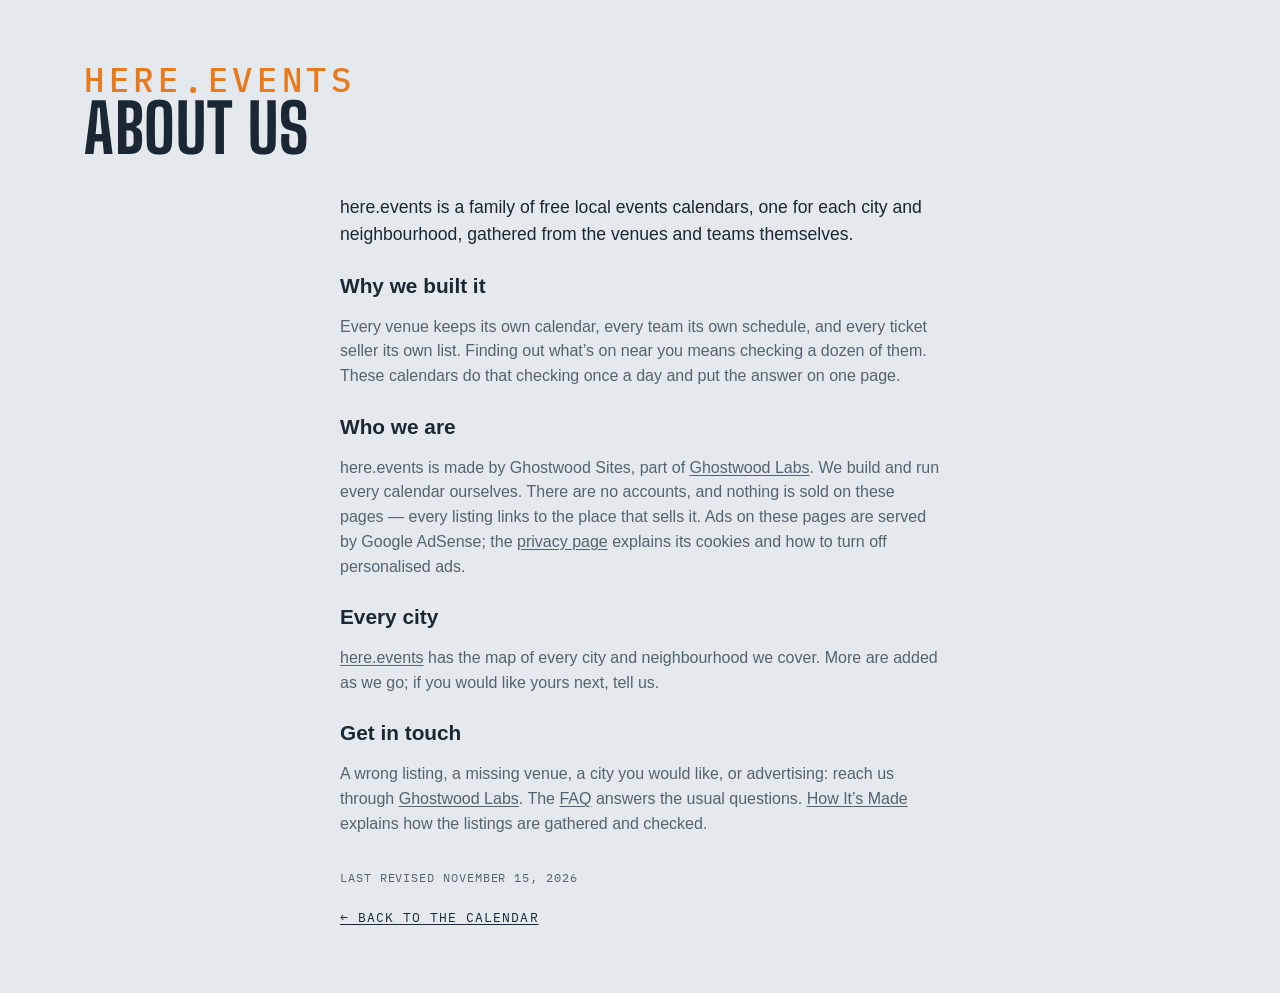
<file: site/about.html>
<!DOCTYPE html>
<html lang="en">
<head>
<meta charset="utf-8">
<meta name="viewport" content="width=device-width, initial-scale=1, viewport-fit=cover">
<meta name="theme-color" media="(prefers-color-scheme: light)" content="#edf1f4">
<meta name="theme-color" media="(prefers-color-scheme: dark)" content="#141a20">
<script>
  try {
    var t = localStorage.getItem('lqa-theme');
    var PHONE = '(max-width: 640px), (pointer: coarse) and (max-height: 500px)';
    if ((t === 'light' || t === 'dark') && !matchMedia(PHONE).matches) document.documentElement.dataset.theme = t;
  } catch (e) { /* no storage — system it is */ }
</script>
<title>About Us — here.events</title>
<meta name="description" content="About here.events: free local events calendars for each city and neighbourhood, gathered from the venues and teams themselves.">
<link rel="canonical" href="https://seattle.here.events/about.html">
<link rel="icon" href="favicon.svg" type="image/svg+xml">
<link rel="preconnect" href="https://fonts.googleapis.com">
<link rel="preconnect" href="https://fonts.gstatic.com" crossorigin>
<link href="https://fonts.googleapis.com/css2?family=Big+Shoulders:opsz,wght@10..72,500;10..72,700&family=IBM+Plex+Mono:wght@400;500&display=swap" rel="stylesheet">
<link rel="stylesheet" href="styles.css?v=__V__">
<script src="city.js?v=__V__"></script>
</head>
<body>

<!-- the Ghostwood Labs mark, drawn once; the masthead and the footer <use> it -->
<svg width="0" height="0" style="position:absolute" aria-hidden="true">
  <symbol id="gw-mark" viewBox="0 0 576 576">
    <g fill="none" stroke="currentColor" stroke-width="24" stroke-linecap="round" stroke-linejoin="round">
      <path d="M300.19 51.03A26 26 0 0 1 275.81 51.03L235.63 29.71A26 26 0 0 0 210.57 30.08L103.63 91.02A26 26 0 0 0 90.5 113.61L90.5 161.4A26 26 0 0 1 77.38 183.98L39.62 205.52A26 26 0 0 0 26.5 228.1L26.5 347.9A26 26 0 0 0 39.62 370.48L77.38 392.02A26 26 0 0 1 90.5 414.6L90.5 462.39A26 26 0 0 0 103.63 484.98L210.57 545.92A26 26 0 0 0 235.63 546.29L275.81 524.97A26 26 0 0 1 300.19 524.97L340.37 546.29A26 26 0 0 0 365.43 545.92L472.37 484.98A26 26 0 0 0 485.5 462.39L485.5 414.6A26 26 0 0 1 498.62 392.02L536.38 370.48A26 26 0 0 0 549.5 347.9L549.5 228.1A26 26 0 0 0 536.38 205.52L498.62 183.98A26 26 0 0 1 485.5 161.4L485.5 113.61A26 26 0 0 0 472.37 91.02L365.43 30.08A26 26 0 0 0 340.37 29.71L300.19 51.03Z"/>
      <path d="M288 57.5L288 177.5"/>
      <path d="M288 518.5L288 403.5"/>
      <path d="M90.5 176.5L144.63 204.58A26 26 0 0 0 169.19 204.26L209.58 181.92A26 26 0 0 0 223 159.17L223 101.5L158.5 137.5"/>
      <path d="M485.5 176.5L431.37 204.58A26 26 0 0 1 406.81 204.26L366.42 181.92A26 26 0 0 1 353 159.17L353 101.5L417.5 137.5"/>
      <path d="M157 211L157 287.5"/>
      <path d="M419 211L419 287.5"/>
      <path d="M90.5 399.5L144.63 371.42A26 26 0 0 1 169.19 371.74L209.58 394.08A26 26 0 0 1 223 416.83L223 474.5L158.5 438.5"/>
      <path d="M485.5 399.5L431.37 371.42A26 26 0 0 0 406.81 371.74L366.42 394.08A26 26 0 0 0 353 416.83L353 474.5L417.5 438.5"/>
      <path d="M26.5 288L92 325.5L92 250.5"/>
      <path d="M549.5 288L484 325.5L484 250.5"/>
    </g>
  </symbol>
</svg>

<!-- About us (Steve, 2026-10-29: "Create an about us section just to the left of FAQ, make it work
     the same"): one shared page for every city, word for word, like the FAQ. Styled by .ad-page. -->
<header class="masthead">
  <div class="masthead-text">
    <p class="eyebrow">here.events</p>
    <h1>About Us</h1>
  </div>
</header>
<main class="ad-page about-page">
  <p class="ad-lead">here.events is a family of free local events calendars, one for each city and neighbourhood, gathered from the venues and teams themselves.</p>

  <h2>Why we built it</h2>
  <p>Every venue keeps its own calendar, every team its own schedule, and every ticket seller its own list. Finding out what’s on near you means checking a dozen of them. These calendars do that checking once a day and put the answer on one page.</p>

  <h2>Who we are</h2>
  <p>here.events is made by Ghostwood Sites, part of <a href="https://ghostwoodlabs.com/" rel="noopener">Ghostwood Labs</a>. We build and run every calendar ourselves. There are no accounts, and nothing is sold on these pages — every listing links to the place that sells it. Ads on these pages are served by Google AdSense; the <a href="https://here.events/privacy/">privacy page</a> explains its cookies and how to turn off personalised ads.</p>

  <h2>Every city</h2>
  <p><a href="https://here.events/">here.events</a> has the map of every city and neighbourhood we cover. More are added as we go; if you would like yours next, tell us.</p>

  <h2>Get in touch</h2>
  <p>A wrong listing, a missing venue, a city you would like, or advertising: reach us through <a href="https://ghostwoodlabs.com/" rel="noopener">Ghostwood Labs</a>. The <a href="faq.html">FAQ</a> answers the usual questions. <a href="how.html">How It’s Made</a> explains how the listings are gathered and checked.</p>

  <p class="ad-revised">Last revised <time datetime="2026-11-15">November 15, 2026</time></p>
  <a class="ad-back" href="./">← Back to the calendar</a>
</main>
</body>
</html>
</file>
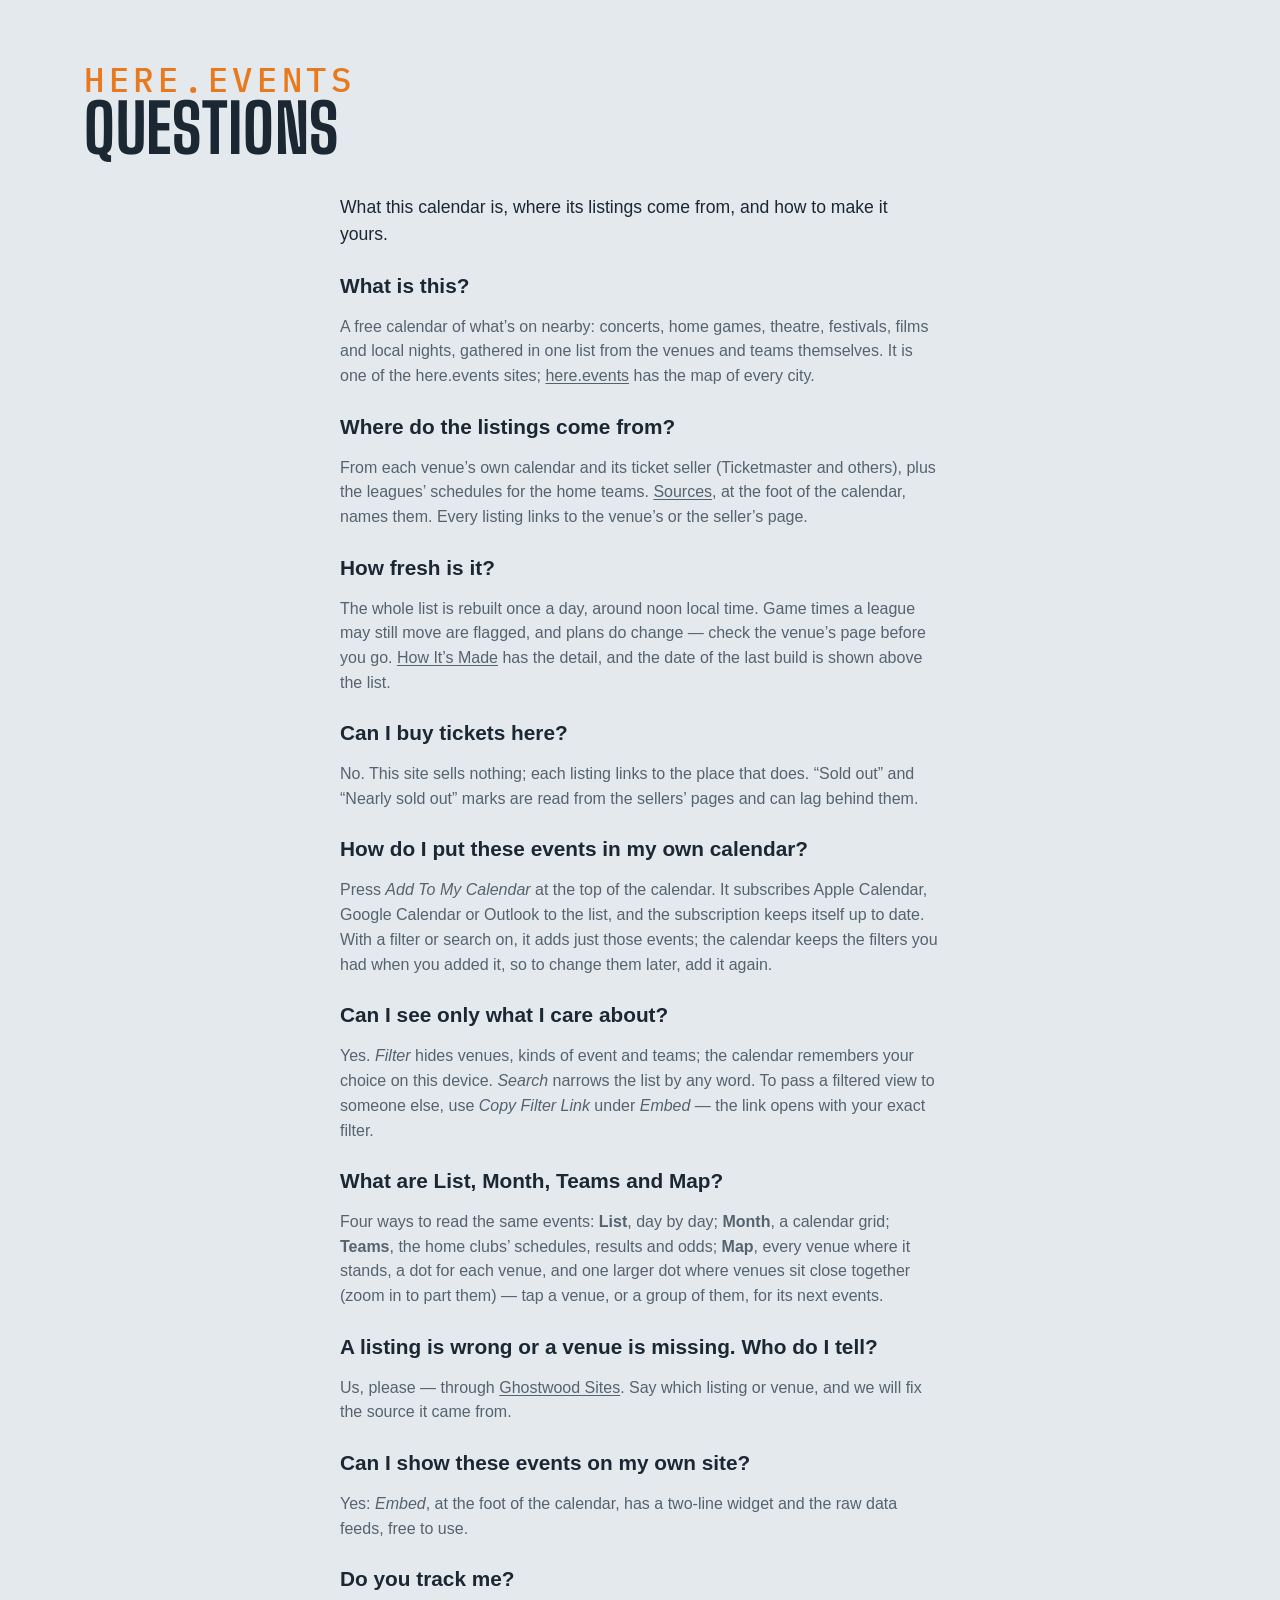
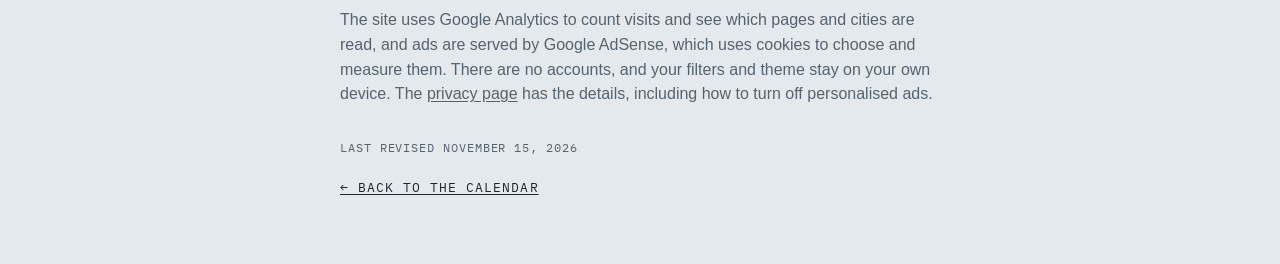
<file: site/faq.html>
<!DOCTYPE html>
<html lang="en">
<head>
<meta charset="utf-8">
<meta name="viewport" content="width=device-width, initial-scale=1, viewport-fit=cover">
<meta name="theme-color" media="(prefers-color-scheme: light)" content="#edf1f4">
<meta name="theme-color" media="(prefers-color-scheme: dark)" content="#141a20">
<script>
  try {
    var t = localStorage.getItem('lqa-theme');
    var PHONE = '(max-width: 640px), (pointer: coarse) and (max-height: 500px)';
    if ((t === 'light' || t === 'dark') && !matchMedia(PHONE).matches) document.documentElement.dataset.theme = t;
  } catch (e) { /* no storage — system it is */ }
</script>
<title>Questions — here.events</title>
<meta name="description" content="Questions about this events calendar: where the listings come from, how fresh they are, and how to put them in your own calendar.">
<link rel="canonical" href="https://seattle.here.events/faq.html">
<link rel="icon" href="favicon.svg" type="image/svg+xml">
<link rel="preconnect" href="https://fonts.googleapis.com">
<link rel="preconnect" href="https://fonts.gstatic.com" crossorigin>
<link href="https://fonts.googleapis.com/css2?family=Big+Shoulders:opsz,wght@10..72,500;10..72,700&family=IBM+Plex+Mono:wght@400;500&display=swap" rel="stylesheet">
<link rel="stylesheet" href="styles.css?v=__V__">
<script src="city.js?v=__V__"></script>
</head>
<body>

<!-- the Ghostwood Labs mark, drawn once; the masthead and the footer <use> it -->
<svg width="0" height="0" style="position:absolute" aria-hidden="true">
  <symbol id="gw-mark" viewBox="0 0 576 576">
    <g fill="none" stroke="currentColor" stroke-width="24" stroke-linecap="round" stroke-linejoin="round">
      <path d="M300.19 51.03A26 26 0 0 1 275.81 51.03L235.63 29.71A26 26 0 0 0 210.57 30.08L103.63 91.02A26 26 0 0 0 90.5 113.61L90.5 161.4A26 26 0 0 1 77.38 183.98L39.62 205.52A26 26 0 0 0 26.5 228.1L26.5 347.9A26 26 0 0 0 39.62 370.48L77.38 392.02A26 26 0 0 1 90.5 414.6L90.5 462.39A26 26 0 0 0 103.63 484.98L210.57 545.92A26 26 0 0 0 235.63 546.29L275.81 524.97A26 26 0 0 1 300.19 524.97L340.37 546.29A26 26 0 0 0 365.43 545.92L472.37 484.98A26 26 0 0 0 485.5 462.39L485.5 414.6A26 26 0 0 1 498.62 392.02L536.38 370.48A26 26 0 0 0 549.5 347.9L549.5 228.1A26 26 0 0 0 536.38 205.52L498.62 183.98A26 26 0 0 1 485.5 161.4L485.5 113.61A26 26 0 0 0 472.37 91.02L365.43 30.08A26 26 0 0 0 340.37 29.71L300.19 51.03Z"/>
      <path d="M288 57.5L288 177.5"/>
      <path d="M288 518.5L288 403.5"/>
      <path d="M90.5 176.5L144.63 204.58A26 26 0 0 0 169.19 204.26L209.58 181.92A26 26 0 0 0 223 159.17L223 101.5L158.5 137.5"/>
      <path d="M485.5 176.5L431.37 204.58A26 26 0 0 1 406.81 204.26L366.42 181.92A26 26 0 0 1 353 159.17L353 101.5L417.5 137.5"/>
      <path d="M157 211L157 287.5"/>
      <path d="M419 211L419 287.5"/>
      <path d="M90.5 399.5L144.63 371.42A26 26 0 0 1 169.19 371.74L209.58 394.08A26 26 0 0 1 223 416.83L223 474.5L158.5 438.5"/>
      <path d="M485.5 399.5L431.37 371.42A26 26 0 0 0 406.81 371.74L366.42 394.08A26 26 0 0 0 353 416.83L353 474.5L417.5 438.5"/>
      <path d="M26.5 288L92 325.5L92 250.5"/>
      <path d="M549.5 288L484 325.5L484 250.5"/>
    </g>
  </symbol>
</svg>

<!-- The FAQ (Steve, 2026-10-28, queued "creating a FAQ page"): one shared page for
     every city, word for word, "here.events" over the heading on every site (Steve,
     2026-10-29: "FAQ doesn't need the city/neighboorhood"). Styled by .ad-page in styles.css, like Advertise. -->
<header class="masthead">
  <div class="masthead-text">
    <p class="eyebrow">here.events</p>
    <h1>Questions</h1>
  </div>
</header>
<main class="ad-page faq-page">
  <p class="ad-lead">What this calendar is, where its listings come from, and how to make it yours.</p>

  <h2>What is this?</h2>
  <p>A free calendar of what’s on nearby: concerts, home games, theatre, festivals, films and local nights, gathered in one list from the venues and teams themselves. It is one of the here.events sites; <a href="https://here.events/">here.events</a> has the map of every city.</p>

  <h2>Where do the listings come from?</h2>
  <p>From each venue’s own calendar and its ticket seller (Ticketmaster and others), plus the leagues’ schedules for the home teams. <a href="sources.html">Sources</a>, at the foot of the calendar, names them. Every listing links to the venue’s or the seller’s page.</p>

  <h2>How fresh is it?</h2>
  <p>The whole list is rebuilt once a day, around noon local time. Game times a league may still move are flagged, and plans do change — check the venue’s page before you go. <a href="how.html">How It’s Made</a> has the detail, and the date of the last build is shown above the list.</p>

  <h2>Can I buy tickets here?</h2>
  <p>No. This site sells nothing; each listing links to the place that does. “Sold out” and “Nearly sold out” marks are read from the sellers’ pages and can lag behind them.</p>

  <h2>How do I put these events in my own calendar?</h2>
  <p>Press <em>Add To My Calendar</em> at the top of the calendar. It subscribes Apple Calendar, Google Calendar or Outlook to the list, and the subscription keeps itself up to date. With a filter or search on, it adds just those events; the calendar keeps the filters you had when you added it, so to change them later, add it again.</p>

  <h2>Can I see only what I care about?</h2>
  <p>Yes. <em>Filter</em> hides venues, kinds of event and teams; the calendar remembers your choice on this device. <em>Search</em> narrows the list by any word. To pass a filtered view to someone else, use <em>Copy Filter Link</em> under <em>Embed</em> — the link opens with your exact filter.</p>

  <h2>What are List, Month, Teams and Map?</h2>
  <p>Four ways to read the same events: <strong>List</strong>, day by day; <strong>Month</strong>, a calendar grid; <strong>Teams</strong>, the home clubs’ schedules, results and odds; <strong>Map</strong>, every venue where it stands, a dot for each venue, and one larger dot where venues sit close together (zoom in to part them) — tap a venue, or a group of them, for its next events.</p>

  <h2>A listing is wrong or a venue is missing. Who do I tell?</h2>
  <p>Us, please — through <a href="https://ghostwoodlabs.com/" rel="noopener">Ghostwood Sites</a>. Say which listing or venue, and we will fix the source it came from.</p>

  <h2>Can I show these events on my own site?</h2>
  <p>Yes: <em>Embed</em>, at the foot of the calendar, has a two-line widget and the raw data feeds, free to use.</p>

  <h2>Do you track me?</h2>
  <p>The site uses Google Analytics to count visits and see which pages and cities are read, and ads are served by Google AdSense, which uses cookies to choose and measure them. There are no accounts, and your filters and theme stay on your own device. The <a href="https://here.events/privacy/">privacy page</a> has the details, including how to turn off personalised ads.</p>

  <p class="ad-revised">Last revised <time datetime="2026-11-15">November 15, 2026</time></p>
  <a class="ad-back" href="./">← Back to the calendar</a>
</main>
</body>
</html>
</file>
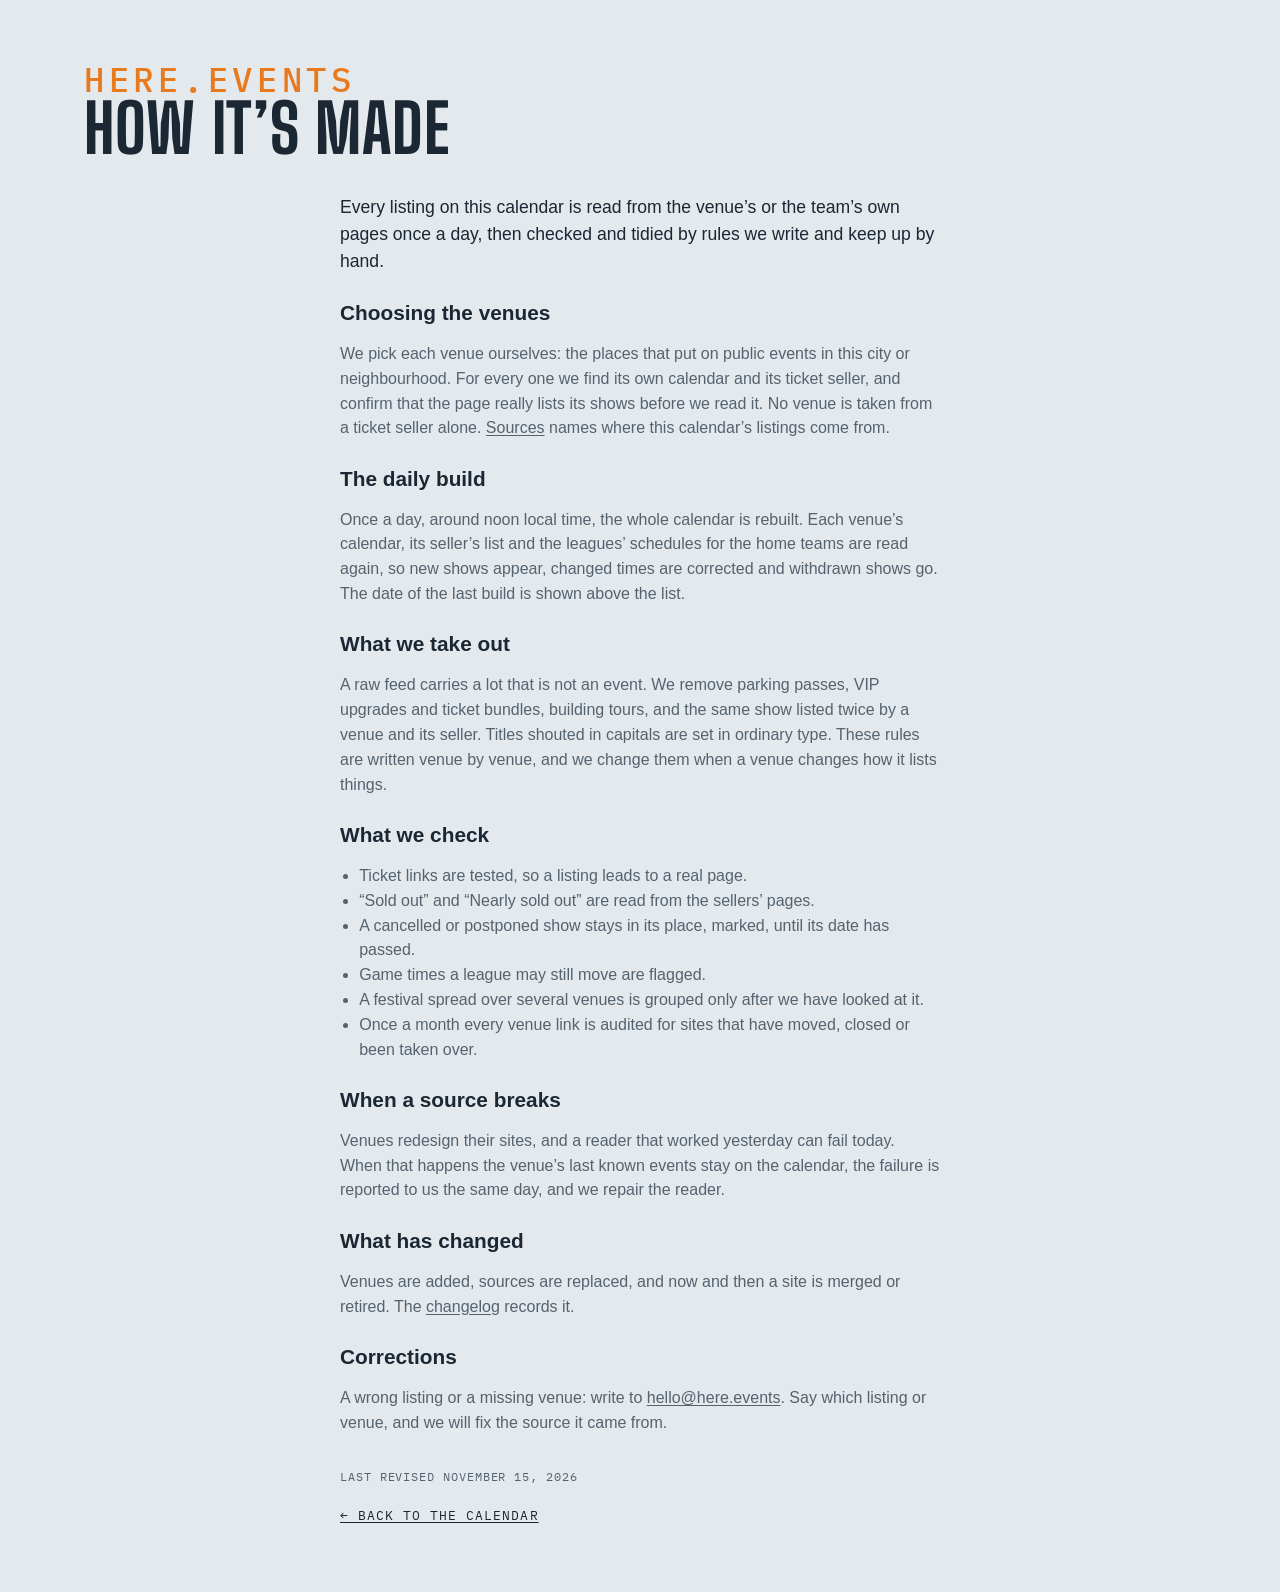
<file: site/how.html>
<!DOCTYPE html>
<html lang="en">
<head>
<meta charset="utf-8">
<meta name="viewport" content="width=device-width, initial-scale=1, viewport-fit=cover">
<meta name="theme-color" media="(prefers-color-scheme: light)" content="#edf1f4">
<meta name="theme-color" media="(prefers-color-scheme: dark)" content="#141a20">
<script>
  try {
    var t = localStorage.getItem('lqa-theme');
    var PHONE = '(max-width: 640px), (pointer: coarse) and (max-height: 500px)';
    if ((t === 'light' || t === 'dark') && !matchMedia(PHONE).matches) document.documentElement.dataset.theme = t;
  } catch (e) {}
</script>
<title>How This Calendar Is Made — here.events</title>
<meta name="description" content="How the here.events calendars are made: which venues are chosen, what is read each day, what is taken out by hand, and what is checked before a listing is published.">
<link rel="canonical" href="https://seattle.here.events/how.html">
<link rel="icon" href="favicon.svg" type="image/svg+xml">
<link rel="preconnect" href="https://fonts.googleapis.com">
<link rel="preconnect" href="https://fonts.gstatic.com" crossorigin>
<link href="https://fonts.googleapis.com/css2?family=Big+Shoulders:opsz,wght@10..72,500;10..72,700&family=IBM+Plex+Mono:wght@400;500&display=swap" rel="stylesheet">
<link rel="stylesheet" href="styles.css?v=__V__">
<script src="city.js?v=__V__"></script>
</head>
<body>

<svg width="0" height="0" style="position:absolute" aria-hidden="true">
  <symbol id="gw-mark" viewBox="0 0 576 576">
    <g fill="none" stroke="currentColor" stroke-width="24" stroke-linecap="round" stroke-linejoin="round">
      <path d="M300.19 51.03A26 26 0 0 1 275.81 51.03L235.63 29.71A26 26 0 0 0 210.57 30.08L103.63 91.02A26 26 0 0 0 90.5 113.61L90.5 161.4A26 26 0 0 1 77.38 183.98L39.62 205.52A26 26 0 0 0 26.5 228.1L26.5 347.9A26 26 0 0 0 39.62 370.48L77.38 392.02A26 26 0 0 1 90.5 414.6L90.5 462.39A26 26 0 0 0 103.63 484.98L210.57 545.92A26 26 0 0 0 235.63 546.29L275.81 524.97A26 26 0 0 1 300.19 524.97L340.37 546.29A26 26 0 0 0 365.43 545.92L472.37 484.98A26 26 0 0 0 485.5 462.39L485.5 414.6A26 26 0 0 1 498.62 392.02L536.38 370.48A26 26 0 0 0 549.5 347.9L549.5 228.1A26 26 0 0 0 536.38 205.52L498.62 183.98A26 26 0 0 1 485.5 161.4L485.5 113.61A26 26 0 0 0 472.37 91.02L365.43 30.08A26 26 0 0 0 340.37 29.71L300.19 51.03Z"/>
      <path d="M288 57.5L288 177.5"/>
      <path d="M288 518.5L288 403.5"/>
      <path d="M90.5 176.5L144.63 204.58A26 26 0 0 0 169.19 204.26L209.58 181.92A26 26 0 0 0 223 159.17L223 101.5L158.5 137.5"/>
      <path d="M485.5 176.5L431.37 204.58A26 26 0 0 1 406.81 204.26L366.42 181.92A26 26 0 0 1 353 159.17L353 101.5L417.5 137.5"/>
      <path d="M157 211L157 287.5"/>
      <path d="M419 211L419 287.5"/>
      <path d="M90.5 399.5L144.63 371.42A26 26 0 0 1 169.19 371.74L209.58 394.08A26 26 0 0 1 223 416.83L223 474.5L158.5 438.5"/>
      <path d="M485.5 399.5L431.37 371.42A26 26 0 0 0 406.81 371.74L366.42 394.08A26 26 0 0 0 353 416.83L353 474.5L417.5 438.5"/>
      <path d="M26.5 288L92 325.5L92 250.5"/>
      <path d="M549.5 288L484 325.5L484 250.5"/>
    </g>
  </symbol>
</svg>

<header class="masthead">
  <div class="masthead-text">
    <p class="eyebrow">here.events</p>
    <h1>How It’s Made</h1>
  </div>
</header>
<main class="ad-page how-page">
  <p class="ad-lead">Every listing on this calendar is read from the venue’s or the team’s own pages once a day, then checked and tidied by rules we write and keep up by hand.</p>

  <h2>Choosing the venues</h2>
  <p>We pick each venue ourselves: the places that put on public events in this city or neighbourhood. For every one we find its own calendar and its ticket seller, and confirm that the page really lists its shows before we read it. No venue is taken from a ticket seller alone. <a href="sources.html">Sources</a> names where this calendar’s listings come from.</p>

  <h2>The daily build</h2>
  <p>Once a day, around noon local time, the whole calendar is rebuilt. Each venue’s calendar, its seller’s list and the leagues’ schedules for the home teams are read again, so new shows appear, changed times are corrected and withdrawn shows go. The date of the last build is shown above the list.</p>

  <h2>What we take out</h2>
  <p>A raw feed carries a lot that is not an event. We remove parking passes, VIP upgrades and ticket bundles, building tours, and the same show listed twice by a venue and its seller. Titles shouted in capitals are set in ordinary type. These rules are written venue by venue, and we change them when a venue changes how it lists things.</p>

  <h2>What we check</h2>
  <ul>
    <li>Ticket links are tested, so a listing leads to a real page.</li>
    <li>“Sold out” and “Nearly sold out” are read from the sellers’ pages.</li>
    <li>A cancelled or postponed show stays in its place, marked, until its date has passed.</li>
    <li>Game times a league may still move are flagged.</li>
    <li>A festival spread over several venues is grouped only after we have looked at it.</li>
    <li>Once a month every venue link is audited for sites that have moved, closed or been taken over.</li>
  </ul>

  <h2>When a source breaks</h2>
  <p>Venues redesign their sites, and a reader that worked yesterday can fail today. When that happens the venue’s last known events stay on the calendar, the failure is reported to us the same day, and we repair the reader.</p>

  <h2>What has changed</h2>
  <p>Venues are added, sources are replaced, and now and then a site is merged or retired. The <a href="https://here.events/changelog/">changelog</a> records it.</p>

  <h2>Corrections</h2>
  <p>A wrong listing or a missing venue: write to <a href="mailto:hello@here.events">hello@here.events</a>. Say which listing or venue, and we will fix the source it came from.</p>

  <p class="ad-revised">Last revised <time datetime="2026-11-15">November 15, 2026</time></p>
  <a class="ad-back" href="./">← Back to the calendar</a>
</main>
</body>
</html>
</file>
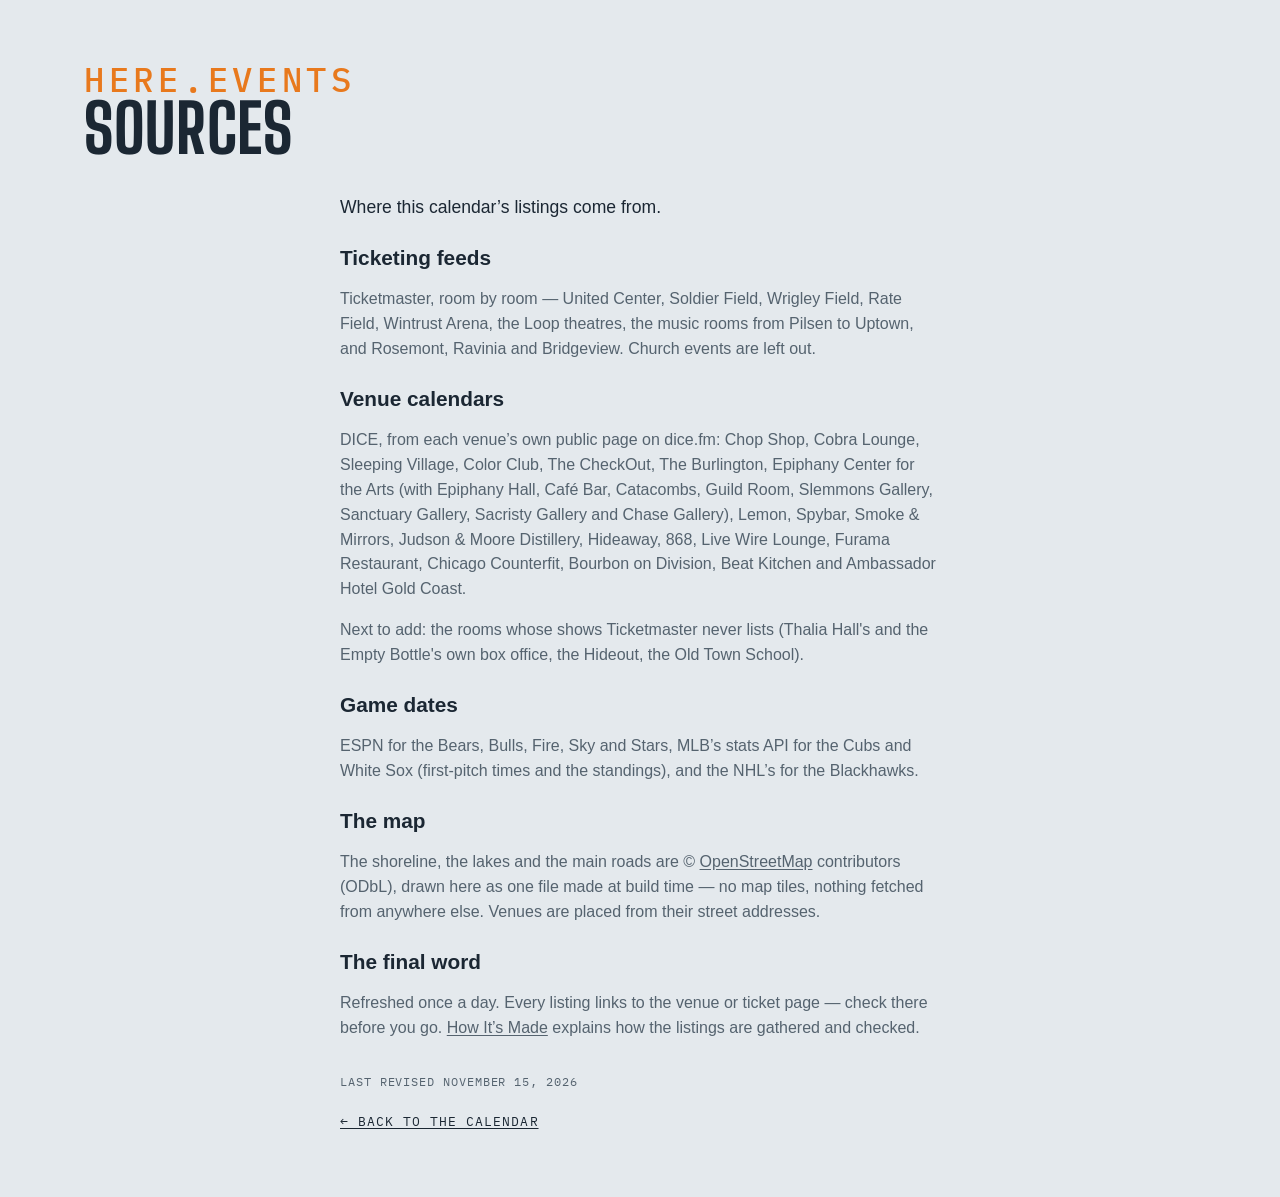
<file: site/sources.html>
<!DOCTYPE html>
<html lang="en">
<head>
<meta charset="utf-8">
<meta name="viewport" content="width=device-width, initial-scale=1, viewport-fit=cover">
<meta name="theme-color" media="(prefers-color-scheme: light)" content="#edf1f4">
<meta name="theme-color" media="(prefers-color-scheme: dark)" content="#141a20">
<script>
  try {
    var t = localStorage.getItem('lqa-theme');
    var PHONE = '(max-width: 640px), (pointer: coarse) and (max-height: 500px)';
    if ((t === 'light' || t === 'dark') && !matchMedia(PHONE).matches) document.documentElement.dataset.theme = t;
  } catch (e) { /* no storage — system it is */ }
</script>
<title>Sources — here.events</title>
<meta name="description" content="Where this events calendar’s listings come from: the ticket sellers, the venues’ own calendars and the leagues’ schedules.">
<link rel="icon" href="favicon.svg" type="image/svg+xml">
<link rel="preconnect" href="https://fonts.googleapis.com">
<link rel="preconnect" href="https://fonts.gstatic.com" crossorigin>
<link href="https://fonts.googleapis.com/css2?family=Big+Shoulders:opsz,wght@10..72,500;10..72,700&family=IBM+Plex+Mono:wght@400;500&display=swap" rel="stylesheet">
<link rel="stylesheet" href="styles.css?v=__V__">
<script src="city.js?v=__V__"></script>
</head>
<body>

<!-- the Ghostwood Labs mark, drawn once; the masthead and the footer <use> it -->
<svg width="0" height="0" style="position:absolute" aria-hidden="true">
  <symbol id="gw-mark" viewBox="0 0 576 576">
    <g fill="none" stroke="currentColor" stroke-width="24" stroke-linecap="round" stroke-linejoin="round">
      <path d="M300.19 51.03A26 26 0 0 1 275.81 51.03L235.63 29.71A26 26 0 0 0 210.57 30.08L103.63 91.02A26 26 0 0 0 90.5 113.61L90.5 161.4A26 26 0 0 1 77.38 183.98L39.62 205.52A26 26 0 0 0 26.5 228.1L26.5 347.9A26 26 0 0 0 39.62 370.48L77.38 392.02A26 26 0 0 1 90.5 414.6L90.5 462.39A26 26 0 0 0 103.63 484.98L210.57 545.92A26 26 0 0 0 235.63 546.29L275.81 524.97A26 26 0 0 1 300.19 524.97L340.37 546.29A26 26 0 0 0 365.43 545.92L472.37 484.98A26 26 0 0 0 485.5 462.39L485.5 414.6A26 26 0 0 1 498.62 392.02L536.38 370.48A26 26 0 0 0 549.5 347.9L549.5 228.1A26 26 0 0 0 536.38 205.52L498.62 183.98A26 26 0 0 1 485.5 161.4L485.5 113.61A26 26 0 0 0 472.37 91.02L365.43 30.08A26 26 0 0 0 340.37 29.71L300.19 51.03Z"/>
      <path d="M288 57.5L288 177.5"/>
      <path d="M288 518.5L288 403.5"/>
      <path d="M90.5 176.5L144.63 204.58A26 26 0 0 0 169.19 204.26L209.58 181.92A26 26 0 0 0 223 159.17L223 101.5L158.5 137.5"/>
      <path d="M485.5 176.5L431.37 204.58A26 26 0 0 1 406.81 204.26L366.42 181.92A26 26 0 0 1 353 159.17L353 101.5L417.5 137.5"/>
      <path d="M157 211L157 287.5"/>
      <path d="M419 211L419 287.5"/>
      <path d="M90.5 399.5L144.63 371.42A26 26 0 0 1 169.19 371.74L209.58 394.08A26 26 0 0 1 223 416.83L223 474.5L158.5 438.5"/>
      <path d="M485.5 399.5L431.37 371.42A26 26 0 0 0 406.81 371.74L366.42 394.08A26 26 0 0 0 353 416.83L353 474.5L417.5 438.5"/>
      <path d="M26.5 288L92 325.5L92 250.5"/>
      <path d="M549.5 288L484 325.5L484 250.5"/>
    </g>
  </symbol>
</svg>

<!-- The sources (Steve, 2026-10-29: "make it work like FAQ"): moved here from the footer's
     floating panel. "here.events" over the heading like the FAQ, but the text below is this
     city's own — each city keeps its own sources.html. Styled by .ad-page in styles.css. -->
<header class="masthead">
  <div class="masthead-text">
    <p class="eyebrow">here.events</p>
    <h1>Sources</h1>
  </div>
</header>
<main class="ad-page sources-page">
  <p class="ad-lead">Where this calendar’s listings come from.</p>

  <h2>Ticketing feeds</h2>
  <p>Ticketmaster, room by room — United Center, Soldier Field, Wrigley Field, Rate Field, Wintrust Arena, the Loop theatres, the music rooms from Pilsen to Uptown, and Rosemont, Ravinia and Bridgeview. Church events are left out.</p>

  <h2>Venue calendars</h2>
  <p>DICE, from each venue’s own public page on dice.fm: Chop Shop, Cobra Lounge, Sleeping Village, Color Club, The CheckOut, The Burlington, Epiphany Center for the Arts (with Epiphany Hall, Café Bar, Catacombs, Guild Room, Slemmons Gallery, Sanctuary Gallery, Sacristy Gallery and Chase Gallery), Lemon, Spybar, Smoke &amp; Mirrors, Judson &amp; Moore Distillery, Hideaway, 868, Live Wire Lounge, Furama Restaurant, Chicago Counterfit, Bourbon on Division, Beat Kitchen and Ambassador Hotel Gold Coast.</p>
  <p>Next to add: the rooms whose shows Ticketmaster never lists (Thalia Hall's and the Empty Bottle's own box office, the Hideout, the Old Town School).</p>

  <h2>Game dates</h2>
  <p>ESPN for the Bears, Bulls, Fire, Sky and Stars, MLB’s stats API for the Cubs and White Sox (first-pitch times and the standings), and the NHL’s for the Blackhawks.</p>

  <h2>The map</h2>
  <p>The shoreline, the lakes and the main roads are © <a href="https://www.openstreetmap.org/copyright" target="_blank" rel="noopener">OpenStreetMap</a> contributors (ODbL), drawn here as one file made at build time — no map tiles, nothing fetched from anywhere else. Venues are placed from their street addresses.</p>

  <h2>The final word</h2>
  <p>Refreshed once a day. Every listing links to the venue or ticket page — check there before you go. <a href="how.html">How It’s Made</a> explains how the listings are gathered and checked.</p>

  <p class="ad-revised">Last revised <time datetime="2026-11-15">November 15, 2026</time></p>
  <a class="ad-back" href="./">← Back to the calendar</a>
</main>
</body>
</html>
</file>
<file: site/styles.css>
/* Lower Queen Anne Events — overcast-sky palette, marquee display type. */

:root {
  --sky: #e4e9ed;        /* overcast paper (a step down from #edf1f4, Steve 2026-10-12: "a little less glaring") */
  --mist: #f7f9fb;       /* card surface (was pure white) */
  --ink: #1b2733;        /* Puget ink */
  --ink-soft: #55636f;
  --ink-bright: #1b2733; /* the logo: pure white in the dark palette, ink here */
  --line: #c3ccd4;
  --gold: #e8791d;       /* Space Needle "Galaxy Gold" */
  --gold-soft: #fbe9d8;
  /* Color coding is muted (a step back from the pure primaries) and each
     group keeps to its own family so a dot or stripe reads as what it is:
     venues are cool (blue → violet → teal), event types are warm (yellow →
     orange → red → pink). */
  /* venue hues (chips, grid ticks, agenda tags): a sweep from teal through
     blue and violet to magenta, neighbors alternating light and dark */
  /* all three families sit a step back from the pure primaries: the same
     hues, less glare, so the stripes and ticks read after the titles */
  --v-uc: #9e2e2e; --v-soldier: #2e4f9e; --v-wrigley: #6f9e2e; --v-rate: #9e2e90; --v-wintrust: #2e9e8b; --v-cu1: #9e6b2e; /* the rooms, one hue each (city.js cssVar), spread round the wheel */
  --v-pavilion: #4a2e9e; --v-navypier: #339e2e; --v-chitheatre: #9e2e53; --v-cadillac: #2e749e; --v-cibc: #959e2e; --v-nederlander: #872e9e;
  --v-shakes: #2e9e66; --v-cso: #9e452e; --v-saltshed: #2e379e; --v-aragon: #589e2e; --v-riviera: #9e2e79; --v-metro: #2e9a9e;
  --v-hob: #9e822e; --v-thalia: #612e9e; --v-vic: #2e9e40; --v-radius: #9e2e3c; --v-concord: #2e5d9e; --v-parkwest: #7e9e2e;
  --v-lincoln: #9e2e9e; --v-bottom: #2e9e7d; --v-ramova: #9e5c2e; --v-reggies: #3c2e9e; --v-chopshop: #419e2e; --v-allstate: #9e2e62;
  --v-rosemont: #2e829e; --v-ravinia: #9e992e; --v-seatgeek: #782e9e;
  --v-cobralounge: #2e9e53; --v-sleepingvillag: #26827c; --v-colorclub: #ba369b; --v-checkout: #9e392e; --v-burlington: #824226; --v-epiphanycenter: #36ba85; /* the DICE venues (2026-11-03) */
  --v-lemon: #629e2e; --v-spybar: #3f8226; --v-smokemirrors: #ba3655; --v-judsonmooredis: #9e752e; --v-hideaway: #827326; --v-868: #36ba3f;
  --v-livewirelounge: #2e8f9e; --v-furamarestaura: #5a2682; --v-chicagocounter: #ba3681; --v-bourbonondivis: #932e9e; --v-beatkitchen: #708226; --v-ambassadorhote: #3650ba;
  --venue-text: 72%;     /* how much of the venue hue the card's venue label keeps (light mode) */
  --tint: 26%;           /* the venue wash behind a series card (light mode; 13% in the dark palette) */
  --row-a: #f3f6f8; --row-b: #d6dde3; /* the list's rows alternate light and dark grey; only a series keeps its venue's hue (Steve, 2026-10-20) */
  /* event-type hues (calendar ticks, agenda right edge): concerts salmon and
     arts crimson keep clear of the brand orange; movies slate = "quiet" */
  --t-concert: #d9664f;
  --t-sports: #d4b106;
  --t-arts: #b8303f;
  --t-movie: #7a8a99;
  --t-community: #d63f9c;
  --t-expo: #2a9d8f;      /* conventions & expos: turquoise, the one hue the types didn't use */
  --t-bar: #c28a12;       /* bar nights: amber, an ale between the sports yellow and concert salmon */
  --alert: #e02b26;       /* cancelled / postponed notes: plain bright red */
  --barh-base: 3.4rem;   /* the pinned filter bar's height (chips 2.25rem + padding) */
  --titleh: 1.7rem;      /* the bar's title line (1.2rem + .5rem gap), added while scrolled */
  --barh: var(--barh-base); /* what the sticky things below the bar offset by */
  --rule: color-mix(in srgb, var(--line), var(--ink-soft)); /* list dividers: a step brighter than --line */
  /* the scorebug (the live game block, .tf-bug): a light panel in this theme, the broadcast's charcoal in the dark one (Steve, 2026-10-12: the charcoal panel on the light card looked bad) */
  --bug-bg: #f9fafb; --bug-frame: #c9d2da; --bug-ink: #1b2733; --bug-soft: #55636f; --bug-dim: #7c8894; --bug-rowline: #d5dce3; --bug-off: #b3bcc5; --bug-muted: #6b7784; --bug-score-bg: #ffffff; --bug-shadow: rgba(15, 25, 35, .10); --bug-redzone: #c8261f;
  --bug-bw: 1px; --frame: var(--line); --frame-w: 1px; /* the game block's frame and the bug's rules: hairlines in the card's line colour here, the 2px broadcast frame in the dark theme (Steve, 2026-10-12: "soften … the borders in general") */
  --cell-mix: 22%; --cell-ink: var(--ink); --cell-bar: 4px; --cell-shadow: none; /* the bug's team cells: a wash of the club colour with a bar of it at the left and ink type, instead of the solid cell ("soften the colors here") */
  --tick-mix: var(--ink); --tick-pct: 65%; /* the refresh countdown ring: the club's colour mixed toward ink here, toward white on the dark ground (the mix itself is written in the .tf-refresh rule: a token holding var(--team-2) would resolve here on :root, where no club colour exists, and come out empty) */
  --dot: color-mix(in srgb, var(--ink-soft) 40%, transparent); /* the dotted underline under the watch strip's links */
  --display: "Big Shoulders", "Arial Narrow", sans-serif;
  --body: -apple-system, BlinkMacSystemFont, "Segoe UI", "Helvetica Neue", sans-serif;
  --mono: "IBM Plex Mono", ui-monospace, Menlo, monospace;
}
/* Dark palette. Applies when the system prefers dark and the visitor hasn't
   picked Light, or whenever they've picked Dark (the toggle sets
   data-theme on <html>; "system" leaves it unset). The two blocks must
   stay identical — CSS has no way to give one ruleset two unrelated
   conditions. */
@media (prefers-color-scheme: dark) {
  :root:not([data-theme="light"]) {
    color-scheme: dark;
    --sky: #141a20; --mist: #1d252e; --ink: #e8edf1; --ink-soft: #9aa7b2; --ink-bright: #ffffff;
    --line: #333f4a; --gold: #f08a33; --gold-soft: #3a2a1a;
    --v-uc: #ea8686; --v-soldier: #86a3ea; --v-wrigley: #c0ea86; --v-rate: #ea86dd; --v-wintrust: #86ead9; --v-cu1: #eabc86;
    --v-pavilion: #9f86ea; --v-navypier: #8aea86; --v-chitheatre: #ea86a7; --v-cadillac: #86c4ea; --v-cibc: #e1ea86; --v-nederlander: #d586ea;
    --v-shakes: #86eab7; --v-cso: #ea9a86; --v-saltshed: #868eea; --v-aragon: #abea86; --v-riviera: #ea86c8; --v-metro: #86e6ea;
    --v-hob: #ead086; --v-thalia: #b386ea; --v-vic: #86ea96; --v-radius: #ea8692; --v-concord: #86b0ea; --v-parkwest: #cdea86;
    --v-lincoln: #e986ea; --v-bottom: #86eacc; --v-ramova: #eaaf86; --v-reggies: #9286ea; --v-chopshop: #97ea86; --v-allstate: #ea86b4;
    --v-rosemont: #86d1ea; --v-ravinia: #eae586; --v-seatgeek: #c886ea;
    --v-cobralounge: #86eaa7; --v-sleepingvillag: #a8f0eb; --v-colorclub: #e363c5; --v-checkout: #ea9086; --v-burlington: #f0bea8; --v-epiphanycenter: #63e3b0; /* the DICE venues (2026-11-03) */
    --v-lemon: #b4ea86; --v-spybar: #bbf0a8; --v-smokemirrors: #e36381; --v-judsonmooredis: #eac586; --v-hideaway: #f0e4a8; --v-868: #63e36c;
    --v-livewirelounge: #86dcea; --v-furamarestaura: #d1a8f0; --v-chicagocounter: #e363ac; --v-bourbonondivis: #e086ea; --v-beatkitchen: #e1f0a8; --v-ambassadorhote: #637de3;
    --venue-text: 100%; --tint: 13%;
    --row-a: #1e252c; --row-b: #2c343c;
    --t-concert: #f0806a; --t-sports: #f2d21b; --t-arts: #d63a4f;
    --t-movie: #8b9db0; --t-community: #e660a8; --t-expo: #4fd1c5; --t-bar: #e3ad3c; --alert: #ff4b3e;
    --bug-bg: #2b2d30; --bug-frame: #c9cdd2; --bug-ink: #f4f4f4; --bug-soft: #d5d8dc; --bug-dim: #b9bec4; --bug-rowline: #5c6167; --bug-off: #6a6d72; --bug-muted: #4a4f56; --bug-score-bg: #fafafa; --bug-shadow: rgba(0, 0, 0, .35); --bug-redzone: #ff7b7b;
  --bug-bw: 2px; --frame: var(--ink-soft); --frame-w: 2px; --cell-mix: 100%; --cell-ink: #fff; --cell-bar: 0px; --cell-shadow: 0 1px 2px rgba(0, 0, 0, .5);
    --bug-bw: 2px; --frame: var(--ink-soft); --frame-w: 2px; --cell-mix: 100%; --cell-ink: #fff; --cell-bar: 0px; --cell-shadow: 0 1px 2px rgba(0, 0, 0, .5);
    --tick-mix: white; --tick-pct: 45%;
    --dot: color-mix(in srgb, var(--ink-soft) 60%, transparent);
  }
}
:root[data-theme="dark"] {
  color-scheme: dark;
  --sky: #141a20; --mist: #1d252e; --ink: #e8edf1; --ink-soft: #9aa7b2; --ink-bright: #ffffff;
  --line: #333f4a; --gold: #f08a33; --gold-soft: #3a2a1a;
  --v-uc: #ea8686; --v-soldier: #86a3ea; --v-wrigley: #c0ea86; --v-rate: #ea86dd; --v-wintrust: #86ead9; --v-cu1: #eabc86;
  --v-pavilion: #9f86ea; --v-navypier: #8aea86; --v-chitheatre: #ea86a7; --v-cadillac: #86c4ea; --v-cibc: #e1ea86; --v-nederlander: #d586ea;
  --v-shakes: #86eab7; --v-cso: #ea9a86; --v-saltshed: #868eea; --v-aragon: #abea86; --v-riviera: #ea86c8; --v-metro: #86e6ea;
  --v-hob: #ead086; --v-thalia: #b386ea; --v-vic: #86ea96; --v-radius: #ea8692; --v-concord: #86b0ea; --v-parkwest: #cdea86;
  --v-lincoln: #e986ea; --v-bottom: #86eacc; --v-ramova: #eaaf86; --v-reggies: #9286ea; --v-chopshop: #97ea86; --v-allstate: #ea86b4;
  --v-rosemont: #86d1ea; --v-ravinia: #eae586; --v-seatgeek: #c886ea;
  --v-cobralounge: #86eaa7; --v-sleepingvillag: #a8f0eb; --v-colorclub: #e363c5; --v-checkout: #ea9086; --v-burlington: #f0bea8; --v-epiphanycenter: #63e3b0; /* the DICE venues (2026-11-03) */
  --v-lemon: #b4ea86; --v-spybar: #bbf0a8; --v-smokemirrors: #e36381; --v-judsonmooredis: #eac586; --v-hideaway: #f0e4a8; --v-868: #63e36c;
  --v-livewirelounge: #86dcea; --v-furamarestaura: #d1a8f0; --v-chicagocounter: #e363ac; --v-bourbonondivis: #e086ea; --v-beatkitchen: #e1f0a8; --v-ambassadorhote: #637de3;
  --venue-text: 100%; --tint: 13%;
  --row-a: #1e252c; --row-b: #2c343c;
  --t-concert: #f0806a; --t-sports: #f2d21b; --t-arts: #d63a4f;
  --t-movie: #8b9db0; --t-community: #e660a8; --t-expo: #4fd1c5; --t-bar: #e3ad3c; --alert: #ff4b3e;
  --bug-bg: #2b2d30; --bug-frame: #c9cdd2; --bug-ink: #f4f4f4; --bug-soft: #d5d8dc; --bug-dim: #b9bec4; --bug-rowline: #5c6167; --bug-off: #6a6d72; --bug-muted: #4a4f56; --bug-score-bg: #fafafa; --bug-shadow: rgba(0, 0, 0, .35); --bug-redzone: #ff7b7b;
  --tick-mix: white; --tick-pct: 45%;
  --dot: color-mix(in srgb, var(--ink-soft) 60%, transparent);
}
:root[data-theme="light"] { color-scheme: light; }

* { box-sizing: border-box; }
html { scroll-behavior: smooth; overflow-x: clip; } /* clip: the footer bleeds to the viewport edges */
@media (prefers-reduced-motion: reduce) { html { scroll-behavior: auto; } }
/* the page is 62rem wide, and steps wider on big screens so event names
   get a single line: the calendar column is fixed, so all of the extra
   width goes to the cards (the footer line follows) */
:root { --pagew: 62rem; }
@media (min-width: 1180px) { :root { --pagew: 72rem; } }
@media (min-width: 1360px) { :root { --pagew: 80rem; } }
body {
  /* no bottom padding: the sticky footer is the page's last thing, and any
     padding here would show as a blank band under it once the list is short.
     A column flex at least a viewport tall, so a short page (the Teams view
     with one team) still puts the footer at the bottom edge */
  display: flex; flex-direction: column; min-height: 100vh; min-height: 100dvh;
  margin: 0 auto; padding: 0 1.25rem; max-width: var(--pagew);
  background: var(--sky); color: var(--ink);
  font: 16px/1.55 var(--body);
}
/* flex items refuse to shrink below their content's minimum width, so one
   unwrappable line (a TV listing, the compact bar's title) would push a whole
   section past a phone's edge; let them shrink like blocks */
body > * { min-width: 0; }
a { color: inherit; text-underline-offset: 2px; }
:focus-visible { outline: 2px solid var(--ink-soft); outline-offset: 2px; }

/* ---- masthead ---- */
.masthead {
  display: flex; flex-wrap: wrap; gap: 1.5rem; align-items: flex-end;
  justify-content: space-between; padding: 2.5rem 0 1rem;
}
.eyebrow {
  font-family: var(--mono); font-size: .8rem; letter-spacing: .12em;
  text-transform: uppercase; color: var(--gold); margin: 0 0 .3rem;
}
h1 {
  font-family: var(--display); font-weight: 700; font-size: clamp(2.6rem, 7vw, 4.2rem);
  line-height: .92; text-transform: uppercase; letter-spacing: .01em; margin: 0;
}
.masthead-text { min-width: 0; max-width: 100%; } /* a flex item would grow to its widest line and push past a phone's edge */
/* "More Cities" (See All until 2026-10-13, Other Places until 2026-10-18): the pill before the theme pill, to the same map (Steve, 2026-10-12); in the pinned bar the chip's text folds away and the map glyph stays */
/* Add To My Calendar: the first of the masthead's tools (Steve, 2026-10-26, "should move here" — beside More Cities; in the bar from 2026-09-16 until then), sized like the More Cities pill beside it */
.masthead-tools #subscribeBtn { order: 3; display: inline-flex; align-items: center; gap: .45rem; min-height: calc(1.7rem + 8px); padding: 0 .95em; }
.masthead-tools #subscribeBtn svg { width: 1rem; height: 1rem; flex: none; }
.masthead-tools #subscribeBtn:hover { border-color: var(--ink-soft); }
.bar-title .masthead-tools #subscribeBtn { min-height: 1.7rem; padding: 0 .5em; } /* icon-only in the title line, like the pill (the label rule is .bar-title .masthead-tools .chip span) */
.masthead-tools .see-all { order: 4; display: inline-flex; align-items: center; gap: .45rem; min-height: calc(1.7rem + 8px); padding: 0 .95em; text-decoration: none; }
.masthead-tools .see-all svg { width: 1rem; height: 1rem; fill: none; stroke: currentColor; stroke-width: 1.6; stroke-linejoin: round; stroke-linecap: round; }
.masthead-tools .see-all:hover { border-color: var(--ink-soft); }
.bar-title .masthead-tools .see-all { min-height: 1.7rem; padding: 0 .5em; }
/* the mark and the name as one thing: the mark stretches to the text's
   height (eyebrow + title) and keeps square, in the footer mark's white */
.masthead { --mast-title: clamp(2.6rem, 7vw, 4.2rem); } /* the title's size; the eyebrow and the mark are cut from it */
.masthead h1 { font-size: var(--mast-title); }
/* the picture (Steve, 2026-09-21: line art, the Needle's crown the focus):
   the top of the Space Needle from the Highsmith aerial, traced to single
   smooth lines at build (a gradient-magnitude pass over the photo, see the
   memory note), a 4.5:1 window from the spire tip to the Queen Anne treeline
   with the Needle centred and the Cascades ridge behind
   (design/lqa-masthead-lines-gen.py). The
   drawing is a luminance mask (masthead-lines.png, white = line) over a box
   of ink, so the lines are the palette's own ink in either theme. A band
   behind the masthead, the Needle toward the right, dissolving into the page
   on every side — no hard edge where the art stops (Steve, 2026-09-21) */
.masthead { min-height: 11rem; overflow: hidden; isolation: isolate; } /* a slim band (Steve, 2026-09-20: minimal) */
.masthead-photo { /* the drawing fills the gap between the name and the theme pill (Steve, 2026-10-05: "in all the modes try to make it fill this space"): a flex item between them, as tall as the band (the negative margins reach over the band's padding) */
  order: 1; flex: 1 1 0; align-self: stretch; min-width: 0; z-index: -1;
  margin: -2.5rem 0 -1rem; pointer-events: none;
  background: #fff; opacity: .9; /* white lines on the dark palette, black on the light one (Steve: "white and black with antialiasing") */
  -webkit-mask-image: url(masthead-lines.png), linear-gradient(to right, transparent 0%, #000 10%, #000 92%, transparent 100%), linear-gradient(to bottom, #000 0%, #000 58%, transparent 100%);
  mask-image: url(masthead-lines.png), linear-gradient(to right, transparent 0%, #000 10%, #000 92%, transparent 100%), linear-gradient(to bottom, #000 0%, #000 58%, transparent 100%);
  -webkit-mask-size: auto 100%, 100% 100%, 100% 100%; mask-size: auto 100%, 100% 100%, 100% 100%; /* the drawing at the band's height, however wide the gap: the Needle stays whole, the ridge beside it shows as far as the gap allows */
  -webkit-mask-position: 50% 0%, 0 0, 0 0; mask-position: 50% 0%, 0 0, 0 0; /* the Needle is at the drawing's centre, so its spire is the centre of the gap at every width (Steve, 2026-10-05: "make the center the top of the needle") */
  -webkit-mask-repeat: no-repeat; mask-repeat: no-repeat;
  mask-mode: luminance, alpha, alpha;
  -webkit-mask-composite: source-in; mask-composite: intersect;
}
.masthead-tools { order: 2; }
:root[data-theme="light"] .masthead-photo { background: #000; opacity: .7; }
@media (prefers-color-scheme: light) { :root:not([data-theme="dark"]) .masthead-photo { background: #000; opacity: .7; } }
.masthead-text { position: relative; }
.masthead .eyebrow { font-size: calc(var(--mast-title) * .5); font-weight: 500; letter-spacing: .14em; margin-bottom: .1rem; line-height: 1; } /* "Seattle": half the title's size (Steve, 2026-09-16: twice the quarter it was), a shade bolder */
/* the masthead's tools (Steve, 2026-09-14): Add To My Calendar (back here
   2026-10-26), the More Cities pill and the theme pill at the masthead's
   right end — the bar below keeps its room for the switch, filters, search,
   the clubs and the season calendar chip */
.masthead { position: relative; }
.masthead-tools { display: flex; align-items: center; gap: .6rem; flex: none; margin-left: auto; }
.sub { color: var(--ink-soft); max-width: 34rem; margin: .8rem 0 0; }

.updated { /* the "Updated …" stamp: an eyebrow line under the title, spaced like the one above it */
  margin: .3rem 0 0; min-height: 1em;
}
/* Solid-ink pill with the page background as its text — a dark pill in
   light mode, a light one in dark — softened on hover (the event sheet's
   Tickets button). */
.btn-cal {
  display: inline-flex; align-items: center; gap: .55em; margin: auto 0;
  font: 600 1rem/1 var(--body); color: var(--sky); background: var(--ink);
  border: 0; border-radius: 999px; padding: .85em 1.4em .85em 1.15em; cursor: pointer;
  transition: background .15s, color .15s;
}
.btn-cal svg { width: 1.15em; height: 1.15em; flex: none; }
.btn-cal:hover { background: var(--ink-soft); color: var(--sky); }
/* the subscribe pop: app.js placeSubscribePop fixes it under the masthead's
   Add To My Calendar button (right edges aligned); these are the fallback
   position and the look */
.pop {
  position: absolute; right: 0; top: calc(100% + 1.1rem); z-index: 10;
  width: min(18rem, 100%); background: var(--mist); border: 1px solid var(--line);
  border-radius: 8px; padding: 1rem 1.1rem; box-shadow: 0 8px 28px rgba(15, 25, 35, .18);
  font-size: .92rem;
}
.pop p { margin: 0 0 .6rem; }
.pop > :last-child { margin-bottom: 0; }
/* everything in the pop sits on one centre line: the checkbox row, the
   three named calendar tiles, the QR / Copy Link chips, then the note */
.pop-tiles { display: grid; grid-template-columns: repeat(3, 4.6rem); justify-content: center; gap: .6rem; margin: 0 0 .7rem; }
.pop-tools { display: flex; justify-content: center; gap: .5rem; margin: 0 0 .9rem; }
.pop-tools .chip { display: inline-flex; align-items: center; gap: .4rem; text-decoration: none; padding: .45em .85em; }
.pop-tools .chip svg { width: 1rem; height: 1rem; flex: none; color: var(--gold); }
.pop-tools .chip:hover { border-color: var(--ink-soft); }
/* Copy Link: a check replaces the icon for a moment after copying */
.pop-tools .chip.is-done svg { display: none; }
.pop-tools .chip.is-done::before { content: "✓"; font-weight: 700; line-height: 1; }
.qr-panel { text-align: center; margin-bottom: .6rem; }
#qrImg {
  display: inline-block; width: 170px; height: 170px;
  background: #fff; padding: 6px; border-radius: 8px;
}
#qrImg svg { display: block; width: 100%; height: 100%; }
/* a tile: the service's icon over its name */
.tile {
  display: grid; justify-items: center; gap: .4rem;
  padding: .6rem .3rem .5rem; border: 1px solid var(--line); border-radius: 10px;
  background: var(--sky); text-decoration: none; color: var(--ink-soft);
}
.tile-logo { width: 2.4rem; height: 2.4rem; border-radius: 8px; object-fit: contain; }
.tile span { font-family: var(--mono); font-size: .62rem; text-transform: uppercase; letter-spacing: .08em; line-height: 1; }
.tile:hover { border-color: var(--ink-soft); color: var(--ink); }
/* ---- filter bar: one row of matching chips ---- */
/* Funnel (filters), Reset, Copy link, Add To Calendar, then the theme toggle
   at the right end. position: relative makes the bar the box the subscribe
   pop hangs from. */
.filterbar {
  display: flex; flex-wrap: nowrap; gap: .6rem; align-items: center;
  margin: .75rem 0 0; position: relative;
}
.filterbar > * { flex-shrink: 0; }
.filterbar .chip {
  display: inline-flex; align-items: center; gap: .45rem; min-height: 2.25rem;
  position: relative; /* for the visually-hidden labels in .is-tight */
}
.filterbar .chip svg { width: 1rem; height: 1rem; flex: none; }
.filterbar .chip:not(:disabled):hover { border-color: var(--ink-soft); }
/* the funnel's chevron is the panel's open/closed indicator. Its outline is
   deliberately the same whether or not a filter is active — Reset lighting
   up is the "something's filtered" signal. */
/* The bar can't wrap. When its content wouldn't fit — app.js measures and
   sets .is-tight — the view switch's words go (see .view-toggle); the labeled
   Add To My Calendar chip that used to shed its label here left the bar for
   the masthead 2026-10-26. */
/* the Teams chip is a switch: solid while its view is on show */
/* the view switch: list | month | home teams, a three-stop pill like the theme's (same rules, .view-toggle) */
.view-toggle[data-active="month"] .theme-knob { left: calc(3px + var(--tt)); }
.view-toggle[data-active="teams"] .theme-knob { left: calc(3px + 2 * var(--tt)); }
.view-toggle button[aria-checked="true"] { color: var(--sky); }
/* while the Teams view is up the agenda's own controls step aside — the
   filters, search, the Today floater, Add To Calendar and the phone's calendar chip */
html.teams-open .search-wrap,
html.teams-open .cal-toggle { display: none; } /* Add To Calendar stays: in Teams mode it offers the club's season feed */
html.teams-open #calToday { display: none; }
.cal-side:not(.is-float) .cal { margin-bottom: 1.6rem; } /* room for the TODAY tab below the docked card */
/* the search box: a chip that takes typing, a magnifier at its right end and
   no placeholder; it gives up width first when the row gets tight */
.filterbar .search-wrap { position: relative; display: flex; flex: 1 1 10rem; min-width: 10rem; max-width: none; } /* the whole of the row's slack (Steve, 2026-10-24, "span the full width"; capped at 28rem from 2026-09-15 until then) */ /* takes whatever room the row has left, never less than a word's worth: the chips drop their labels first (is-tight) */
#searchBox {
  width: 100%; font: 500 .85rem/1 var(--body); color: var(--ink); background: var(--mist);
  border: 1px solid var(--line); border-radius: 999px; padding: .5em 2.4em .5em .95em; min-height: 2.25rem;
  -webkit-appearance: none; appearance: none;
}
#searchBox::-webkit-search-cancel-button { margin-right: .2em; }
/* hover and focus both just brighten the edge — no orange ring on a text box */
#searchBox:hover { border-color: var(--ink-soft); }
#searchBox:focus, #searchBox:focus-visible { outline: none; border-color: var(--ink); }
.search-wrap svg {
  position: absolute; right: .85rem; top: 50%; width: 1rem; height: 1rem;
  transform: translateY(-50%); color: var(--ink-soft); pointer-events: none;
}
/* Right end of the bar, left to right: the calendar chip (narrow layouts
   only), then the season calendar chip (DOM order keeps the chips together;
   flex order places them); the search box grows to fill the gap before them.
   Add To My Calendar was the bar's last chip from 2026-09-16 to 2026-10-26. */
#calToggle { order: 2; }
#viewToggle { order: -1; } /* the view switch leads the bar in either mode (Steve, 2026-09-14) */
/* light / dark: a two-stop pill at the bar's right end, the ink knob
   sliding under the stop in effect (the system's side until a click) */
.theme-toggle {
  position: relative; display: inline-flex; order: 5;
  padding: 3px; border: 1px solid var(--line); border-radius: 999px; background: var(--mist);
}
.theme-toggle { --tt: 2rem; cursor: pointer; } /* stop width — wider on phones for the tap target; the rim and the knob are click targets too (a press anywhere steps the pill) */
.theme-toggle button {
  position: relative; z-index: 1; width: var(--tt); height: 1.7rem; cursor: pointer;
  background: none; border: 0; padding: 0; color: var(--ink-soft); border-radius: 999px;
  display: grid; place-items: center;
}
.theme-toggle button svg { width: 1rem; height: 1rem; }
.theme-toggle button[aria-checked="true"] { color: var(--sky); } /* still a click target: any stop flips */
.theme-toggle button:not([aria-checked="true"]):hover { color: var(--ink); }
.theme-knob {
  position: absolute; top: 3px; left: 3px; width: var(--tt); height: calc(100% - 6px);
  border-radius: 999px; background: var(--ink); transition: left .18s; /* ink knob, page-colored icon — like a checked box */
}
.theme-toggle[data-active="dark"] .theme-knob { left: calc(3px + var(--tt)); }
.theme-toggle[data-active="system"] .theme-knob { left: calc(3px + 2 * var(--tt)); }
@media (prefers-reduced-motion: reduce) { .theme-knob { transition: none; } }
/* the view stops carry their words — List · Month · Teams — while the bar has room (Steve, 2026-10-24,
   "span the full width … display text for the icons if there is space"; Kona first, every city the same day):
   is-tight (app.js fitFilterBar / fitTeamStrip) drops them back to icons, and the ink knob is measured under
   the lit stop by app.js placeKnob (--knob-x/--knob-w), whatever its width. After the .theme-toggle rules so
   width: auto wins. */
.view-toggle button { width: auto; min-width: var(--tt); padding: 0 .7rem 0 .55rem; gap: .4rem; display: inline-flex; align-items: center; justify-content: center; }
.view-toggle .vt-label { font: 500 .8rem/1 var(--body); letter-spacing: .01em; white-space: nowrap; }
.filterbar.is-tight .view-toggle button { padding: 0; width: var(--tt); }
.filterbar.is-tight .vt-label { display: none; }
.view-toggle[data-active] .theme-knob { left: var(--knob-x, 3px); width: var(--knob-w, var(--tt)); transition: left .18s, width .18s; }
@media (prefers-reduced-motion: reduce) { .view-toggle[data-active] .theme-knob { transition: none; } }
/* the Filter button rides at the end of the view pill, past a hairline, in every mode (Steve, 2026-10-24,
   "for all sites, and modes combine these"): icon + word like the stops, the word going with is-tight; while
   the panel is open it wears the ink like a knob of its own. It is not a stop: the knob never moves to it. */
.view-toggle .vt-filter { width: auto; min-width: var(--tt); padding: 0 .7rem 0 .55rem; } /* a stop like the others — no divider (Steve, 2026-10-24: "vert lines should be consistent") */
.filterbar.is-tight .view-toggle .vt-filter { width: auto; padding: 0 .35rem 0 .4rem; }
.view-toggle .vt-filter[aria-expanded="true"], .view-toggle .vt-filter[aria-expanded="true"]:hover { background: var(--ink); color: var(--sky); border-radius: 999px; }
/* the bar stays pinned at the top while the list scrolls (--barh is its
   height — the month dividers and the calendar strip stick just below it);
   the panel floats open under it, over the content, which stays put */
.filter-area {
  position: sticky; top: 0; z-index: 30; background: var(--sky);
  padding: .55rem 0 .6rem; margin-top: .2rem;
}
.filter-area .filterbar { margin: 0; }
/* the pinned bar's title: one slim line above the chips in the masthead's
   face, shown once the masthead itself has scrolled off; --titleh is what
   it adds to the bar, and html.is-scrolled adds that to --barh */
.bar-title { /* one size for all three parts */
  display: flex; align-items: baseline; gap: .9rem; white-space: nowrap;
  font-family: var(--display); font-weight: 700; font-size: 1.1rem; line-height: 1.2rem;
  text-transform: uppercase; letter-spacing: .02em; margin: 0 0 .5rem;
}
.bar-title[hidden] { display: none; } /* an author display beats the UA [hidden] rule */
.eyebrow[hidden], .bar-eyebrow[hidden] { display: none; } /* an empty eyebrow (a city with no neighbourhood) takes no room */
.bar-name { min-width: 0; overflow: hidden; text-overflow: ellipsis; } /* the title gives way first */
.bar-eyebrow { /* "Seattle" and "Updated …" in the masthead's eyebrow face */
  flex: none; font-family: var(--mono); font-weight: 400; letter-spacing: .08em; color: var(--gold);
}
#barUpdated { display: none; } /* the stamp is the footer's alone (Steve, 2026-09-16) */
html.is-scrolled { --titleh: 2.2rem; --barh: calc(var(--barh-base) + var(--titleh)); } /* the title line carries the masthead's tools while scrolled (app.js markStuck moves them): 1.7rem chips + the .5rem gap */
/* the tools in the title line: icon-only chips a size down, the theme pill scaled to match, at the line's right end (the pop still hangs from the bar below) */
.bar-title .masthead-tools { align-self: center; margin-left: auto; gap: .4rem; }
.bar-title .masthead-tools .chip { min-height: 1.7rem; padding: .2em .5em; }
.bar-title .masthead-tools .chip span { position: absolute; width: 1px; height: 1px; overflow: hidden; clip: rect(0 0 0 0); white-space: nowrap; }
.bar-title .masthead-tools .chip svg { width: 1rem; height: 1rem; }
.bar-title .theme-toggle { zoom: .8; }
.filter-panel {
  position: absolute; left: 0; right: 0; top: calc(100% + .5rem); z-index: 20;
  background: var(--mist); border: 1px solid var(--line);
  border-radius: 10px; padding: 1rem 1.1rem;
  box-shadow: 0 12px 36px rgba(0, 0, 0, .3);
  max-height: calc(100vh - 8rem); max-height: calc(100dvh - 8rem); overflow-y: auto;
}
/* Kayak-style panel: columns of checkbox rows, Select all | Clear all links
   per group, an "only" link on hover, and an event count on the right. */
/* the groups sit in columns with a rule between them (a rule above, on
   phones, where they stack) */
.fp-cols { display: grid; grid-template-columns: repeat(auto-fit, minmax(18rem, 1fr)); gap: 1.25rem 0; } /* wide enough that no name wraps; tablets get two columns */
.fp-group { padding: 0 1.25rem; min-width: 0; } /* columns share the width evenly; a long name clips with an ellipsis rather than pushing the next column out of the panel (2026-10-18, the neighbourhood rows) */
.fp-group:first-child { padding-left: 0; }
.fp-group:last-child { padding-right: 0; }
.fp-group + .fp-group { border-left: 1px solid var(--line); }
@media (max-width: 640px) {
  .fp-group { padding: 0; }
  .fp-group + .fp-group { border-left: 0; border-top: 1px solid var(--line); padding-top: 1.1rem; }
}
/* top row: preset chips (the lit one matches the current state) with the
   Sold Out and Holidays switches pushed to the right. They are switches, not
   allow boxes like the rows below (one narrows the list, one adds days), so
   they wear a pill-and-knob face instead of the tick box */
.fp-switch { position: relative; display: flex; align-items: center; gap: .5rem; cursor: pointer; }
.fp-switch input { position: absolute; opacity: 0; width: 1px; height: 1px; }
.sw {
  flex: none; width: 2rem; height: 1.15rem; position: relative;
  border: 1.5px solid var(--ink-soft); border-radius: 1rem; background: var(--mist);
  transition: background .15s, border-color .15s;
}
.sw::after {
  content: ""; position: absolute; top: .1rem; left: .1rem; width: .75rem; height: .75rem;
  border-radius: 50%; background: var(--ink-soft); transition: transform .15s, background .15s;
}
.fp-switch input:checked + .sw { background: var(--ink); border-color: var(--ink); }
.fp-switch input:checked + .sw::after { transform: translateX(.85rem); background: var(--mist); }
.fp-switch:hover .sw { border-color: var(--ink); }
.fp-switch input:focus-visible + .sw { outline: 2px solid var(--ink-soft); outline-offset: 2px; }
.fp-top { display: flex; align-items: center; gap: 1rem; padding: 0 1.25rem; margin: 0 0 1.1rem; }
/* one row that scrolls sideways at every width, never wraps (Steve,
   2026-09-22); a right-edge fade (.is-more-right, app.js presetEdge) says
   more chips sit beyond the edge and lifts once scrolled to the end */
.fp-presets { display: flex; flex-wrap: nowrap; align-items: center; gap: .4rem; flex: 1; min-width: 0; overflow-x: auto; scrollbar-width: none; padding: 2px 0; scroll-padding: 0 1rem; }
.fp-presets::-webkit-scrollbar { display: none; }
.fp-preset.is-busy { opacity: .6; cursor: progress; }
.fp-presets.is-more-right { -webkit-mask-image: linear-gradient(to right, #000 calc(100% - 2.6rem), transparent); mask-image: linear-gradient(to right, #000 calc(100% - 2.6rem), transparent); }
.fp-preset { flex: none; }
.fp-soldout { margin-left: auto; white-space: nowrap; flex: none; }
.fp-holidays { white-space: nowrap; flex: none; }
.fp-preset { font-size: .8rem; padding: .4em .85em; min-height: 2rem; }
.fp-preset:hover { border-color: var(--ink-soft); }
.fp-preset.is-on { background: var(--ink); color: var(--sky); border-color: var(--ink); }
/* the panel's foot: Apply, pinned to the bottom edge while the panel scrolls (2026-11-05) */
.fp-foot { position: sticky; bottom: -1rem; z-index: 1; display: flex; justify-content: flex-end; margin: 1.1rem -1.1rem -1rem; padding: .7rem 1.1rem; background: var(--mist); border-top: 1px solid var(--line); }
.fp-foot .fp-apply { font-size: .9rem; font-weight: 600; padding: .45em 1.6em; min-height: 2.25rem; background: var(--ink); color: var(--sky); border-color: var(--ink); }
.fp-foot .fp-apply:hover { background: color-mix(in srgb, var(--ink) 85%, var(--sky)); }
.fp-group h3 {
  white-space: nowrap; /* never wraps (Steve, 2026-09-22) */
  font-family: var(--mono); font-size: .68rem; text-transform: uppercase;
  letter-spacing: .1em; color: var(--ink); margin: 0 0 .35rem; font-weight: 700; /* bold, ink (Steve, 2026-09-22) */
  display: flex; align-items: baseline; gap: .6rem;
}
/* All · None at the heading's right end: plain words in the heading's own face, not chips */
.fp-allnone { margin-left: auto; display: inline-flex; align-items: baseline; gap: .35rem; font-weight: 500; color: var(--ink-soft); } /* the links stay quiet next to the bold title */
.fp-allnone i { font-style: normal; opacity: .6; }
.fp-set { font: inherit; letter-spacing: inherit; text-transform: inherit; color: var(--ink-soft); background: none; border: 0; padding: 0; cursor: pointer; text-decoration: underline; text-decoration-color: color-mix(in srgb, var(--ink-soft) 50%, transparent); text-underline-offset: 2px; }
.fp-set:hover { color: var(--ink); text-decoration-color: currentColor; }
.fp-list { display: flex; flex-direction: column; }
.fp-list + h3 { margin-top: 1rem; } /* a second group stacked in the same column */
.fp-list[hidden] + h3 { margin-top: 0; } /* a group folded away leaves the next heading level with the other columns' */
.fp-row { display: flex; align-items: center; gap: .5rem; padding: .3rem .35rem; border-radius: 6px; }
.fp-row:hover { background: var(--sky); }
.fp-check { position: relative; display: flex; align-items: center; gap: .6rem; cursor: pointer; min-width: 0; }
/* the Show | Hide pair at the row's end (Steve, 2026-09-22, third pass):
   two small words joined into one pill. Neither lit = no preference; the
   lit one is ink. Hide lit strikes the row's name */
.fp-seg { flex: none; display: inline-flex; margin-left: auto; border: 1.5px solid var(--line); border-radius: 999px; background: var(--mist); overflow: hidden; }
.fp-seg-b {
  font: inherit; font-size: .68rem; line-height: 1; letter-spacing: .02em; color: var(--ink-soft);
  background: none; border: 0; padding: .28rem .55rem; margin: 0; cursor: pointer;
}
.fp-seg-b + .fp-seg-b { border-left: 1.5px solid var(--line); }
.fp-seg-b:hover { color: var(--ink); background: color-mix(in srgb, var(--ink) 8%, transparent); }
.fp-seg-b[aria-pressed="true"] { color: var(--mist); background: var(--ink); }
.fp-seg-b:focus-visible { outline: 2px solid var(--ink-soft); outline-offset: 2px; }
.fp-check:hover .fp-name { color: var(--ink); }
.fp-name { font-size: .88rem; display: flex; align-items: center; gap: .45rem; white-space: nowrap; min-width: 0; }
.fp-name > * { overflow: hidden; text-overflow: ellipsis; } /* never wraps; a too-narrow column clips with an ellipsis */
.fp-name a { text-decoration-color: var(--line); }
.fp-name a:hover { text-decoration-color: var(--ink-soft); }
.fp-row:has(.fp-seg[data-mode="ex"]) .fp-name { opacity: .55; } /* a hidden row reads dimmed — the colour change alone, no strike-through (Steve, 2026-10-05) */
/* a city-wide site folds its column by neighbourhood (seattle-events, 2026-10-18): the neighbourhood's row carries a chevron that
   opens the rooms under it, indented behind a hairline; its Show | Hide pair works every room at once */
.fp-hood .fp-name { font-weight: 600; }
.fp-fold { flex: none; width: 1.15rem; height: 1.15rem; display: inline-flex; align-items: center; justify-content: center; border: 0; border-radius: 4px; background: none; padding: 0; margin: 0 -.1rem 0 -.2rem; color: var(--ink-soft); cursor: pointer; }
.fp-fold:hover { color: var(--ink); background: color-mix(in srgb, var(--ink) 8%, transparent); }
.fp-fold svg { width: .72rem; height: .72rem; transition: transform .15s; }
.fp-fold[aria-expanded="true"] svg { transform: rotate(90deg); }
.fp-sub { display: flex; flex-direction: column; margin: 0 0 .25rem 1rem; padding-left: .3rem; border-left: 1px solid var(--line); }
.fp-sub[hidden] { display: none; }
.fp-tail .fp-name { color: var(--ink-soft); font-style: italic; } /* the "More rooms" row at a group's foot: the rooms the usual view hides, folded (2026-10-18) */
.fp-tail:has(.fp-seg[data-mode="ex"]) .fp-name { opacity: 1; } /* it is usually all-Hide; dimming it too would make it vanish */
/* three groups — the two venue lists (Lower Queen Anne the wider), Teams
   (Steve, 2026-09-20; Capacity rows dropped 2026-09-22) */
@media (min-width: 641px) and (max-width: 899px) { .fp-tree .fp-cols { grid-template-columns: 1.1fr 1fr; } .fp-tree .fp-group:nth-child(3) { grid-column: 1; border-left: 0; padding-left: 0; padding-right: 1.25rem; border-top: 1px solid var(--line); padding-top: 1rem; margin-top: -.25rem; } } /* tablets: two columns, Teams under Lower Queen Anne (three squeezed the headings into wraps) */
@media (min-width: 900px) { .fp-tree .fp-cols { grid-template-columns: 1.15fr 1fr 1fr; } .fp-tree { right: auto; width: min(100%, 58rem); } } /* three columns of about twelve rows each (Festivals under Home Teams, 2026-10-05); the panel no wider than they need — it used to run the toolbar's width and stretch the rows across it (Steve: "feel free to shrink the width of the filter pop up") */
.fp-note { font-family: var(--mono); font-size: .66rem; color: var(--ink-soft); letter-spacing: .04em; margin-left: .35rem; } /* a band's seat range after its name */
.chip {
  font: 500 .85rem/1 var(--body); cursor: pointer; border-radius: 999px;
  padding: .5em .95em; background: var(--mist); color: var(--ink);
  border: 1px solid var(--line);
}

/* ---- agenda layout: list + docked mini calendar ---- */
.agenda { margin-top: 1.6rem; }
/* the view note: one plain line above the list while the view is not the
   usual one, the way back at its right (app.js renderViewNote) */
.view-note { display: flex; align-items: center; gap: .8rem; flex-wrap: wrap; margin: 0 0 1.1rem; padding: .55rem .9rem; border: 1px solid var(--line); border-radius: 10px; background: var(--mist); font-size: .88rem; }
.fp-group h3[hidden], .fp-list[hidden] { display: none; } /* a group with no rows in this city folds away with its heading (the flex displays above would otherwise beat [hidden]; Steve, 2026-10-11) */
.view-note[hidden] { display: none; }
.view-note .chip { margin-left: auto; font-size: .78rem; padding: .3em .75em; min-height: 1.9rem; }
/* the toast: a word above the footer after hiding something from the sheet, with Undo */
.toast { position: fixed; left: 50%; bottom: calc(3.6rem + env(safe-area-inset-bottom)); transform: translateX(-50%); z-index: 40; display: flex; align-items: center; gap: 1rem; padding: .6rem .6rem .6rem 1rem; border-radius: 999px; background: var(--ink); color: var(--sky); font-size: .88rem; box-shadow: 0 12px 36px rgba(0, 0, 0, .35); max-width: calc(100vw - 2rem); }
.toast[hidden] { display: none; }
.toast button { font: 700 .82rem/1 var(--body); color: var(--gold); background: none; border: 1px solid color-mix(in srgb, var(--sky) 35%, transparent); border-radius: 999px; padding: .45em .9em; cursor: pointer; }
.toast button:hover { border-color: var(--sky); }
.agenda, .teams { margin-bottom: 1.5rem; } /* the gap above the footer (its own top margin is auto) */
.agenda-layout {
  display: grid; grid-template-columns: minmax(0, 1fr) 18rem;
  gap: 0 2.5rem; align-items: start;
}
.agenda-layout > ol { grid-column: 1; }
.cal-side { position: sticky; top: calc(var(--barh) + .5rem); grid-column: 2; grid-row: 1; } /* same offset under the bar as the pops */
/* the Add To Calendar pop hangs over the docked calendar (same width, same right edge)
   and is shorter, so the calendar steps out while the pop is open */
.cal-side:not(.is-float) .cal { transition: opacity .15s; }
html.pop-open .cal-side:not(.is-float) .cal { opacity: 0; pointer-events: none; }
/* Below the page's full width (62rem + padding) the calendar never docks —
   beside the list it would squeeze the cards to a sliver — so from here
   down it floats over the list instead. */
@media (max-width: 1023px) {
  .agenda-layout { display: flex; flex-direction: column; }
  /* the grid's align-items: start carries over; the strip must span the
     column or it shrinks to its content (it has none, so its right edge —
     where the handle hangs — would be the left edge of the page) */
  .cal-side { align-self: stretch; width: 100%; }
  /* a zero-height sticky strip, first in the column, carrying the handle
     (hanging off its right end) and the floating calendar; both ride along
     as the list scrolls */
  .cal-side { order: -1; height: 0; top: calc(var(--barh) + .5rem); z-index: 15; }
  .cal-side.is-float .cal {
    position: absolute; z-index: 14; right: 0; top: 0; /* right under the pinned bar */
    width: min(22rem, 100%);
    max-height: calc(100vh - 5rem); max-height: calc(100dvh - 5rem); overflow-y: auto;
  }
  .cal-side.is-float .cal-month { box-shadow: 0 12px 36px rgba(0, 0, 0, .3); }
}

/* ---- the Month view: the month's events, as the filters leave them, on one calendar ---- */
html.month-open .agenda-layout, html.month-open .cal-toggle { display: none; } /* the list and its mini calendar step aside; the board is the month */
/* ---- the month view: one continuous grid of weeks, square days (Steve, 2026-09-15) ----
   The grid runs from this month on with no end (app.js appends months as
   the sentinel nears the window), sized to the window: seven squares across,
   the page scrolling down them under the pinned filter bar; the ‹ MONTH ›
   header and the weekday row stick under the bar and name the month at the
   top (the sticky footer stays pinned at the bottom as everywhere). A day
   carries its events' names only, as many as fit, the rest folded into
   "+N more" (fitBoardCells); a tap on the day opens the card listing them all. */
.month-board[hidden] { display: none; }
.month-board { margin: 0 auto; max-width: 100%; position: relative; } /* app.js sizeBoard sets its width: seven squares that show the whole month in the window at the top of the page, centred when that is narrower than the page */
.mb-sticky { position: sticky; top: var(--barh); z-index: 6; background: var(--sky); padding-top: 1.9rem; } /* the room is the TODAY tab's, which rises from the header (Steve: an up tab) */
.mb-head { position: relative; } /* the tab and, on a centred board, the vertical month name hang off it */
/* TODAY over the month view's header: the same tab, upside down — rising from the header's top edge */
.cal-head button.cal-today-tab { width: auto; height: auto; min-width: 0; min-height: 0; display: inline-flex; border-radius: 6px 6px 0 0; } /* not the header's arrow-button size, nor the phones' 2.75rem touch minimum */
.cal-head button.cal-today-tab svg { width: .85rem; height: .85rem; }
.cal-head button.cal-today-tab[hidden] { display: none; } /* the override above would otherwise beat [hidden] */
.mb-head .cal-today-tab { top: auto; bottom: 100%; border-top: 2px solid var(--ink-soft); border-bottom: 0; border-radius: 6px 6px 0 0; padding: .24rem .7rem .3rem; box-shadow: 0 -3px 8px rgba(0, 0, 0, .25); }
/* the board centred narrower than the page (sizeBoard's is-narrow): the months' names stand beside their blocks, so the header keeps only ‹ › */
/* …and on a centred board the header goes altogether (Steve, 2026-09-16: "useless" — the names beside the blocks say the month and open the picker; scrolling moves the months); what stays is the sticky anchor, a hair tall, and TODAY as a chip under the filter bar while another month is at the top */
.month-board.is-narrow .mb-head { display: none; }
.month-board.is-narrow .mb-sticky { padding-top: 0; height: .4rem; }
.month-board.is-narrow .mb-sticky > .cal-today-tab { top: .4rem; bottom: auto; border: 2px solid var(--ink-soft); border-radius: 6px; box-shadow: 0 3px 8px rgba(0, 0, 0, .25); } /* painted: the days scroll under it, not through the gap to the bar; the TODAY tab hangs from its foot */
.mb-sticky .mb-head { border-bottom: 2px solid var(--ink-soft); border-radius: 10px; padding-bottom: .3rem; } /* the header on its own: the weekday row went with each month */
.mb-wdays { display: grid; grid-template-columns: repeat(7, minmax(0, 1fr)); background: var(--mist); border: 2px solid var(--ink-soft); border-bottom: 0; border-radius: 10px 10px 0 0; font-family: var(--mono); font-size: .62rem; letter-spacing: .1em; text-transform: uppercase; color: var(--ink-soft); }
.mb-wdays span { padding: .1rem .35rem .3rem; text-align: center; } /* centred over the column (Steve, 2026-09-16) */
/* every month its own block (Steve, 2026-09-15): a framed grid padded to whole weeks with blank slots, a gap between months, its name standing beside it on a centred board */
.mb-month { position: relative; margin-top: .8rem; }
.mb-days { border: 2px solid var(--ink-soft); border-radius: 0 0 10px 10px; overflow: hidden; grid-auto-rows: auto; }
/* the month's name: standing beside its block on a centred board; on a full-width board the pinned ‹ MONTH › bar names the month, so no heading over the block as well (it read twice — Steve's review, 2026-09-16) */
.mb-mname { display: none; font: 700 .95rem/1 var(--display); text-transform: uppercase; letter-spacing: .12em; color: var(--ink); background: none; border: 0; padding: .15rem .1rem .35rem; margin: 0; cursor: pointer; text-align: left; border-radius: 6px; }
.mb-mname:hover { color: var(--ink-soft); }
.month-board.is-narrow .mb-mname { display: block; position: absolute; right: calc(100% + .9rem); top: 50%; translate: 0 -50%; /* centred on its block (Steve, 2026-09-15) */ writing-mode: vertical-rl; transform: rotate(180deg); transform-origin: center; font: 700 var(--mname, 3rem)/1 var(--display); text-transform: uppercase; letter-spacing: .08em; color: var(--ink); background: none; border: 0; padding: 0; margin: 0; cursor: pointer; white-space: nowrap; border-radius: 6px; }
.month-board.is-narrow .mb-mname:hover { color: var(--ink-soft); }
.month-board.is-narrow .mb-mname:focus-visible { outline: 2px solid var(--ink); outline-offset: 4px; }
.month-board.is-short .mb-days > .cal-day { aspect-ratio: auto; height: var(--cellh); } /* a full-width board that would run past the window: the days give up a little height (never under 60% of their width) so the month fits (app.js sizeBoard) */
.mb-days > .cal-day { aspect-ratio: 1; height: auto; display: flex; flex-direction: column; align-items: stretch; gap: .15rem; padding: .3rem .3rem .35rem; cursor: pointer; }
.mb-days > .cal-day:hover { background: color-mix(in srgb, var(--ink) 6%, var(--mist)); }
.mb-days > .cal-day.is-today:hover { background: color-mix(in srgb, var(--ink) 26%, var(--mist)); }
.mb-days > .cal-day.is-blank { aspect-ratio: 1; margin: 0; width: auto; cursor: default; background: color-mix(in srgb, var(--line) 35%, var(--mist)); } /* a padding slot is a cell like the rest, a shade darker */
.mb-days > .cal-day.is-blank:hover { background: color-mix(in srgb, var(--line) 35%, var(--mist)); }
.mb-days .num { font-size: clamp(.72rem, 1.3vw, 1rem); line-height: 1; margin-bottom: .1rem; }
.mb-days .hol { font-size: .58rem; line-height: 1.2; color: var(--gold); letter-spacing: .06em; text-transform: uppercase; }
.mb-days .ticks { display: none; } /* phones only (below) */
/* an event on a day: its name only (Steve, 2026-09-15 — no times), one line in its venue's colour */
/* no venue colours on the names (Steve, 2026-09-15, late): plain ink, a neutral wash on hover and in the day's card */
.mb-ev { display: block; flex: none; width: 100%; text-align: left; font-family: var(--body); font-size: .7rem; line-height: 1.25; color: var(--ink); background: none; border: 0; border-radius: 4px; padding: .12rem .2rem; cursor: pointer; overflow: hidden; text-overflow: ellipsis; white-space: nowrap; font-weight: 600; }
.mb-ev:hover { background: color-mix(in srgb, var(--ink) 10%, transparent); }
.mb-ev[hidden] { display: none; }
.mb-ev.is-off { text-decoration: line-through; opacity: .7; }
.mb-more { flex: none; align-self: flex-start; font: inherit; font-family: var(--mono); font-size: .62rem; color: var(--ink-soft); background: none; border: 0; padding: .1rem .2rem; cursor: pointer; }
.mb-more[hidden] { display: none; }
.mb-more:hover { color: var(--ink); }
.mb-days .cal-day.is-past .mb-ev { opacity: .55; }
.mb-sentinel { height: 1px; }
/* the day's card: opens over the tapped day (the day, grown) and lists everything on it */
.mb-pop { position: fixed; z-index: 31; background: var(--mist); border: 2px solid var(--ink-soft); border-radius: 10px; box-shadow: 0 14px 40px rgba(0, 0, 0, .35); padding: .6rem .7rem .7rem; max-height: min(70vh, 32rem); overflow-y: auto; transform-origin: top left; animation: mb-pop-in .16s ease-out; }
@keyframes mb-pop-in { from { opacity: 0; transform: scale(.94); } to { opacity: 1; transform: none; } }
@media (prefers-reduced-motion: reduce) { .mb-pop { animation: none; } }
@media (max-width: 640px) { .mb-pop { left: 0; right: 0; bottom: 0; top: auto; width: auto; max-height: 70vh; border-radius: 12px 12px 0 0; border-bottom: 0; padding-bottom: calc(.7rem + env(safe-area-inset-bottom, 0px)); transform-origin: bottom center; } } /* a sheet from the foot, like the event's (app.js openDayPop leaves the position to this) */
.mb-pop h3 { font-family: var(--display); font-weight: 700; font-size: 1rem; text-transform: uppercase; letter-spacing: .06em; margin: 0 0 .5rem; display: flex; align-items: baseline; gap: .6rem; }
.mb-pop h3 .mb-pop-n { font-family: var(--mono); font-weight: 400; font-size: .68rem; letter-spacing: .1em; color: var(--ink-soft); }
.mb-pop .mb-ev { font-size: .85rem; padding: .4rem .6rem; margin-bottom: .35rem; white-space: normal; background: color-mix(in srgb, var(--ink) 6%, transparent); }
.mb-pop .mb-ev:hover { background: color-mix(in srgb, var(--ink) 14%, transparent); }
.mb-pop .mb-ev .mb-sub { display: block; font-family: var(--mono); font-weight: 400; font-size: .68rem; letter-spacing: .04em; color: var(--ink-soft); margin-top: .1rem; }
.mb-pop .mb-none { font-family: var(--mono); font-size: .8rem; color: var(--ink-soft); margin: 0; }
@media (max-width: 640px) { /* phones: the days are too small for names — they carry the venue ticks; the tap opens the same card */
  .mb-days > .cal-day { padding: .2rem .25rem; gap: .1rem; }
  .mb-days .hol, .mb-days .mb-ev, .mb-days .mb-more { display: none; }
  .mb-days .ticks { display: flex; }
}

/* ---- mini month calendar: a nav bar, then one framed card per month ---- */
.cal { display: grid; gap: 0; position: relative; } /* the header bar and the card are one piece; the TODAY tab hangs from its foot */
/* TODAY: a tab out of the calendar's foot, the odds tab's cut (Steve, 2026-09-15) — shown only while the list has left today (app.js syncTodayFloat) */
.cal-today-tab {
  position: absolute; top: 100%; left: 50%; transform: translateX(-50%); z-index: 4; display: inline-flex; align-items: center; gap: .35rem;
  font: 700 .62rem/1 var(--mono); letter-spacing: .14em; text-transform: uppercase; color: #f4f4f4; background: #2b2d30;
  border: 2px solid var(--ink-soft); border-top: 0; border-radius: 0 0 6px 6px; padding: .28rem .7rem .24rem; cursor: pointer; zoom: 1.15; /* the frame's own colour (Steve, 2026-09-15: the borders should match) */
  box-shadow: 0 3px 8px rgba(0, 0, 0, .25);
}
.cal-today-tab svg { width: .85rem; height: .85rem; }
.cal-today-tab:hover { background: #3a3d41; }
.cal-today-tab[hidden] { display: none; }
.cal[hidden] { display: none; } /* an author display beats the UA [hidden] rule */
.cal-months { display: grid; gap: 1.1rem; grid-auto-rows: max-content; } /* rows stay card-sized even while the reel pins the box's height */
/* when the month changes the cards move like a reel (app.js swapCal):
   forward, the top card scrolls up and out while the new one rises in from
   below; backward is the mirror. The box is clipped for the run. */
.cal-month { background: var(--mist); border: 2px solid var(--ink-soft); border-radius: 10px; overflow: hidden; }
/* ‹ MONTH › as the card's header: ‹ flush left, › flush right, the name
   dead center, joined to the card below (Today is a floater at the lower right) */
.cal-head {
  display: grid; grid-template-columns: 1fr auto 1fr; align-items: center;
  padding: .3rem .3rem .1rem; background: var(--mist);
  border: 2px solid var(--ink-soft); border-bottom: 0; border-radius: 10px 10px 0 0; /* the month card's frame */
}
.cal-head #calNext, .cal-head #mbNext { justify-self: end; } /* ‹ flush left, › flush right on both calendars */
.cal-head button.cal-cur { /* the month's name: a button that opens the month / year picker (outranks the bar's control rule below) */
  font-family: var(--display); font-weight: 700; font-size: 1rem;
  text-transform: uppercase; letter-spacing: .12em; text-align: center;
  display: inline-block; background: none; border: 0; color: var(--ink); cursor: pointer; padding: .1rem .5rem; border-radius: 6px; width: auto; min-width: 0; height: auto; min-height: 0;
}
.cal-head button.cal-cur:hover { background: color-mix(in srgb, var(--ink) 10%, var(--mist)); }
/* the month / year picker under a calendar's header (app.js openMonthPick) */
.cal-pick { position: fixed; z-index: 30; width: 15rem; padding: .6rem; background: var(--mist); border: 1px solid var(--line); border-radius: 10px; box-shadow: 0 12px 36px rgba(0, 0, 0, .3); }
.cp-head { display: grid; grid-template-columns: 2rem 1fr 2rem; align-items: center; margin-bottom: .45rem; }
.cp-head button { background: none; border: 0; color: var(--ink); font-size: 1.3rem; line-height: 1; cursor: pointer; border-radius: 6px; height: 1.75rem; }
.cp-head button:disabled { opacity: .3; cursor: default; }
.cp-head button:not(:disabled):hover { background: color-mix(in srgb, var(--ink) 10%, var(--mist)); }
.cp-year { font-family: var(--display); font-weight: 700; font-size: 1.05rem; letter-spacing: .1em; text-align: center; }
.cp-grid { display: grid; grid-template-columns: repeat(3, 1fr); gap: .3rem; }
.cp-grid button { font-family: var(--mono); font-size: .78rem; text-transform: uppercase; letter-spacing: .06em; padding: .45rem 0; background: none; border: 1px solid var(--line); border-radius: 6px; color: var(--ink); cursor: pointer; }
.cp-grid button:disabled { opacity: .3; cursor: default; }
.cp-grid button:not(:disabled):hover { border-color: var(--ink-soft); }
.cp-grid button.is-on { background: var(--ink); color: var(--sky); border-color: var(--ink); }
.cal-head button { /* flat controls inside the bar */
  display: inline-grid; place-items: center; width: 2rem; height: 1.75rem; cursor: pointer;
  background: none; color: var(--ink); border: 0; border-radius: 6px;
  transition: background .15s, transform .1s;
}
.cal-head button svg { width: 1rem; height: 1rem; }
.cal-head button:disabled { opacity: .3; cursor: default; }
.cal-head button:not(:disabled):hover { background: color-mix(in srgb, var(--ink) 10%, var(--mist)); }
.cal-head button:not(:disabled):active { transform: translateY(1px); }
.cal-month { border-radius: 0 0 10px 10px; }
.cal-mname { display: none; } /* the header carries the name */
/* floating over the list on a small screen the pair's outline is a touch
   brighter than the docked hairline, being over content */
.cal-side.is-float .cal-head, .cal-side.is-float .cal-month { border-color: color-mix(in srgb, var(--ink) 40%, var(--ink-soft)); }
/* each card: its name across the top in the display face, over a hairline
   where the weekday row used to be, then only its own days (the grid is
   padded to whole weeks with blank cells, never with the neighbor months'
   dates; the columns run Sunday to Saturday)  */
.cal-mname { padding: .45rem .6rem .3rem; border-bottom: 1px solid var(--line); font-size: .95rem; letter-spacing: .12em; }
.cal-days { display: grid; grid-template-columns: repeat(7, minmax(0, 1fr)); gap: 1px; background: var(--line); } /* minmax(0, …): a day's row of ticks can't widen its column, so the seven fit a 320px phone (the ticks wrap under) */
.cal-days > * {
  aspect-ratio: 1; padding: .2rem .25rem; /* square cells */
  font-family: var(--mono); font-size: .68rem; text-align: left; vertical-align: top;
}
/* The hairlines are the 1px gaps of the grid showing the container's line
   color through — so every horizontal and vertical line is one continuous
   stroke on the same pixel row/column. Each real day is an opaque cell, so
   it comes out boxed on all four sides. The padding slots before the 1st
   and after the last day are opaque too and stretch one pixel into the gap
   beside them (leading ones to the left, trailing ones to the right and
   down) so no lines are drawn between padding slots — only where they meet
   a day, plus the rule under the month's name, which runs the full width. */
/* a day: the number top-left (a button centres its content otherwise, so a
   day with two rows of ticks lifted its number), the ticks under it as a
   centred block of at most four a row (Steve, 2026-09-15) */
.cal-day { background: var(--mist); border: 0; color: var(--ink); display: flex; flex-direction: column; align-items: stretch; justify-content: flex-start; width: 100%; min-width: 0; overflow: hidden; }
.cal-day.is-blank { width: auto; aspect-ratio: auto; margin: 0 0 0 -1px; } /* stretches with its margins; the row's height comes from its days */
.cal-day:not(.is-blank) ~ .cal-day.is-blank { margin: 0 -1px -1px 0; }
button.cal-day { cursor: pointer; }
/* inset ring rather than a border so the cell doesn't shift; the fill is a
   touch of ink over the card (lighter in dark mode, darker in light), so
   it reads in both themes */
button.cal-day:hover { background: color-mix(in srgb, var(--ink) 10%, var(--mist)); box-shadow: inset 0 0 0 1px var(--ink-soft); }
.cal-day .num { display: block; font-size: .88rem; line-height: 1; text-align: left; }
/* today: the hover treatment, a touch brighter, held */
.cal-day.is-today { background: color-mix(in srgb, var(--ink) 20%, var(--mist)); box-shadow: inset 0 0 0 1px var(--ink); }
.cal-day.is-today .num { font-weight: 700; }
/* three round dots at most, centred, then a "+" for the rest — the row sits at the cell's foot, the + the dots' own height and on their line (Steve, 2026-09-15 / 16) */
.ticks { display: flex; justify-content: center; align-items: center; gap: 2px; margin: auto auto 0; padding-top: .3rem; height: .32rem; box-sizing: content-box; }
.ticks i { width: .32rem; height: .32rem; border-radius: 50%; background: var(--dot, var(--ink-soft)); flex: none; }
.ticks .tick-more { display: block; width: .32rem; height: .32rem; margin-left: 1px; flex: none; color: var(--ink-soft); background: linear-gradient(currentColor, currentColor) center / 100% 1.5px no-repeat, linear-gradient(currentColor, currentColor) center / 1.5px 100% no-repeat; font-size: 0; }
/* past days go grey: the number in the soft ink, the venue ticks washed
   out — still tinted enough to tell venues apart, just clearly behind us */
.cal-day.is-past { color: var(--ink-soft); }
.cal-day.is-past .ticks i { filter: saturate(.4); opacity: .6; }

/* ---- agenda ---- */
.agenda ol { list-style: none; margin: 0; padding: 0; }
.agenda .empty { color: var(--ink-soft); }
/* dividers: a name centered between two rules, in the masthead's stamp type
   (see .updated) a size down. The month one is stuck to the top of the
   viewport while its month scrolls by (the next month's slides over it);
   holiday ones just scroll past. */
/* the name sits on a rule that fades out toward both edges (the rule is the
   row's background; the name's own background knocks it out behind the text) */
.month-row, .holiday-row {
  position: relative; display: flex; justify-content: center; align-items: center; gap: .6rem; flex-wrap: wrap;
  padding: .6rem 0 .45rem;
  font-family: var(--display); font-weight: 700; font-size: 1.2rem; line-height: 1;
  text-transform: uppercase; letter-spacing: .08em; color: var(--ink);
  /* opaque above the rule, fading out below it: while stuck, the rows
     scroll on under the lower half and dissolve as they near the line, so
     they never run into the oval that hangs below it */
  background: linear-gradient(var(--sky) 50%, transparent);
}
/* the rule itself: a 1px layer at the row's center, above the shadow. A
   month's warms to the brand orange at the middle like the footer's edge;
   a holiday's stays the plain list rule */
.month-row::before, .holiday-row::before {
  content: ""; position: absolute; left: 0; right: 0; top: 50%; height: 1px; z-index: 1;
  background: linear-gradient(90deg, transparent, var(--rule) 15%, var(--rule) 85%, transparent);
}
.month-row::before { background: linear-gradient(90deg, transparent, var(--line) 15%, var(--gold) 50%, var(--line) 85%, transparent); }
.month-row > span, .holiday-row > span { position: relative; z-index: 1; background: var(--sky); padding: 0 .9rem; }
/* the label sits in an oval the rule runs into: the same 1px line as the
   rule, bent around the name (months and holidays alike) */
.month-row > span, .holiday-row > span {
  border: 1px solid var(--rule); border-radius: 999px; padding: .4em 1.1em .3em;
  background: color-mix(in srgb, var(--rule) 15%, var(--sky)); /* a whisper above the page, well clear of the outline */
}
.month-row > span:not(.hol-pill) { border-color: var(--gold); } /* the month oval takes the orange its rule arrives in */
.holiday-row > span, .month-row > .hol-pill { display: inline-flex; align-items: center; gap: .5rem; }
/* a holiday is a flag, not another divider: a solid orange pill, ink type,
   on the same orange-centred rule as a month's */
.holiday-row::before { background: linear-gradient(90deg, transparent, var(--line) 15%, var(--gold) 50%, var(--line) 85%, transparent); }
.holiday-row > span, .month-row > .hol-pill { background: var(--gold); border-color: var(--gold); color: #1b2733; }
/* a holiday sharing the month's row: its own pill beside the month's, a
   size down like a holiday row, gone while the month is stuck up top */
.month-row > .hol-pill { font-size: 1.05rem; }
.month-row.is-stuck > .hol-pill { display: none; }
/* a month with only holidays: the month oval ends on the page's centre line,
   every month's the same, and its holidays stack to the right of it — so the
   months line up down the page instead of drifting with the pills beside them */
.month-row.has-hol:not(.is-stuck) { display: grid; grid-template-columns: 11.5rem minmax(0, 1fr); gap: .4rem .6rem; align-items: center; } /* a fixed month column from the left: the ovals line up on its edge and the pills get the rest of the row, no empty half on the left */
@media (max-width: 640px) { .month-row.has-hol:not(.is-stuck) { grid-template-columns: minmax(0, 2fr) minmax(0, 3fr); } }
.month-row.has-hol:not(.is-stuck) > span:not(.hol-pill) { grid-column: 1; grid-row: 1 / span var(--hols, 1); justify-self: end; align-self: center; } /* centred on the pills' rows: no more rows than pills, or the gaps of empty rows would pull it down */
.month-row.has-hol:not(.is-stuck) > .hol-pill { grid-column: 2; justify-self: start; }
.month-row { position: sticky; top: var(--barh); z-index: 5; }
.month-group { display: block; } /* one per month: the sticky divider's bounds, so the next month pushes it out */
.holiday-row { font-size: 1.05rem; }
.month-row + .day-row, .holiday-row + .day-row { background: none; }
/* the rule between days fades out toward both edges */
.day-row {
  display: grid; grid-template-columns: 5.2rem 1fr; gap: 1rem;
  padding: 1rem 0;
  scroll-margin-top: calc(var(--barh) + .5rem); /* a jumped-to day lands under the pinned bar, not behind it */
  background: linear-gradient(90deg, transparent, var(--rule) 15%, var(--rule) 85%, transparent) top / 100% 1px no-repeat;
}
.day-row.is-past { opacity: .5; }
/* ---- series: "n of N" under the time, and a git-style graph in a gutter
   right of the cards (one lane per concurrent series, --gutter set by
   app.js) whose lines, in the mini calendar's border colour, curve into
   each card's right edge ---- */
.agenda-layout.has-series .day-row { grid-template-columns: 5.2rem 1fr var(--gutter); }
/* clip: a series line continuing from the previous page starts at the very
   top edge, and its round cap would otherwise poke out above the list */
#agenda { position: relative; overflow: clip; }
.series-graph { position: absolute; left: 0; top: 0; pointer-events: none; overflow: visible; }
/* a hairline in the calendar's border colour; at each join a faint
   mirrored pair carries the curves on into the card */
.sg-line { fill: none; stroke-width: 1.5; stroke-opacity: .85; stroke-linecap: round; pointer-events: stroke; }
.sg-trunk { stroke: var(--ink-soft); pointer-events: none; } /* a merged lane's shared line */
.series-n { position: absolute; right: .55em; bottom: .45em; font: .68rem/1 var(--mono); color: var(--ink-soft); letter-spacing: .04em; white-space: nowrap; } /* "1 of 2" at the card's lower right (Steve, 2026-09-22) */
.ev:has(.team-mark) .series-n { right: calc(2.9rem + .75rem + .6rem); } /* clear of the crest */
.ev:has(.series-n) { padding-bottom: 1.15em; } /* room under the last line for the marker */
@media (max-width: 640px) { .series-graph { display: none; } }
/* the day's number and weekday sit centred on the day's FIRST event (Steve,
   2026-09-15): app.js alignRails gives the rail that row's height, and the
   rail centres its two lines in it */
.date-rail { text-align: center; align-self: start; display: flex; flex-direction: column; justify-content: center; gap: .1rem; } /* the same line metrics as the clock (.t-clock), so the two centre on one midpoint */
.date-rail .dnum {
  font-family: var(--display); font-weight: 700; font-size: 2.6rem; line-height: 1; display: block;
}
.date-rail .dmeta {
  font-family: var(--mono); font-size: .7rem; text-transform: uppercase;
  letter-spacing: .06em; color: var(--ink-soft); line-height: 1; /* "WEDNESDAY" fits the rail; line-height 1 like the clock's PM */
}
.day-events { display: grid; gap: .6rem; align-content: start; }
.agenda .day-events > .ev { background: var(--row-a); } /* the list only: the Teams schedule keeps its home-game wash */
.agenda .day-events > .ev:nth-child(even) { background: var(--row-b); }
/* a series row carries a whisper of its venue's color (set inline by app.js); the rest are the greys above */
.ev { display: flex; gap: .8rem; align-items: flex-start; padding: .45em .55em; border-radius: 6px; position: relative; overflow: hidden; }
.ev-body { display: flex; flex-direction: column; align-items: flex-start; gap: .18rem; min-width: 0; }
.ev-title { display: flex; align-items: center; gap: .45rem; min-width: 0; }
/* home games carry the team crest as a monochrome watermark at the row's
   right — grayscale in light mode, inverted to white-on-dark in dark mode */
/* a row with a mark keeps its text clear of it — the title wraps rather than
   running underneath (mark width + its inset + a little breathing room) */
.ev:has(.team-mark) { padding-right: calc(2.9rem + .75rem + .6rem); }
.team-mark {
  position: absolute; right: .75rem; top: 50%; transform: translateY(-50%);
  width: 2.9rem; height: 2.9rem; object-fit: contain;
  opacity: .7; pointer-events: none;
  filter: grayscale(1);
}
@media (prefers-color-scheme: dark) {
  :root:not([data-theme="light"]) .team-mark { filter: grayscale(1) invert(1) brightness(1.35); }
}
:root[data-theme="dark"] .team-mark { filter: grayscale(1) invert(1) brightness(1.35); }
/* a bar's supplied logo (site/marks/) keeps its own look in both themes —
   no grayscale, no inversion. Full strength: the Goat's is gold line art on
   a near-black disc, and on a dark card only the lines show, so dark mode
   also lifts its brightness to keep the gold legible. */
:root .team-mark.venue-mark { filter: none; opacity: 1; }
@media (prefers-color-scheme: dark) {
  :root:not([data-theme="light"]) .team-mark.venue-mark { filter: brightness(1.5) saturate(1.15); }
}
:root[data-theme="dark"] .team-mark.venue-mark { filter: brightness(1.5) saturate(1.15); }
.ev a { font-weight: 600; text-decoration-color: var(--line); }
.ev a:hover { text-decoration-color: var(--ink-soft); }
.ev .time { font-family: var(--mono); font-size: .8rem; color: var(--ink-soft); min-width: 5.5rem; padding-top: .15em; display: flex; flex-direction: column; gap: .1rem; }
/* all-day rows lead their day; the clock face reads ALL over DAY (app.js
   clockCell, Steve 2026-10-14 — the word "all day" in soft ink before) */
.ev.is-allday .time { color: var(--ink); font-weight: 500; }
.ev .venue {
  font-family: var(--mono); font-size: 1rem; font-weight: 700; text-transform: uppercase;
  /* the venue's hue, pulled toward the ink in light mode so small text on
     white keeps its contrast (--venue-text is 100% in the dark palette) */
  letter-spacing: .06em; color: color-mix(in srgb, var(--dot, var(--ink-soft)) var(--venue-text), var(--ink));
}
/* the venue link keeps the label's look — .ev a above is for the title */
.ev .venue a { font-weight: inherit; text-decoration-color: var(--line); }
.ev .venue a:hover { text-decoration-color: var(--ink-soft); }

/* ---- status badges: "date tbd", "cancelled" / "postponed" ---- */
.badge {
  font-family: var(--mono); font-size: .62rem; text-transform: uppercase;
  letter-spacing: .08em; border-radius: 3px; padding: .18em .5em;
  border: 1px solid currentColor; align-self: center; white-space: nowrap;
}
.b-tbd { color: var(--ink-soft); border-style: dashed; }
/* a cancelled or postponed show stays in its slot, struck through and dimmed,
   with a third line: "Cancelled Sep 5" */
.ev.is-off .ev-title a, .ev.is-off .venue { text-decoration: line-through; color: var(--ink-soft); }
.ev.is-off .time, .ev.is-off .team-mark { opacity: .55; }
.ev-note { font-family: var(--mono); font-size: .76rem; letter-spacing: .04em; color: var(--alert); font-weight: 700; }
/* Ticketmaster inventory: a third line, "272 of 18,100 tickets left · 614
   resale · from $25". A sold-out or nearly-sold-out card is framed in the
   alert red (an inset shadow, so nothing shifts) and wears a small tab out
   of its foot saying which — the ODDS tab's cut (Steve, 2026-09-15); room
   for it below, and the card lets it show */
.ev-tix { font-family: var(--mono); font-size: .72rem; letter-spacing: .02em; color: var(--ink-soft); }
/* the frame is a pseudo-element with a z-index so it paints OVER the series
   connectors (the .series-graph svg comes after the rows); the ink colour —
   white on the dark theme, like the odds bug's frame — not the alert red
   (Steve, 2026-09-15) */
.ev.is-soldout { overflow: visible; margin-bottom: .95rem; }
.ev.is-soldout::before { content: ""; position: absolute; inset: 0; border: 1.5px solid var(--ink); border-radius: 6px; pointer-events: none; z-index: 1; }
.ev.is-soldout::after {
  content: attr(data-tab); position: absolute; top: 100%; left: 1rem; z-index: 1;
  font: 700 .6rem/1 var(--mono); letter-spacing: .14em; color: #f4f4f4; background: #2b2d30;
  border: 1.5px solid #c9cdd2; border-top: 0; border-radius: 0 0 6px 6px; padding: .24rem .6rem .2rem;
  box-shadow: 0 3px 8px rgba(0, 0, 0, .25); pointer-events: none;
}
.sheet-tix { font-family: var(--mono); font-size: .76rem; color: var(--ink-soft); margin: -.4rem 0 .6rem; }
/* a festival day's set times (the Block Party): on the card a mono line per
   stage, the stage's name in ink, the acts in order with their starts; in
   the sheet the stage over its sets with start and end, the grid scrolling
   inside the sheet past a screen's worth */
.ev-stage { font-family: var(--mono); font-size: .74rem; letter-spacing: .03em; color: var(--ink-soft); } /* a festival set's stage, or the day's count of them */
.sheet-sets-wrap { max-height: 40vh; max-height: 40dvh; overflow: auto; margin: -.4rem 0 .9rem; padding-right: .3rem; }
.sheet-sets .ss-stage { margin: .55rem 0 .15rem; font: 700 .72rem/1 var(--mono); text-transform: uppercase; letter-spacing: .08em; color: var(--ink); }
.sheet-sets .ss-stage:first-child { margin-top: 0; }
.sheet-sets ul { list-style: none; margin: 0; padding: 0; }
.sheet-sets li { display: flex; gap: .6rem; font-size: .86rem; line-height: 1.45; color: var(--ink); }
.sheet-sets .ss-time { flex: none; width: 6.2em; font-family: var(--mono); font-size: .74rem; line-height: inherit; color: var(--ink-soft); white-space: nowrap; }
/* notes in the masthead's stamp type (see .updated), small */
.pop-note {
  font-family: var(--display); font-weight: 700; font-size: .76rem; line-height: 1.35;
  text-transform: uppercase; letter-spacing: .05em; color: color-mix(in srgb, var(--ink) 70%, var(--ink-soft));
  text-align: center; text-wrap: balance;
}
.pop-filter { display: flex; justify-content: center; gap: .5em; align-items: center; cursor: pointer; font-weight: 600; font-size: .88rem; margin: 0 0 .8rem; }
.pop-filter input { accent-color: var(--ink); }
.pop-filter[hidden] { display: none; } /* an author display beats the hidden attribute: say it outright (Teams mode has no filter to include) */
.pop-filter-note { margin: -.45rem 0 .9rem; font-size: .68rem; } /* the filter row's footnote: the calendar keeps the filters it was added with (2026-11-05) */

/* ---- share / embed: a <details> in the footer that opens UPWARD, its body
   floating over the list ---- */
.share summary {
  list-style: none; cursor: pointer; display: inline-flex; align-items: center; gap: .4rem;
  font-family: var(--mono); font-size: .74rem; text-transform: uppercase; letter-spacing: .08em;
  color: var(--ink); padding: .2rem 0;
}
.share summary::-webkit-details-marker { display: none; }
.share summary:hover { color: var(--ink-soft); }
.share summary .chev { width: .85rem; height: .85rem; transition: transform .15s; } /* up = opens upward */
.share summary .plug { width: 1.05rem; height: 1.05rem; }
.share[open] summary .chev { transform: rotate(180deg); }
/* one column, the mini calendar's width, hanging from the right end */
.share-body {
  position: absolute; right: 0; bottom: calc(100% + .5rem); z-index: 25;
  width: min(18rem, 100%);
  background: var(--mist); border: 1px solid var(--line); border-radius: 10px;
  padding: 1.1rem 1.25rem; text-align: left; white-space: normal; /* .foot-inner is nowrap */
  box-shadow: 0 -12px 36px rgba(0, 0, 0, .3);
  max-height: calc(100vh - 8rem); max-height: calc(100dvh - 8rem); overflow-y: auto;
}
.share-body .share-cols { grid-template-columns: 1fr; gap: 1.25rem; }
.share-body .share-cols > div { min-width: 0; } /* let the long code line scroll instead of widening the column */
.share .chip { display: inline-flex; align-items: center; gap: .45rem; min-height: 2.25rem; }
.share .chip svg { width: 1rem; height: 1rem; flex: none; }
.share .chip:hover { border-color: var(--ink-soft); }
#copyFilterLabel { transition: opacity .4s; }
#copyFilterLabel.is-fading { opacity: 0; }
.share-cols { display: grid; grid-template-columns: repeat(auto-fit, minmax(18rem, 1fr)); gap: 1.5rem; }
.share h3 { font-size: 1.05rem; margin: 0 0 .4rem; }
.share p { color: var(--ink-soft); margin: 0 0 .7rem; }
.share pre {
  background: var(--ink); color: var(--sky); border-radius: 8px;
  padding: .9rem 1rem; overflow-x: auto; font-family: var(--mono); font-size: .78rem;
}
@media (prefers-color-scheme: dark) { :root:not([data-theme="light"]) .share pre { background: var(--mist); color: var(--ink); border: 1px solid var(--line); } }
:root[data-theme="dark"] .share pre { background: var(--mist); color: var(--ink); border: 1px solid var(--line); }
.share code { font-family: var(--mono); }
.feed-list { list-style: none; padding: 0; margin: 0; display: grid; gap: .4rem; }
.feed-list code { background: var(--mist); border: 1px solid var(--line); border-radius: 4px; padding: .15em .45em; font-size: .82rem; }

/* pinned to the bottom edge and bleeding to the viewport's sides (negative
   margins undo the body's column), the list scrolling behind it; the content
   inside stays in the page column. Row one: credit left, "Put this on your
   site" right. Row two: the sources, a sentence per line, centered. */
footer {
  position: sticky; bottom: 0; z-index: 12; background: var(--sky);
  margin: auto calc(50% - 50vw) 0; /* auto: pushed to the bottom of a short page (the sections keep the 1.5rem gap) */
  padding: .6rem 1.25rem calc(.6rem + env(safe-area-inset-bottom));
}
/* no fade above the footer (Steve, 2026-09-10: the list and the season
   calendar show whole right down to the edge); the edge itself is a hairline
   that warms to the brand orange at the center and cools to --line at the sides */
footer::after {
  content: ""; position: absolute; left: 0; right: 0; top: 0; height: 1px; pointer-events: none;
  background: linear-gradient(90deg, var(--line), var(--gold) 50%, var(--line));
}
/* Two floaters centred just above the pinned footer (its box, so they never
   cover the credit or Sources), under the footer's own upward pops. They
   are bar chips: mist, hairline, no shadow. Today shows only while the list
   has left today (past days open, another month, or scrolled away from the
   nearest day); Top once the masthead has scrolled off — app.js toggles
   hidden on both, and a hidden one takes no room so the other stays
   centred. Narrow screens drop the labels, leaving the icons. */
.floaters {
  position: absolute; left: 0; right: 0; bottom: calc(100% + .9rem); z-index: 5;
  display: flex; justify-content: center; gap: .6rem; pointer-events: none;
}
.floaters .chip {
  pointer-events: auto; display: inline-flex; align-items: center; justify-content: center; gap: .45rem;
  height: 2.25rem; padding: 0 .95em 0 .8em;
}
.floaters .chip svg { width: 1rem; height: 1rem; flex: none; }
.floaters .chip:hover { border-color: var(--ink-soft); }
.floaters .chip:focus-visible { outline: 2px solid var(--ink-soft); outline-offset: 3px; }
.floaters .chip[hidden] { display: none; } /* the class rule above would otherwise beat the UA's [hidden] */
@media (max-width: 640px) {
  .floaters .chip span { display: none; }
  .floaters .chip { width: 2.25rem; padding: 0; border-radius: 50%; }
}
/* one line: Ghostwood Labs at the left, Embed then Sources at the right.
   app.js sets .is-tight (labels off Embed/Sources) and .is-tighter (credit
   down to its mark) when the line wouldn't fit. */
.foot-inner {
  position: relative; max-width: calc(var(--pagew) - 2.5rem); margin: 0 auto;
  display: flex; align-items: center; justify-content: space-around; gap: 1.2rem; white-space: nowrap;
}
/* two things across, one at each end — the credit and the links (the Updated
   stamp that sat dead centre between them was removed 2026-10-05, Steve) */
@media (min-width: 641px) {
  .foot-inner { display: grid; grid-template-columns: auto 1fr; }
  /* the links fill the rest of the row, packed right; More Cities, first among
     them, takes equal auto margins so it sits centred in the open space between
     the credit and About (Steve, 2026-10-29: "more cities in the footer should be
     centerd in this open space") */
  footer .foot-links { justify-content: flex-end; }
  footer #moreCities { margin-inline: auto; }
}
footer p { color: var(--ink-soft); font-size: .72rem; margin: 0; }
.gw { display: flex; align-items: center; gap: .7rem; }
.gw-logo { width: 32px; height: 32px; color: var(--ink-bright); flex: none; } /* pure white on dark */
footer .gw-credit { font-size: .9rem; letter-spacing: .1em; line-height: 1; } /* same size as Sources / Embed */
/* the credit, then the links (space-around on phones; Steve, 2026-09-15) */
footer .gw { order: 1; }
footer .foot-links { order: 3; display: flex; align-items: center; gap: 1.2rem; }
footer .foot-link { order: 1; } /* Advertise, Embed, Sources */
footer #embed { order: 2; }
footer #sources { order: 3; } /* a page link since 2026-10-29, still last on the row */
footer #contact { order: 4; } /* the mailto, after Sources (2026-11-05) */
/* the Advertise link: dressed as the Sources / Embed labels, after them */
footer .foot-link { position: relative; top: -.5px; display: inline-flex; align-items: center; gap: .4rem; /* measured half a pixel under its neighbours' labels (Steve, 2026-09-15) */ font-family: var(--mono); font-size: .9rem; text-transform: uppercase; letter-spacing: .08em; color: var(--ink); text-decoration: none; padding: .2rem 0; white-space: nowrap; }
footer .foot-link:hover { color: var(--ink-soft); }
/* Advertise, Embed, Sources: one type, one colour; their icons one size, white on dark (Steve, 2026-09-15) */
footer .foot-link, footer .share summary { font-family: var(--mono); font-size: .9rem; font-weight: 400; letter-spacing: .08em; text-transform: uppercase; color: var(--ink); }
footer .foot-link svg, footer .share summary svg:not(.chev) { width: 1.1rem; height: 1.1rem; color: var(--ink-bright); }
footer .share summary .chev { color: var(--ink-bright); }
.foot-inner.is-tight .foot-link span { position: absolute; width: 1px; height: 1px; overflow: hidden; clip: rect(0 0 0 0); white-space: nowrap; }
/* the advertising page (advertise.html): a short column of prose under the masthead */
.ad-page { max-width: 40rem; margin: 0 auto 4rem; padding: 0 1.25rem; }
.ad-page h2 { font: 700 1.3rem/1.2 var(--body); margin: 1.6rem 0 .5rem; }
.ad-page p, .ad-page li { color: var(--ink-soft); line-height: 1.55; }
.ad-page ul { padding-left: 1.2rem; }
.ad-page .ad-lead { font-size: 1.1rem; color: var(--ink); }
.updated { margin: 1rem 0 -.6rem; font-family: var(--mono); font-size: .72rem; letter-spacing: .08em; text-transform: uppercase; color: var(--ink-soft); }
.updated a { color: var(--ink); }
body:has(#mapView:not([hidden])) .updated { display: none; }
.site-intro { max-width: 46rem; margin: 3rem auto 2rem; padding: 1.5rem 1.25rem 0; border-top: 1px solid var(--line); }
.site-intro h2 { font: 700 1.2rem/1.2 var(--body); margin: 0 0 .6rem; }
.site-intro p { color: var(--ink-soft); line-height: 1.6; margin: 0 0 .8rem; }
@media print { .site-intro { display: none; } }
.vp-page .eyebrow a, .masthead .eyebrow a { text-decoration: none; }
.vp-list { list-style: none; padding: 0; margin: 0 0 1rem; }
.vp-list li { display: grid; grid-template-columns: 11.5rem minmax(0, 1fr); gap: .9rem; padding: .5rem 0; border-top: 1px solid var(--line); }
.vp-list time, .vp-index span { font-family: var(--mono); font-size: .78rem; color: var(--ink-soft); padding-top: .2em; }
.vp-list a { color: var(--ink); font-weight: 600; text-decoration-color: var(--line); }
.vp-list em { font-style: normal; font-family: var(--mono); font-size: .72rem; text-transform: uppercase; letter-spacing: .06em; color: var(--gold); margin-left: .4rem; }
.vp-list small { display: block; font-size: .85rem; color: var(--ink-soft); }
.vp-index li { grid-template-columns: minmax(0, 1fr) auto; }
.vp-links { line-height: 1.9; }
.vp-foot { margin: 2.5rem 0 0; padding-top: 1rem; border-top: 1px solid var(--line); font-family: var(--mono); font-size: .72rem; letter-spacing: .06em; text-transform: uppercase; line-height: 2; }
.vp-foot + .vp-foot { margin-top: .2rem; padding-top: 0; border-top: 0; }
.vp-foot a { color: var(--ink); }
.vp-links a { color: var(--ink); }
@media (max-width: 640px) { .vp-list li { grid-template-columns: minmax(0, 1fr); gap: .1rem; } .vp-index li { grid-template-columns: minmax(0, 1fr) auto; gap: .9rem; } }
.ad-page .ad-revised { margin-top: 2rem; font-family: var(--mono); font-size: .72rem; letter-spacing: .08em; text-transform: uppercase; }
.ad-page .ad-revised + .ad-back { margin-top: .6rem; }
.ad-page .ad-back { display: inline-block; margin-top: 2rem; font-family: var(--mono); font-size: .8rem; text-transform: uppercase; letter-spacing: .08em; color: var(--ink); }
footer .share summary { font-size: .9rem; white-space: nowrap; }
.foot-inner.is-tight .share summary span, .foot-inner.is-tighter .gw-credit {
  position: absolute; width: 1px; height: 1px; overflow: hidden; clip: rect(0 0 0 0); white-space: nowrap;
}
.gw-credit {
  font-family: var(--mono); font-size: .9rem; text-transform: uppercase;
  letter-spacing: .1em; color: var(--ink); white-space: nowrap; margin: 0;
}
.gw-credit strong { font-weight: 500; color: var(--gold); }
a.gw { text-decoration: none; color: inherit; } /* the mark and the credit are one link to ghostwoodlabs.com, in a new tab (2026-10-05); bare like the other footer links */
a.gw:hover .gw-credit strong { color: var(--ink-bright); }

/* ---- the Teams view: the home teams' seasons, home and away ---- */
.teams { width: 100%; margin: 1.6rem auto 0; } /* width: as a body flex item, auto margins would shrink it to its content and it would shift per team */
/* list or calendar, one at a time, each the full width (the bar's
   Calendar chip switches; app.js sets .is-cal on the section) */
.teams.is-cal .team-main { display: none; }
.team-cal[hidden] { display: none; }
/* the season's months as cards filling the page, poster-style */
.team-cal { display: grid; grid-template-columns: repeat(2, minmax(0, 1fr)); gap: 1.1rem; align-items: start; } /* two across, always (app.js pads week rows per pair) */
@media (max-width: 640px) { .team-cal { gap: .7rem; } }
/* the form block across the top of the calendar: crest, record and standing
   in the club's colours, then a line or two on where the season stands */
/* between seasons, in place of the empty list: the season past in numbers and the next one's outlook */
.season-next { margin: .6rem 0 0; padding: 1rem 1.2rem 1.1rem; border: 1px solid var(--line); border-radius: 10px; background: var(--mist); }
.season-next .sn-title { margin: 0 0 .5rem; font-family: var(--display); font-size: 1.2rem; font-weight: 700; letter-spacing: .08em; text-transform: uppercase; color: var(--team-2); }
.season-next .sn-blurb { margin: 0 0 .7rem; font-size: .95rem; line-height: 1.5; color: var(--ink); max-width: 70ch; }
.season-next .sn-facts p { margin: .3rem 0 0; font-family: var(--mono); font-size: .78rem; color: var(--ink-soft); }
.season-next .sn-facts b { font-weight: 700; color: var(--ink); }
.season-next .sn-soft { color: color-mix(in srgb, var(--ink-soft) 70%, transparent); }
#teamHead { margin-bottom: 1.1rem; }
#teamHead.is-multi { display: grid; gap: .7rem; } /* several clubs picked: a block each, stacked */
#teamHead.is-compact.is-multi .team-form:not(:first-child) { display: none; } /* pinned under the bar there is room for one */
/* the poster chooser under the PDF chip, with several clubs picked */
.pdf-pick { position: fixed; z-index: 30; display: flex; flex-direction: column; align-items: stretch; gap: .4rem; width: 12rem; padding: .6rem .7rem; background: var(--mist); border: 1px solid var(--line); border-radius: 10px; box-shadow: 0 12px 36px rgba(0, 0, 0, .3); } /* a column, its left edge on the chip's (Steve, 2026-09-15) */
.pdf-pick-label { font-family: var(--mono); font-size: .7rem; text-transform: uppercase; letter-spacing: .08em; color: var(--ink-soft); margin-bottom: .1rem; }
.pdf-pick .chip { display: flex; align-items: center; justify-content: flex-start; gap: .45rem; }
.pdf-pick .chip img { width: 18px; height: 18px; object-fit: contain; }
/* Teams mode: the block close under the chips (the masthead's own spacing is the same in both views, so the bar never moves between them) */
html.teams-open #teamsView { margin-top: .5rem; }
#teamHead:empty { display: none; }
.team-form {
  display: flex; align-items: center; gap: 1.1rem;
  padding: .85rem 1.1rem; border: var(--frame-w, 2px) solid var(--frame, var(--ink-soft)); border-radius: 10px; background: var(--mist);
}
.team-form { --crest: 9.5rem; } /* the crest sets the block's height: nothing beside it may run taller */
/* pinned under the bar while the season scrolls by — and compact while it
   is (app.js markStuck sets .is-compact once the page has scrolled past the
   block's spot, and --head-h so the opponent bar and the month rows pin
   below it): the crests small, the record or the score on one line, the
   lines, the watch list and the news folded away */
#teamHead { position: relative; padding-top: .5rem; background: var(--sky); z-index: 6; will-change: transform; }
#teamHead.is-compact { position: sticky; top: var(--barh); } /* the whole block scrolls off with the page; the compact bar is what pins (app.js markStuck) */ /* the gap under the bar is the block's own padding, painted, so nothing scrolling under it shows through (seen 2026-09-13: the month pill peeking above the compact bar) */ /* its own layer: the crests' shadows are not repainted as the list scrolls under it */
#teamHead.is-compact .team-form.is-live { flex-wrap: nowrap; } /* one row, whatever the run between the crests holds */
/* the block changes height in place — the news unfolds, the pinned block
   goes compact and back — and the browser's scroll anchoring would answer
   each change by moving the page to keep whatever it had picked as the
   anchor still: with the block pinned that lands the list hundreds of
   pixels down and pins it compact (seen 2026-09-11). Nothing on the page
   loads late above the fold, so the anchoring is not missed. */
html { overflow-anchor: none; }
.team-form.is-wait { min-height: 15.9rem; border-color: transparent; background: transparent; box-shadow: none; } /* the block's frame, empty, while the first scoreboard poll is out (app.js teamBlock): the page keeps its shape instead of drawing the season card, then the news, then the highlights */
@media (max-width: 640px) { .team-form.is-wait { min-height: 22rem; } }
#teamHead.is-compact .team-form { box-shadow: 0 8px 28px rgba(15, 25, 35, .18); }
#teamHead.is-compact .team-form { --crest: 2.6rem; align-items: center; justify-content: center; gap: .7rem; padding: .4rem .9rem; }
#teamHead.is-compact .tf-wiki, #teamHead.is-compact .tf-refresh-wrap, #teamHead.is-compact .tf-lines > * { display: none; }
#teamHead.is-compact .is-live .tf-lines > .tf-state, #teamHead.is-compact .team-form.is-pre:not(.is-live) .tf-lines > p:first-child { display: block; margin: 0; } /* one line stays: the first pitch, or the opener */
#teamHead.is-compact .tf-body, #teamHead.is-compact .tf-inner { display: flex; align-items: center; gap: .8rem; width: auto; min-width: 0; }
#teamHead.is-compact .tf-head { flex-wrap: nowrap; gap: .3rem .6rem; white-space: nowrap; }
#teamHead.is-compact .tf-record, #teamHead.is-compact .tf-score { font-size: 1.3rem; }
#teamHead.is-compact .tf-standing, #teamHead.is-compact .tf-title { font-size: .85rem; }
#teamHead.is-compact .tf-live { font-size: .65rem; padding: .2em .5em; }
#teamHead.is-compact .tf-live::before { width: .4rem; height: .4rem; }
#teamHead.is-compact .team-form.is-live { align-items: center; }
/* the compact game bar uses the whole width: the crests at the block's ends, the score, the venue and the scorebug spread between them, the refresh control at the right end */
#teamHead.is-compact .team-form.is-live .tf-body { flex: 1 1 auto; min-width: 0; }
#teamHead.is-compact .team-form.is-live .tf-inner { width: 100%; justify-content: space-between; gap: 1rem; }
#teamHead.is-compact .team-form.is-live .tf-refresh-wrap { display: flex; position: static; }

#teamHead.is-compact .team-form.is-live .tf-cluster { display: contents; }
/* the pinned bar's run: hidden in the full block, a row of short lines in the compact one */
.tf-brief { display: none; }
#teamHead.is-compact .team-form.is-live .tf-brief { display: flex; align-items: center; justify-content: center; gap: 1.3rem; flex: 1 1 auto; min-width: 0; font-family: var(--mono); font-size: .74rem; color: var(--ink-soft); } /* centred in the run it has, not on the page */
#teamHead.is-compact .team-form.is-live .tf-brief p { margin: 0; min-width: 0; white-space: nowrap; overflow: hidden; text-overflow: ellipsis; flex: 0 1 auto; }
#teamHead.is-compact .team-form.is-live .tf-brief b { font-weight: 700; color: var(--ink); }
#teamHead.is-compact .team-form.is-live .tf-info { flex-direction: row; align-items: center; gap: 1.4rem; flex: 1 1 auto; min-width: 0; }
#teamHead.is-compact .team-form.is-live .tf-info > * { display: none; }
#teamHead.is-compact .team-form.is-live .tf-info > .tf-series, #teamHead.is-compact .team-form.is-live .tf-info > .tf-next { display: block; margin: 0; min-width: 0; white-space: nowrap; overflow: hidden; text-overflow: ellipsis; } /* the run between the crests: the series, the next game */
#teamHead.is-compact .team-form:not(.is-live) .tf-body { flex: 0 1 auto; }
#teamHead.is-compact .tf-head { justify-content: center; }
.team-focus { top: calc(var(--barh) + .5rem + var(--head-h, 0px)); }
.team-form img { width: var(--crest); height: var(--crest); object-fit: contain; flex: none; }
.tf-body { min-width: 0; flex: 1 1 22rem; }
/* only a game in progress carries the news; the season block, the pregame
   and the final keep the stats lines (Next, Series, the record, last season)
   and drop the stories, the "more" button and the season blurb (Steve, 2026-09-15) */
.team-form.is-season .tf-news, .team-form.is-season .tf-more, .team-form.is-season .tf-wiki > p,
.team-form.is-pre .tf-news, .team-form.is-pre .tf-more, .team-form.is-pre .tf-wiki > p,
.team-form.is-final .tf-news, .team-form.is-final .tf-more, .team-form.is-final .tf-wiki > p { display: none; }
/* with the news gone the rule under the lines went with it (Steve, 2026-09-16: "scraps of left over design") */
.team-form.is-season .tf-wiki .tf-lead, .team-form.is-pre .tf-wiki .tf-lead, .team-form.is-final .tf-wiki .tf-lead { border-bottom: 0; padding-bottom: 0; margin-bottom: 0; }
/* the season's Wikipedia lead, at the right; under the rest when the row is narrow */
.tf-wiki { position: relative; flex: 1 1 24rem; min-width: 0; align-self: stretch; display: flex; flex-direction: column; max-height: var(--crest); overflow: hidden auto; scrollbar-width: thin; padding-left: 1.1rem; border-left: 1px solid var(--line); font-size: .85rem; line-height: 1.45; color: var(--ink); } /* the rule runs the block's height; beside the crests the column scrolls inside it */
.tf-wiki > .tf-cols, .tf-wiki > p { margin-block: auto; } /* short: centred on the row; tall: scrolls from the top (justify-content: center would clip the top) */
/* beside the crests every story shows; a fade at the foot says there is more below (app.js foldNews sets is-scroll; is-at-end once scrolled to the end) */
.tf-wiki.is-scroll:not(.is-at-end) { -webkit-mask-image: linear-gradient(#000 calc(100% - 1.4rem), transparent); mask-image: linear-gradient(#000 calc(100% - 1.4rem), transparent); }
/* the fold, under the row and on phones: the rest of the stories behind a button that says how many (app.js foldNews) */
.tf-wiki.is-open { max-height: none; }
.tf-news li.is-more { display: none; }
.tf-wiki.is-open .tf-news li.is-more { display: grid; }
.tf-wiki:not(.has-more) .tf-more { display: none; }
/* the pregame's starters and the leaders out, at the top of the column */
.tf-wiki .tf-lead { margin-bottom: .55rem; padding-bottom: .5rem; border-bottom: 1px solid var(--line); }
.tf-wiki .tf-lead p:first-child { margin-top: 0; }
.tf-lines p[hidden] { display: none; } /* a line fitLead dropped */
.tf-more { display: inline-flex; align-items: center; justify-content: center; gap: .35rem; margin: .6rem auto 0; flex: none; font-size: .78rem; padding: .45em .9em .45em 1.05em; color: var(--ink-soft); }
.tf-more svg { width: .9rem; height: .9rem; transition: transform .2s; }
.tf-more:hover { color: var(--ink); border-color: var(--ink-soft); }
.tf-wiki.is-open .tf-more svg { transform: rotate(180deg); }
.tf-wiki > p { margin: 0; display: -webkit-box; -webkit-box-orient: vertical; -webkit-line-clamp: 4; overflow: hidden; } /* the Wikipedia fallback: four lines */
.tf-lines .tf-wikilink { display: inline-block; margin-top: .35rem; font-family: var(--mono); font-size: .72rem; color: var(--ink-soft); text-decoration: none; }
.tf-lines .tf-wikilink:hover { color: var(--ink); text-decoration: underline; }
/* the news: headline (a link), date, one line of summary */
.tf-news { list-style: none; margin: 0; padding: 0; display: grid; gap: .4rem; }
.tf-news li { display: grid; grid-template-columns: minmax(0, 1fr) auto; column-gap: .5rem; align-items: baseline; }
.tf-news a { font-weight: 600; color: var(--ink); text-decoration: none; white-space: nowrap; overflow: hidden; text-overflow: ellipsis; } /* one line each, so three fit beside the crest */
.tf-news a:hover { text-decoration: underline; color: var(--team-2); }
.tf-news .tf-date { font-family: var(--mono); font-size: .7rem; color: var(--ink-soft); white-space: nowrap; } /* the outlet and the day */
.tf-news p { grid-column: 1 / -1; margin: .05rem 0 0; font-size: .8rem; color: var(--ink-soft); white-space: nowrap; overflow: hidden; text-overflow: ellipsis; }
@media (max-width: 760px) { .team-form { flex-wrap: wrap; } .tf-wiki { flex-basis: 100%; max-height: none; padding-left: 0; border-left: 0; padding-top: .6rem; border-top: 1px solid var(--line); } }
.tf-head { display: flex; align-items: baseline; flex-wrap: wrap; gap: .3rem .8rem; font-family: var(--display); text-transform: uppercase; letter-spacing: .08em; }
.tf-record { font-size: 2rem; font-weight: 700; line-height: 1; color: var(--team-2); }
.tf-standing { font-size: 1.1rem; font-weight: 700; color: var(--ink); }
.tf-title { font-size: 1.1rem; font-weight: 700; color: var(--team-2); }
.tf-lines p { margin: .3rem 0 0; font-family: var(--mono); font-size: .78rem; color: var(--ink-soft); }
.tf-lines b { font-weight: 700; color: var(--ink); }
.tf-lines .tf-blurb { font-family: var(--body); font-size: .9rem; color: var(--ink); max-width: 60ch; }
.tf-run { display: inline-flex; gap: .2rem; vertical-align: middle; }
.tf-run i { font: 700 .66rem/1.5rem var(--mono); font-style: normal; width: 1.5rem; text-align: center; border-radius: 4px; background: var(--line); color: var(--ink-soft); }
.tf-run i.r-W { background: var(--team-2); color: var(--team-2-on); }
.tf-run i.r-L { background: color-mix(in srgb, var(--ink-soft) 25%, var(--mist)); }
@media (max-width: 640px) { .team-form { gap: .8rem; padding: .7rem .8rem; } .team-form { --crest: 4rem; } .tf-record { font-size: 1.6rem; } }
}
/* a game in progress: LIVE tag, the score in the club's accent, the state of play */
.tf-live { display: inline-flex; align-items: center; gap: .4rem; padding: .25em .6em; border-radius: 999px; background: var(--alert); color: #fff; font-size: .8rem; letter-spacing: .12em; }
.tf-live::before { content: ""; width: .5rem; height: .5rem; border-radius: 50%; background: #fff; animation: tf-pulse 1.2s ease-in-out infinite; }
.is-final .tf-live { background: var(--ink-soft); }
.is-final .tf-live::before { animation: none; }
@keyframes tf-pulse { 50% { opacity: .25; } }
@media (prefers-reduced-motion: reduce) { .tf-live::before { animation: none; } }
/* refresh: the arrow spins while a fetch is out; beside it, when the score was last fetched */
.tf-refresh-wrap { position: absolute; bottom: .5rem; right: .9rem; z-index: 2; display: flex; align-items: center; gap: .4rem; margin: 0; font-family: var(--mono); } /* the block's lower right corner, on the strip's centre line */
.team-form.is-live { position: relative; align-items: flex-start; } /* the crests sit at the top; the refresh control needs the corner */
.is-live .tf-wiki { padding-top: .2rem; } /* the refresh control sits at the block's foot now, not above the news */
/* the top of the cluster — the tag and score, the state, the venue, the series and the predictor — is centred; the starters, the hurt and the watch list are left-aligned under it */
.is-live .tf-head { justify-content: center; }
.is-live .tf-lines .tf-state, .is-live .tf-lines .tf-series { text-align: center; }
/* the left section: the crests' row, then the venue line and the watch strip, centred across it; the news column beside */
.is-live .tf-main { flex: 2 1 34rem; min-width: 0; display: flex; flex-direction: column; gap: .45rem; } /* the game takes two parts of the row, the news one */
.is-live .tf-row { display: flex; align-items: flex-start; gap: 1.1rem; height: calc(var(--crest) + 1rem); } /* the crests' height and a little air */
.is-live .tf-row > img, .is-live .tf-row > img.tf-opp, .is-live .tf-row > .tf-opp-abbr { flex: 0 3 auto; min-width: 5rem; width: var(--crest); height: auto; aspect-ratio: 1; margin-top: var(--crest-top, 0px); } /* level with the bug (app.js alignCrests); when the row is tight both crests give way, alike, before the bug does */
.tf-row > .is-link { cursor: pointer; } /* a crest opens the club's site */
.tf-row > .is-link:hover { opacity: .85; }
.tf-row > .is-link:focus-visible { outline: 2px solid var(--team-2); outline-offset: 3px; border-radius: 50%; }
.tf-opp-abbr { display: grid; place-items: center; border-radius: 50%; border: 2px solid var(--ink-soft); background: color-mix(in srgb, var(--ink-soft) 18%, transparent); font-family: var(--display); font-size: 1.9rem; font-weight: 700; letter-spacing: .06em; color: var(--ink); } /* a club with no mark on file */
#teamHead.is-compact .tf-row > .tf-opp-abbr { flex: none; min-width: 0; width: var(--crest); height: var(--crest); margin-top: 0; font-size: .7rem; border-width: 1px; }
.is-live .tf-row > .tf-body { align-self: center; }
#teamHead.is-compact .tf-row > img, #teamHead.is-compact .tf-row > img.tf-opp { flex: none; min-width: 0; height: var(--crest); margin-top: 0; }
#teamHead.is-compact .tf-row { height: auto; }
/* one height for every block, a game on or not: the crests' (the narrow layout, which stacks, is free of it) */
@media (min-width: 761px) {
  .team-form { min-height: var(--crest); }
  #teamHead.is-compact .team-form { min-height: 0; }
  .team-form > .tf-body, .team-form > .tf-main, .team-form > .tf-wiki { max-height: calc(var(--crest) + 1rem); }
  .team-form.no-watch > .tf-body, .team-form.no-watch > .tf-main, .team-form.no-watch > .tf-wiki { max-height: calc(var(--crest) + 3.9rem); } /* the season played out: the strip's two lines go to the column's wrap instead, the block as tall as before */
  .team-form.has-wrap > .tf-main { max-height: none; } /* the season's wrap under the bug: the block grows to hold it (Steve, 2026-10-05) */
  .team-form > .tf-body { overflow: hidden; }
}

.is-live .tf-row .tf-body { flex: 1 1 auto; }
#teamHead.is-compact .tf-main, #teamHead.is-compact .tf-row { display: contents; } /* compact: the crests and the line back in the block's own row */
.tf-pred { justify-content: center; }
.is-live .tf-wiki { flex: 1 1 20rem; }
.is-live .tf-inner { width: 100%; display: flex; align-items: center; gap: 1.3rem; } /* the score cluster, then the column of the rest — the block stays the crests' height */
.tf-cluster { flex: 0 1 auto; min-width: 0; max-width: 100%; margin: 0 auto; padding: .35rem 1.2rem .45rem; display: flex; flex-direction: column; align-items: center; } /* centred between the crests, with air around it */
.tf-info { flex: 1 0 11rem; min-width: 0; display: flex; flex-direction: column; gap: .2rem; font-family: var(--mono); font-size: .76rem; color: var(--ink-soft); }
.tf-info p { margin: 0; }
.tf-info b { font-weight: 700; color: var(--ink); }
.tf-cluster > .tf-where { margin: 0 0 .3rem; text-align: center; font-family: var(--display); font-size: 1.05rem; font-weight: 700; letter-spacing: .06em; text-transform: uppercase; color: var(--ink); white-space: nowrap; } /* the venue along the top of the bug */
.tf-cluster > .tf-where a { color: inherit; text-decoration: none; }
.tf-cluster > .tf-where a:hover { color: var(--team-2); text-decoration: underline; }
#teamHead.is-compact .team-form.is-live .tf-cluster > .tf-where { margin: 0; font-size: .9rem; color: var(--ink-soft); overflow: hidden; text-overflow: ellipsis; flex: 0 0 auto; max-width: 14rem; } /* the venue keeps its line; the run beside it gives way first */
#teamHead.is-compact .team-form.is-live .tf-at { display: none; } /* the bar keeps the refresh button, not the stamp */
.tf-info .tf-blurb { margin: .15rem 0 0; font-family: var(--body); font-size: .85rem; line-height: 1.4; color: var(--ink); display: -webkit-box; -webkit-box-orient: vertical; -webkit-line-clamp: 3; overflow: hidden; }
/* the season's bug and the pregame's, in the same frame */
.is-season .tf-head { display: none; } /* the record is in the bug (or, with the odds up, on a line beside); the head serves the compact bar */
.tf-lead .tf-season .tf-run { margin-left: .15rem; } .tf-lead .tf-season .tf-run i { font-size: .6rem; line-height: 1.25rem; width: 1.25rem; } /* the last five, small, at the end of the season line */
#teamHead.is-compact .is-season .tf-head { display: flex; }
.bug-team-soft { --cell: var(--bug-muted); font-size: .8rem; letter-spacing: .1em; }
.bug-team i { font-style: normal; }
.bug-team .bug-nick { display: none; }
#teamHead.is-compact .bug-team .bug-abbr { display: none; }
#teamHead.is-compact .bug-team .bug-nick { display: inline; padding: 0 .45rem; white-space: nowrap; } /* the compact bar has the room for the name: Seahawks, not SEA */
.bug-ev .tf-run { vertical-align: middle; }
.bug-ev .bug-lbl { font-weight: 700; font-size: .58rem; letter-spacing: .12em; text-transform: uppercase; color: #f4f4f4; margin-right: .55rem; vertical-align: middle; } /* the cell's name in small caps before its figure: LAST 5, LAST GAME */
.bug-score.bug-odds { font-size: 1.05rem; letter-spacing: .02em; }
.bug-grid.bug-grid-2.has-ring { grid-template-columns: 6.6rem minmax(3.6rem, max-content) auto; }
.is-pregame .bug-grid.no-ev > :nth-child(3) { grid-area: 2 / 1; } .is-pregame .bug-grid.no-ev > :nth-child(4) { grid-area: 2 / 2; } /* no odds yet, no ring: four cells, two rows */
.is-pregame .bug-grid.no-ev > :nth-child(3), .is-pregame .bug-grid.no-ev > :nth-child(4) { border-bottom: 0; }
.bug-grid.bug-grid-2.has-ring > .bug-ring { grid-area: 1 / 3 / 3 / 4; } /* both rows (outranks the per-cell pinning below, which puts the third cell in row 1) */
.bug-ring { display: flex; align-items: center; justify-content: center; gap: .55rem; padding: .15rem .8rem; border-left: var(--bug-bw, 2px) solid var(--bug-frame); }
.bug-ring svg { width: 3.1rem; height: 3.1rem; flex: none; }
/* squeezed (app.js fitBug: the grid runs wider than the frame): the ring's label goes, then the desktop's zoom */
.tf-bug.is-tight, .tf-bug.is-tight:not(.is-generic) { zoom: 1; }
#teamHead.is-compact .bug-ring, #teamHead.is-compact .is-season-bug .bug-ev { display: none; }
#teamHead.is-compact .bug-grid.bug-grid-2.has-ring { grid-template-columns: minmax(2.7rem, max-content) 2rem; }
.is-live .tf-wiki { max-height: calc(var(--crest) + 1rem); } /* the news column no taller than the row */
/* the season's wrap (Steve, 2026-10-05): with the last game played the
   block drops the watch strip, the next opponent's crest and the news
   column, and draws the season under the crest and the bug, the block's
   width, growing to hold it (app.js buildSeasonWrap): one row of six
   tiles — the months, the record, the scoring, the streaks, the best and
   worst, the wins on last season */
.team-form.is-live.has-wrap > .tf-main, .team-form.is-live.has-wrap > .tf-main:not(:has(+ .tf-wiki)) { flex: 1 1 100%; width: 100%; margin-inline: 0; } /* the block's width, not centred at its content's (the rule below centres a main with no column beside it) */
.team-form.has-wrap .tf-row { display: grid; grid-template-columns: 1fr auto 1fr; align-items: center; width: 100%; max-width: 100%; height: auto; padding: .5rem 0 .9rem; } /* the crest at the block's left edge, the bug at the block's exact centre (the two 1fr columns match whatever the crest's width), both centred on the row — not the crest dropped level with the bug under its venue line, which left all the air above it (Steve, 2026-10-05: "vert centering here is bad"; then "center this … crest should be left justified") */
.team-form.has-wrap .tf-row > img { grid-column: 1; justify-self: start; margin-top: 0; }
.team-form.has-wrap .tf-row > .tf-body { grid-column: 2; min-width: 0; max-width: 100%; }
/* the big moves, at the row's right end, right-justified (Steve, 2026-10-05: "2026 season over is fine. the rest should be right justified"): a line per move in the column's mono */
.team-form.has-wrap .tf-row > .tf-ahead { grid-column: 3; justify-self: stretch; text-align: right; min-width: 0; padding-left: .75rem; }
.tf-ahead .tf-move { margin: .4rem 0 0; font-family: var(--mono); font-size: .84rem; line-height: 1.3; color: var(--ink); text-wrap: balance; } /* a short line each, sized to fill the column; a long one wraps in two even halves, never a word alone on the second line */
.tf-ahead .tf-move:first-child { margin-top: 0; }
.tf-ahead .tf-move a { color: inherit; text-decoration: none; border-bottom: 1px solid var(--line); } /* linked to the source: ESPN's transactions page for the club */
.tf-ahead .tf-move a:hover { color: var(--gold); border-color: var(--gold); }
.tf-ahead .tf-move-day { font-size: .76rem; color: var(--ink-soft); }
@media (max-width: 900px) { .team-form.has-wrap .tf-row > .tf-ahead { grid-column: 1 / -1; justify-self: stretch; text-align: left; max-width: none; margin-top: .6rem; } } /* under the row once the three columns can't share the width */
.tf-wrap { width: 100%; min-width: 0; margin-top: .2rem; padding-top: 1rem; border-top: 1px solid var(--line); display: grid; grid-template-columns: repeat(3, minmax(0, 1fr)); gap: 1rem 2.2rem; font-family: var(--mono); font-size: .86rem; color: var(--ink-soft); } /* six tiles, three across in two rows: room for text that can be read (Steve, 2026-10-05: "text here is too small … take more vert space") */
.tw { min-width: 0; }
.tw-l { display: block; font-size: .7rem; font-weight: 700; letter-spacing: .12em; text-transform: uppercase; color: var(--ink); margin-bottom: .4rem; white-space: nowrap; overflow: hidden; text-overflow: ellipsis; }
.tw p { margin: 0; white-space: nowrap; overflow: hidden; text-overflow: ellipsis; line-height: 1.6; }
.tw .tw-foot { font-size: .78rem; margin-top: .2rem; }
.tw-bar { display: grid; grid-template-columns: 4.6rem minmax(0, 1fr) auto; align-items: center; gap: .6rem; line-height: 1.75; white-space: nowrap; max-width: 24rem; }
.tw-bar > span:first-child { overflow: hidden; text-overflow: ellipsis; }
.tw-bar i { position: relative; display: block; height: .7rem; border-radius: 2px; background: var(--line); overflow: hidden; }
.tw-bar i b { display: block; height: 100%; border-radius: inherit; background: var(--team-2); }
.tw-bar i s { position: absolute; left: 50%; top: 0; bottom: 0; width: 1px; background: var(--mist); opacity: .9; z-index: 1; } /* the .500 tick */
.tw-bar.is-them i b { background: color-mix(in srgb, var(--ink-soft) 55%, var(--mist)); }
.tw-bar .tw-n { color: var(--ink); font-weight: 700; }
.tw-bar.is-them .tw-n { color: var(--ink-soft); }
.tw p.is-them b { color: var(--ink-soft); }
/* the months: a stacked column each in a short chart; the streaks: a square a game */
.tw-months { display: flex; align-items: stretch; gap: .35rem; height: 4.2rem; max-width: 24rem; }
.tw-col { flex: 1 1 0; min-width: 0; display: grid; grid-template-rows: minmax(0, 1fr) auto; text-align: center; }
.tw-stack { display: flex; flex-direction: column; justify-content: flex-end; min-height: 0; }
.tw-stack i { display: block; width: 100%; flex: none; }
.tw-stack .tw-w { background: var(--team-2); border-radius: 0 0 2px 2px; }
.tw-stack .tw-x { background: color-mix(in srgb, var(--ink-soft) 25%, var(--mist)); border-radius: 2px 2px 0 0; }
.tw-col em { font-style: normal; font-size: .68rem; line-height: 1.7; letter-spacing: .04em; overflow: hidden; text-overflow: ellipsis; }
.tw-col.is-best em { color: var(--team-2); font-weight: 700; }
.tw-col.is-worst em { opacity: .55; }
.tw-sq { display: inline-flex; gap: .14rem; vertical-align: middle; margin: 0 .45rem 0 .4rem; }
.tw-sq i { width: .56rem; height: .56rem; border-radius: 2px; background: var(--team-2); }
.tw-sq.is-L i { background: color-mix(in srgb, var(--ink-soft) 40%, var(--mist)); }
.tw p b { color: var(--ink); font-weight: 700; }
/* the leaders: a fourth column the height of both rows, a line a stat — the stat, the player, the figure */
.tf-wrap.has-leaders { grid-template-columns: 1.15fr 1fr 1fr 1.15fr; }
.tf-wrap.has-leaders .tw-leaders { grid-column: 4; grid-row: 1 / span 2; }
.tw-lead { display: grid; grid-template-columns: auto minmax(0, 1fr) auto; align-items: baseline; gap: .6rem; line-height: 1.75; white-space: nowrap; }
.tw-lead > span:first-child { color: var(--ink-soft); }
.tw-lead .tw-who { color: var(--ink); overflow: hidden; text-overflow: ellipsis; }
.tw-lead .tw-n { color: var(--ink); font-weight: 700; }
@media (max-width: 1100px) { .tf-wrap.has-leaders { grid-template-columns: repeat(3, minmax(0, 1fr)); } .tf-wrap.has-leaders .tw-leaders { grid-column: auto; grid-row: auto; } }
#teamHead.is-compact .tf-wrap { display: none; }
@media (max-width: 640px) { .tf-wrap, .tf-wrap.has-leaders { grid-template-columns: 1fr 1fr; gap: .8rem 1.2rem; font-size: .78rem; } .tf-wrap.has-leaders .tw-leaders { grid-column: 1 / -1; } }
.is-live img.tf-opp { margin-left: .2rem; }
.tf-refresh { display: inline-grid; place-items: center; width: 1.9rem; height: 1.9rem; padding: 0; border: 1px solid var(--ink-soft); border-radius: 50%; background: transparent; color: var(--ink); cursor: pointer; } /* the block's own colour inside */
.tf-refresh:hover { border-color: var(--ink); background: color-mix(in srgb, var(--ink) 8%, transparent); }
.tf-refresh svg { width: 1rem; height: 1rem; }
.tf-at { font-size: .7rem; color: var(--ink-soft); white-space: nowrap; }
/* the countdown to the next fetch: a ring around the refresh button, filling
   clockwise from the top over the poll's half-minute (app.js POLL_MS sets
   --tick-delay so a redraw picks it up mid-way) */
.tf-watch { position: relative; }
@property --tick { syntax: '<angle>'; inherits: false; initial-value: 0deg; }
.tf-refresh { position: relative; isolation: isolate; }
.tf-refresh::before { content: ""; position: absolute; inset: -1.5px; border-radius: 50%; z-index: 1; pointer-events: none; background: conic-gradient(color-mix(in srgb, var(--team-2) var(--tick-pct, 45%), var(--tick-mix, white)) var(--tick), transparent 0); -webkit-mask: radial-gradient(farthest-side, transparent calc(100% - 3px), #000 calc(100% - 2.5px)); mask: radial-gradient(farthest-side, transparent calc(100% - 3px), #000 calc(100% - 2.5px)); } /* a bright 2.5px ring over the button's border, covering it as it goes round */
.tf-refresh-wrap.is-ticking .tf-refresh::before { animation: tf-tick 30s linear forwards; animation-delay: var(--tick-delay, 0ms); }
@keyframes tf-tick { from { --tick: 0deg; } to { --tick: 360deg; } }
@media (prefers-reduced-motion: reduce) { .tf-refresh-wrap.is-ticking .tf-refresh::before { animation: none; --tick: 360deg; opacity: .35; } }
.tf-watch::before { content: ""; position: absolute; left: 0; right: 0; top: 0; height: 2px; }
.tf-watch::before { background: var(--line); }
/* a fresh score: the block's face lifts toward the club's accent and settles */
.team-form.is-flash { animation: tf-flash 1.2s ease-out; }
@keyframes tf-flash { 0% { background: color-mix(in srgb, var(--team-2) 28%, var(--mist)); } 100% { background: var(--mist); } }
@media (prefers-reduced-motion: reduce) { .team-form.is-flash { animation: none; } }
.tf-refresh svg { width: .9rem; height: .9rem; }
.tf-refresh.is-busy svg { animation: tf-spin .8s linear infinite; }
@keyframes tf-spin { to { transform: rotate(360deg); } }
@media (prefers-reduced-motion: reduce) { .tf-refresh.is-busy svg { animation: none; opacity: .5; } }
.is-live .tf-head { align-items: center; } /* the LIVE tag and refresh sit on the score's centre line, not its baseline */
.tf-score { font-size: 2rem; font-weight: 700; line-height: 1; color: var(--ink); letter-spacing: .04em; }
.tf-score b { color: var(--team-2); }
.tf-score .tf-dash { margin: 0 .3em; color: var(--ink-soft); font-weight: 400; }
.is-pre .tf-score .tf-dash { font-size: .55em; text-transform: uppercase; letter-spacing: .1em; }
.is-pre .tf-live { background: var(--team-2); color: var(--team-2-on); }
.is-pre .tf-live::before { animation: none; background: currentColor; }
/* the opponent's crest: as big as ours, after the lines, drawn the same way — no disc */
.team-form img.tf-opp { width: var(--crest); height: var(--crest); object-fit: contain; flex: none; }
.tf-lines .tf-state { color: var(--ink); font-weight: 700; }
.tf-out { margin: .3rem 0 0; font-family: var(--body); font-size: .85rem; color: var(--ink); } /* the last out, in prose */
.tf-lines .tf-out { max-width: 56ch; }
.tf-out b { font-family: var(--mono); font-size: .74rem; color: var(--ink); }
.tf-bugwrap { width: max-content; max-width: 100%; margin: 0; }
.tf-wiki .tf-lead .tf-out { margin: 0; font-family: var(--body); font-size: .82rem; } /* the last out, at the top of the news column, in prose */
.tf-wiki .tf-lead p, .is-live .tf-wiki .tf-lead p { text-align: left; margin: .25rem 0 0; } /* whatever the cluster centres, the column reads from the left (the second selector outranks the cluster's centring rules) */
.tf-hl { list-style: none; margin: .1rem 0 0; padding: 0; display: grid; gap: .1rem; min-width: 0; }
.tf-hl li { min-width: 0; overflow: hidden; } /* so a long title ellipsizes instead of running past the column */
.tf-hl a { font-size: .8rem; color: var(--ink); text-decoration: none; display: block; white-space: nowrap; overflow: hidden; text-overflow: ellipsis; }
.tf-hl a::before { content: "▶ "; font-size: .6rem; color: var(--team-2); }
.tf-hl a:hover { text-decoration: underline; color: var(--team-2); }
.tf-hl-head { margin-bottom: 0 !important; }
.tf-wiki .tf-lead p:first-child { margin-top: 0; }
.tf-wiki .tf-lead .tf-blurb { font-family: var(--body); font-size: .85rem; line-height: 1.4; color: var(--ink); max-width: none; white-space: normal; display: -webkit-box; -webkit-box-orient: vertical; -webkit-line-clamp: 3; overflow: hidden; }
/* the other sports' bug: team, score, that side's goals (or the ball) */
.bug-grid.bug-grid-2 { grid-template-columns: minmax(6.6rem, max-content) minmax(3.6rem, max-content) minmax(5rem, 1fr); } /* the name column grows for a record with a tag beside it (SH, the ball) rather than wrapping it */ /* the goals column takes what the row allows and trims with an ellipsis */
/* (doubled class: these outrank the baseball grid's pins further down) */
.bug-grid.bug-grid-2 > :nth-child(3) { grid-area: 1 / 3; } .bug-grid.bug-grid-2 > :nth-child(6) { grid-area: 2 / 3; }
.bug-grid.bug-grid-2 > :nth-child(4) { grid-area: 2 / 1; } .bug-grid.bug-grid-2 > :nth-child(5) { grid-area: 2 / 2; }
.bug-grid.bug-grid-2 > :nth-child(4), .bug-grid.bug-grid-2 > :nth-child(5), .bug-grid.bug-grid-2 > :nth-child(6) { border-bottom: 0; }
.bug-ev { display: block; min-width: 0; padding: 0 .7rem; line-height: 1.95rem; border-left: var(--bug-bw, 2px) solid var(--bug-frame); border-bottom: var(--bug-bw, 2px) solid var(--bug-rowline); font-size: .72rem; color: var(--bug-soft); letter-spacing: .02em; white-space: nowrap; overflow: hidden; text-overflow: ellipsis; }
.bug-ball { display: inline-block; vertical-align: middle; margin-right: .4rem; }
.bug-grid.bug-grid-2.no-ev { grid-template-columns: 8rem minmax(4.4rem, max-content); } .bug-grid-2.no-ev .bug-ev { display: none; } /* a final with nothing beside the scores */
.bug-ball { width: .55rem; height: .55rem; border-radius: 50%; background: var(--bug-on); flex: none; }
.bug-team { position: relative; }
/* the season bug's rows say what they count: SEASON over "every game", HOME over "at T-Mobile Park" (Steve, 2026-10-05: "define season v. home"); taller rows for the second line */
.is-season-bug .bug-grid { grid-template-rows: 2.5rem 2.5rem; }
.is-season-bug.is-final .bug-grid.bug-grid-2.no-ev { grid-template-columns: 1fr minmax(4.4rem, max-content); } /* the season played out: two rows of label and record, no last five, no last game; the label cell takes the width the top line needs */
.is-season-bug .bug-ev { line-height: 2.5rem; }
.is-season-bug .bug-team { grid-template-rows: auto auto; align-content: center; line-height: 1; }
.is-season-bug .bug-team small { font-family: var(--mono); font-size: .5rem; font-weight: 500; letter-spacing: .08em; text-transform: uppercase; text-shadow: none; opacity: .9; margin-top: .2rem; white-space: nowrap; } .bug-poss { position: absolute; left: .3rem; top: 50%; width: 1rem; height: .7rem; transform: translateY(-50%); } /* the football at the left edge of the name cell: who has the ball */
#teamHead.is-compact .bug-poss { width: .8rem; height: .55rem; left: .15rem; }
.bug-abbr:has(.bug-xtra) { display: grid; grid-template-columns: 3.1rem max-content; justify-items: start; align-items: center; gap: .3rem; width: 100%; box-sizing: border-box; padding: 0 .4rem; } /* the name in a fixed column, what rides with it (the record, SH, the ball) after: both rows' names start on one line and both records on another, whatever their lengths (Steve, 2026-10-01: SKC 6-3-17 over SEA 9-8-9 sat staggered when the pair was centred); the cell widens for a long extra (bug-grid-2 below) */
.bug-ab { font-weight: inherit; }
.bug-xtra { display: inline-flex; align-items: center; gap: .3rem; white-space: nowrap; } /* the record sits on the name's centre line, not its baseline */
.bug-grid:has(.bug-poss) .bug-abbr:has(.bug-xtra) { padding-left: 1.5rem; } /* room for the ball at the left edge — in both rows, so the names stay in line */
.bug-rec { font-family: var(--mono); font-size: .6rem; font-weight: 600; letter-spacing: .02em; line-height: 1; opacity: .8; text-shadow: none; } /* the record beside the abbreviation (football), as the broadcast prints it — goes with the abbreviation on the compact bar */
.bug-to { display: inline-flex; gap: .16rem; vertical-align: middle; margin-right: .5rem; } /* the timeouts left: three dashes, the spent ones dimmed (football) */
.bug-to b { display: block; width: .55rem; height: .2rem; border-radius: 1px; background: var(--bug-off); }
.bug-to b.on { background: var(--bug-on); }
.bug-sh { font-family: var(--mono); font-size: .55rem; font-weight: 700; letter-spacing: .08em; margin-right: .3rem; padding: .05rem .25rem; border-radius: 2px; background: var(--bug-on); color: #fff; text-shadow: none; } /* the side a skater down (hockey) */
.bug-card { display: inline-block; width: .42rem; height: .58rem; border-radius: 1px; vertical-align: middle; margin-right: .22rem; } /* a booking (soccer) */
.bug-card.is-y { background: #f3d23c; } .bug-card.is-r { background: var(--bug-on); }
.bug-foot { display: flex; justify-content: space-between; align-items: baseline; gap: 1.2rem; padding: .18rem .8rem .12rem; border-top: var(--bug-bw, 2px) solid var(--bug-frame); font-weight: 700; font-size: .9rem; letter-spacing: .06em; text-transform: uppercase; white-space: nowrap; } /* football in play: the quarter, the clock, the down and distance on a tab under the rows, as the broadcast draws it */
.bug-foot > span { min-width: 0; overflow: hidden; text-overflow: ellipsis; }
.bug-foot .bug-clock { flex: 1 1 auto; text-align: center; }
.bug-foot.is-pause { justify-content: center; } /* Halftime, End of 3rd */
.bug-foot .bug-dd.is-redzone { color: var(--bug-redzone); } /* the down and distance, red inside the 20 */
#teamHead.is-compact .bug-foot { display: none; }
#teamHead.is-compact .bug-ev { display: none; }
#teamHead.is-compact .bug-grid.bug-grid-2 { grid-template-columns: minmax(2.7rem, max-content) 1.6rem; }
/* compact: the scorebug stays, slimmed — no pitcher rows, no last out — in place of the score and the state line */
/* the odds bug wears a small tab out of its foot saying so (Steve, 2026-09-14) — room for it below, none on the compact bar */
.tf-bugwrap { position: relative; }
.tf-bugwrap:has(> .is-pregame) { margin-bottom: 1.5rem; }
.tf-bugwrap:has(> .is-pregame)::after { content: "ODDS"; position: absolute; left: var(--tab-l, 0); width: var(--tab-w, max-content); box-sizing: border-box; text-align: center; top: 100%; zoom: 1.25; font: 700 .6rem/1 var(--mono); letter-spacing: .14em; color: var(--bug-ink); background: var(--bug-bg); border: var(--bug-bw, 2px) solid var(--bug-frame); border-top: 0; border-radius: 0 0 6px 6px; padding: .22rem .6rem .18rem; box-shadow: 0 6px 20px var(--bug-shadow); } /* hung from the frame's bottom edge (top: 100%), so the frame's own line runs on unbroken above it; the bug's zoom, border and face */
.tf-bugwrap:has(> .is-pregame.is-tight) { margin-bottom: 1.2rem; }
.tf-bugwrap:has(> .is-pregame.is-tight)::after { zoom: 1; }
#teamHead.is-compact .tf-bugwrap { margin: 0; }
#teamHead.is-compact .tf-bugwrap::after { display: none; }
#teamHead.is-compact .tf-bugwrap .tf-out, #teamHead.is-compact .bug-top, #teamHead.is-compact .has-bug .tf-head .tf-score, #teamHead.is-compact .has-bug .tf-lines .tf-state { display: none; }
.tf-bug:not(.is-generic) { zoom: 1.02; } /* baseball's live bug has three rows on top: no room to grow */
#teamHead.is-compact .tf-bug, #teamHead.is-compact .tf-bug:not(.is-generic) { zoom: 1; border-width: 1px; border-radius: 5px; box-shadow: none; }
#teamHead.is-compact .bug-grid { grid-template-columns: minmax(2.7rem, max-content) 1.6rem 1.4rem auto; grid-template-rows: 1.2rem 1.2rem; }
#teamHead.is-compact .bug-team { font-size: .72rem; border-bottom-width: 1px; letter-spacing: .04em; }
#teamHead.is-compact .bug-score { font-size: 1rem; border-width: 1px; }
#teamHead.is-compact .bug-inn { border-width: 1px; }
#teamHead.is-compact .bug-inn b { font-size: .85rem; }
#teamHead.is-compact .bug-inn i { border-left-width: .25rem; border-right-width: .25rem; }
#teamHead.is-compact .bug-inn .bug-up { border-bottom-width: .36rem; }
#teamHead.is-compact .bug-inn .bug-dn { border-top-width: .36rem; }
#teamHead.is-compact .bug-field { padding: .1rem .45rem; gap: .5rem; }
#teamHead.is-compact .bug-bases { width: 1.9rem; height: 1.2rem; }
#teamHead.is-compact .bug-outs i { width: .5rem; height: .5rem; border-width: 1.5px; }
#teamHead.is-compact .bug-count > b { font-size: .8rem; }
/* where to watch: a low strip along the foot of the block, under both
   columns — the cast mark, then each network with the ways to get it
   inline, dotted apart, each a link where channels.json names one */
.team-form.is-live { flex-wrap: wrap; }
.tf-watch { flex: 1 1 100%; display: flex; align-items: center; gap: .5rem 1rem; margin-top: .3rem; padding: 0; height: 2.9rem; overflow: hidden; box-sizing: border-box; } /* two lines' room, its contents centred in it (the refresh control in its right end), so every block is the same height; the block's own bottom padding is folded into it so the centring is true */
.team-form.is-live { padding-bottom: 0; } /* the strip's height carries the bottom padding (above) */
.team-form.is-live.no-watch { padding-bottom: .85rem; } /* no strip once the season is played out (app.js renderTeamForm): the padding is the block's own again */
.tf-watch-label { font-family: var(--mono); font-size: .74rem; color: var(--ink); }
.tf-watch-none { font-family: var(--mono); font-size: .74rem; color: var(--ink-soft); }
.tf-channels a { color: inherit; text-decoration: none; border-bottom: 1px dotted var(--dot); }
.tf-channels a:hover { color: var(--team-2); border-bottom-color: currentColor; }
.sr-only { position: absolute; width: 1px; height: 1px; overflow: hidden; clip: rect(0 0 0 0); white-space: nowrap; }
/* the strip's three sections (app.js buildWatchStrip): streaming at the left, TV centred, radio at the right — a grid of three equal tracks so the middle stays centred whatever the ends hold; an empty section keeps its track */
.tf-sect { display: flex; align-items: center; gap: .5rem; min-width: 0; max-width: 100%; overflow: hidden; } /* a section never spills into its neighbour: its list wraps (and folds behind the chevron) inside its own track */
.tf-sect.at-l { justify-self: start; }
.tf-sect.at-c { justify-self: center; }
.tf-sect.at-r { justify-self: end; }
.tf-sect.is-empty { display: none; }
.tf-ico { flex: none; position: relative; color: var(--ink-soft); display: inline-flex; }
.tf-ico svg { width: 1.5rem; height: 1.5rem; }
.tf-sect .tf-channels { justify-content: flex-start; } /* the list starts at its mark; the section as a whole is what sits left, centred or right */
.tf-sect.at-r .tf-channels { justify-content: flex-start; } /* right-justified as a whole, but its entries still flow from its mark: pushed to the end they would leave a hole after the mark when the line wraps (Steve, 2026-09-14) */
.tf-watch.has-more { padding-right: 2.2rem; } /* the chevron's room at the right end, clear of the radio section */
@media (min-width: 641px) {
  /* the sections' places (app.js buildWatchStrip counts them): three sit left, centre and right; two at the ends; one centred — the ends keep a floor, so a long list wraps behind the chevron rather than crushing its neighbour, and a section never spills into the next */
  .tf-watch { display: grid; grid-template-columns: minmax(7rem, 1fr) minmax(0, auto) minmax(7rem, 1fr); align-items: center; column-gap: 1rem; }
  .tf-watch.has-3 { grid-template-columns: minmax(0, auto) minmax(0, auto) minmax(0, auto); justify-content: space-between; column-gap: 1.2rem; } /* minmax(0, …): a long list wraps inside its track (and folds behind the chevron) instead of running into its neighbour (Steve, 2026-09-16) */ /* each section its own width, the room left over split evenly between them: with a long streaming list and a short radio one, centring the middle section left it hard against the first and a hole before the third (Steve, 2026-09-19) */
  .tf-watch.has-3 .tf-sect { justify-self: start; }
  .tf-watch.has-2 { grid-template-columns: minmax(7rem, auto) minmax(7rem, auto); justify-content: space-between; }
  .tf-watch.has-1, .tf-watch.has-0 { grid-template-columns: minmax(0, auto); justify-content: center; }
  .tf-sect { min-width: 0; overflow: hidden; }
  .tf-watch > .tf-watch-label, .tf-watch > .tf-watch-none { grid-column: 1 / -1; }
}
.tf-channels { list-style: none; margin: 0; padding: 0; flex: 1 1 auto; min-width: 0; display: flex; flex-wrap: wrap; justify-content: flex-start; gap: .25rem 1.1rem; font-family: var(--mono); font-size: .74rem; line-height: 1.5; color: var(--ink-soft); max-height: 1.2rem; overflow: hidden; } /* one line, the groups a little apart (each starts with its bold name, so no more is needed); the rest unfolds behind the chevron (app.js foldWatch sets has-more when there is more) */
.tf-watch.is-open { height: auto; padding-top: .7rem; padding-bottom: .7rem; }
.tf-watch.is-open .tf-channels { max-height: none; }
.tf-sched { position: absolute; left: .45rem; top: 50%; transform: translateY(-50%); display: inline-flex; align-items: center; gap: .4rem; padding: .32rem .7rem; border: 1px solid var(--line); border-radius: 999px; background: var(--panel, transparent); color: var(--ink); font-family: var(--mono); font-size: .74rem; letter-spacing: .04em; text-transform: uppercase; cursor: pointer; white-space: nowrap; }
.tf-sched.is-loose { position: static; transform: none; margin: .6rem 0 0; }
.tf-sched svg { width: 1rem; height: 1rem; }
.tf-sched:hover { background: color-mix(in srgb, var(--ink) 10%, transparent); }
.tf-watch { padding-left: 11.5rem; } /* the Season Schedule button's room at the strip's left end */
.tf-watch.is-open .tf-sched { top: .75rem; transform: none; }
.tf-wmore { display: none; position: absolute; right: .2rem; top: 50%; transform: translateY(-50%); width: 1.5rem; height: 1.5rem; padding: 0; border: 0; border-radius: 50%; background: transparent; color: var(--ink-soft); cursor: pointer; place-items: center; }
.tf-wmore svg { width: 1.1rem; height: 1.1rem; transition: transform .2s; }
.tf-wmore:hover { color: var(--ink); background: color-mix(in srgb, var(--ink) 10%, transparent); }
.tf-watch.has-more .tf-wmore { display: grid; }
.tf-watch.is-open .tf-wmore svg { transform: rotate(180deg); }
.team-form.has-refresh .tf-watch, .team-form.has-refresh .tf-watch.has-more { padding-right: 3.2rem; } /* the refresh control's room in the strip's right end, on a game in progress */
.team-form.has-refresh .tf-watch.has-more { padding-right: 5.2rem; } /* both the chevron and the refresh control */
.team-form.has-refresh .tf-wmore { right: 3.4rem; } /* left of the refresh button on a game block */ /* the entries flow from the left, evenly spaced, rather than spread to the ends */
.tf-channels li { display: flex; flex-wrap: wrap; column-gap: .45rem; } /* the network, then each way, on one line */
.tf-channels li span + span::before { content: "· "; }
.tf-channels b { color: var(--ink); font-weight: 700; }
#teamHead.is-compact .tf-watch { display: none; }
/* the scorebug: a baseball game in progress, drawn like the broadcast's —
   a charcoal panel; the pitcher and the pitch count along the top; a row
   per side (visitors first): the abbreviation on the club's colour, the
   score on white; the inning between the half-inning arrows; the bases
   as diamonds, the outs as lamps, the count. While the block is compact
   the panel gives way to the head and the state line. */
.has-bug .tf-head .tf-score, .has-bug .tf-head .tf-live, .has-bug .tf-lines .tf-state { display: none; }
#teamHead.is-compact .has-bug .tf-head .tf-live { display: inline-flex; }
/* the compact game bar: both crests at the left end (the opponent's beside ours), then "Mariners at Athletics" in place of the venue, the slim bug and the lead lines; the LIVE tag, the venue, the watch lines and the countdown ring stay off it */
#teamHead.is-compact .team-form.is-live .tf-row > img:first-child { order: -3; }
#teamHead.is-compact .team-form.is-live .tf-row > .tf-opp { order: -1; }
#teamHead.is-compact .team-form.is-live .tf-head .tf-live, #teamHead.is-compact .team-form.is-live .tf-cluster > .tf-where, #teamHead.is-compact .team-form.is-live .tf-brief .tf-brief-watch { display: none; }
#teamHead.is-compact .team-form.is-live .tf-refresh::before { display: none; }
#teamHead.is-compact .team-form.is-live .tf-brief .tf-hl-head { display: none; } /* the "Highlights" heading has no list to head on the bar */
.tf-vs { display: none; }
#teamHead.is-compact .team-form.is-live .tf-row > .tf-vs { display: block; order: -2; margin: 0 -.15rem; font-family: var(--mono); font-size: .8rem; color: var(--ink-soft); white-space: nowrap; flex: 0 0 auto; } /* between the crests */
#teamHead.is-compact .team-form.is-live .tf-inner { justify-content: flex-start; }
/* the compact season bar: the record, the standing, the bug and the next game centred in the run between the crests and last season's line, which sits at the right end */
#teamHead.is-compact .team-form.is-live.is-season .tf-brief { display: contents; }
#teamHead.is-compact .team-form.is-season .tf-bugwrap { display: none; } /* the season bug's two records read as a score on the bar; the record and the standing beside it say the same */
#teamHead.is-compact .team-form.is-live.is-season .tf-head { margin-left: auto; }
#teamHead.is-compact .team-form.is-live.is-season .tf-brief .tf-series { margin-left: auto; order: 99; }
#teamHead.is-compact .tf-bug { isolation: isolate; } /* the rounded frame clips its cells even inside the pinned block's own compositing layer */
.tf-bug { --bug-on: #e5342b; zoom: 1.25; margin: 0 auto; width: max-content; max-width: 100%; font-family: var(--mono); color: var(--bug-ink); border: var(--bug-bw, 2px) solid var(--bug-frame); border-radius: 8px; overflow: hidden; background: var(--bug-bg); box-shadow: 0 6px 20px var(--bug-shadow); }
.bug-top { display: flex; justify-content: space-between; align-items: baseline; gap: 1.5rem; padding: .2rem .8rem .15rem; border-bottom: var(--bug-bw, 2px) solid var(--bug-frame); font-weight: 700; font-size: .9rem; letter-spacing: .06em; text-transform: uppercase; white-space: nowrap; }
.bug-top > span { min-width: 0; overflow: hidden; text-overflow: ellipsis; } /* one line, trimmed, never wrapped */
/* the pregame's and the season's top rows: the right-hand piece is a label (first pitch; last season's record) — when the frame is too narrow for both it goes, whole, rather than both trimming to nothing: the row wraps and the second line is clipped */
.is-pregame .bug-top, .is-season-bug .bug-top { flex-wrap: wrap; max-height: calc(1.55em + .35rem); overflow: hidden; }
.is-pregame .bug-top { justify-content: center; } /* the day and the time, centred over the rows */
.is-pregame .bug-top > span, .is-season-bug .bug-top > span { flex: 0 1 auto; }
.is-pregame .bug-top .bug-pc, .is-season-bug .bug-top .bug-pc { flex: 0 0 auto; margin-left: auto; }
.bug-pc { font-size: .85rem; }
.bug-top.bug-bat { font-weight: 400; font-size: .8rem; padding-top: .15rem; color: var(--bug-soft); } /* the batter's row under the pitcher's */
.bug-top.bug-bat .bug-pc { font-size: .75rem; }
.bug-top.bug-pitch { font-weight: 400; font-size: .72rem; padding: .1rem .7rem .2rem; color: var(--bug-dim); letter-spacing: .04em; } /* the last pitch: speed and type, then what came of it */
.bug-top.bug-pitch .bug-pc { font-size: .72rem; }
.bug-grid { display: grid; grid-template-columns: 6.6rem minmax(3.6rem, max-content) 2.4rem auto; grid-template-rows: 1.95rem 1.95rem; } /* wide and low; the score cell grows for a long record */
.bug-team { display: grid; place-items: center; font-family: var(--display); font-size: 1.15rem; font-weight: 700; letter-spacing: .06em; color: var(--cell-ink, #fff); text-shadow: var(--cell-shadow, none); background: color-mix(in srgb, var(--cell) var(--cell-mix, 100%), var(--bug-bg)); box-shadow: inset var(--cell-bar, 0px) 0 0 var(--cell); border-bottom: var(--bug-bw, 2px) solid var(--bug-rowline); } /* app.js sets --cell to the club colour: the solid cell in the dark theme, a wash with a bar of it in the light one */ /* the line between the two rows, darker than the frame */
.bug-score { display: grid; place-items: center; padding: 0 .35rem; white-space: nowrap; background: var(--bug-score-bg); color: #111; font-family: var(--display); font-size: 1.5rem; font-weight: 700; line-height: 1; border-bottom: var(--bug-bw, 2px) solid var(--bug-rowline); border-left: var(--bug-bw, 2px) solid var(--bug-frame); }
.bug-grid > :nth-child(1) { grid-area: 1 / 1; } .bug-grid > :nth-child(2) { grid-area: 1 / 2; } /* every cell pinned: the grid would otherwise place the row-spanning cells first */
.bug-grid > :nth-child(5) { grid-area: 2 / 1; } .bug-grid > :nth-child(6) { grid-area: 2 / 2; }
.bug-grid > :nth-child(5), .bug-grid > :nth-child(6) { border-bottom: 0; } /* the bottom row */
.bug-inn { grid-area: 1 / 3 / 3 / 4; display: flex; flex-direction: column; align-items: center; justify-content: center; gap: .1rem; border-left: var(--bug-bw, 2px) solid var(--bug-frame); border-right: var(--bug-bw, 2px) solid var(--bug-frame); }
.bug-inn b { font-family: var(--display); font-size: 1.4rem; line-height: 1; }
.bug-inn i { width: 0; height: 0; border-left: .38rem solid transparent; border-right: .38rem solid transparent; }
.bug-inn .bug-up { border-bottom: .55rem solid var(--bug-off); }
.bug-inn .bug-dn { border-top: .55rem solid var(--bug-off); }
.bug-inn .bug-up.is-on { border-bottom-color: var(--bug-on); }
.bug-inn .bug-dn.is-on { border-top-color: var(--bug-on); }
.bug-field { grid-area: 1 / 4 / 3 / 5; display: flex; align-items: center; justify-content: center; gap: 1.1rem; padding: .2rem 1rem .2rem .9rem; border-left: var(--bug-bw, 2px) solid var(--bug-frame); } /* centred: a long top line (the pitch, its result) widens the bug and the extra width lands in this cell — left-aligned, the count and the bases sat off-centre (Steve, 2026-09-18) */
.bug-bases { width: 3.1rem; height: 1.9rem; }
.bug-bases polygon { fill: transparent; stroke: var(--bug-soft); stroke-width: 2; stroke-linejoin: round; }
.bug-bases polygon.is-on { fill: var(--bug-on); stroke: #fff; }
.bug-count { display: flex; flex-direction: column; align-items: center; justify-content: center; gap: .15rem; }
.bug-count > b { font-family: var(--display); font-size: 1.35rem; line-height: 1; letter-spacing: .04em; }
.bug-outs { display: flex; align-items: center; gap: .35rem; }
.bug-outs i { width: .8rem; height: .8rem; border-radius: 50%; border: 2px solid var(--bug-soft); }
.bug-outs i.is-on { background: var(--bug-on); border-color: #fff; }

/* the pregame: the predictor ring and its percentages, one line of starters, the leaders out */
.tf-lines .tf-series, .tf-lines .tf-next, .tf-lines .tf-starters, .tf-lines .tf-hurt { color: var(--ink-soft); }
.is-live .tf-lines .tf-next { text-align: center; }
.tf-pred { display: flex; align-items: center; gap: .6rem; margin-top: .5rem; font-family: var(--mono); font-size: .74rem; color: var(--ink-soft); }
.tf-pred svg { width: 3.4rem; height: 3.4rem; flex: none; }
.tp-ring { display: flex; flex-direction: column; align-items: center; gap: .1rem; }
.tp-ring i { font-style: normal; font-size: .62rem; letter-spacing: .04em; color: var(--ink-soft); } /* soccer: the draw's share, under the ring */
.tf-pred .tp-side { display: flex; flex-direction: column; align-items: center; line-height: 1.1; }
.tf-pred .tp-side b { font-family: var(--display); font-size: 1.35rem; font-weight: 700; letter-spacing: .02em; color: var(--ink); } /* the ring carries the colours; the numbers stay legible */
.is-live .tf-wiki { justify-content: flex-start; } /* beside a game the news sits at the top */
/* the column wrapped under the row (app.js foldNews sets is-wrapped on the
   block when it measures the column below the row): as tall as it needs,
   the lead — the highlights, the last out — in a column of its own beside the news */
.team-form.is-live.is-wrapped > .tf-wiki { max-height: none; }
/* the row alone across the block (the news column wrapped under it, or none): as wide as its content, centred, so the crests sit close by the bug instead of at the block's far ends */
.team-form.is-live.is-wrapped > .tf-main, .team-form.is-live > .tf-main:not(:has(+ .tf-wiki)) { flex: 0 1 auto; max-width: 100%; margin-inline: auto; }
@media (min-width: 641px) {
  .team-form.is-live.is-wrapped .tf-cols { display: grid; grid-template-columns: minmax(0, 1fr) minmax(0, 1fr); column-gap: 1.2rem; align-items: start; }
  .team-form.is-live.is-wrapped .tf-cols .tf-lead { margin-bottom: 0; padding-bottom: 0; border-bottom: 0; padding-right: 1.2rem; border-right: 1px solid var(--line); align-self: stretch; }
  .team-form.is-live.is-wrapped .tf-cols .tf-lead:only-child, .team-form.is-live.is-wrapped.is-season .tf-cols .tf-lead, .team-form.is-live.is-wrapped.is-pre .tf-cols .tf-lead, .team-form.is-live.is-wrapped.is-final .tf-cols .tf-lead { grid-column: 1 / -1; padding-right: 0; border-right: 0; } /* no news beside it: the lines take the whole width (Steve, 2026-09-16: wasted space) */
  .team-form.is-live.is-wrapped .tf-cols .tf-lead { max-height: 6.4rem; overflow: hidden; } /* four lines' room under the crests: the block keeps near its wide height, app.js fitLead drops the lower-priority lines to fit */
}
/* the club's colours (app.js sets --team / --team-2 from filter.js TEAMS):
   the frame and the month's name in the accent, home games in the primary */
.team-cal .cal-month { border-radius: 10px; aspect-ratio: 1; display: flex; flex-direction: column; } /* the site's own frame (soft ink), not the club's accent */ /* a square card: the week rows share what's under the header */
.team-cal .cal-mname {
  display: flex; align-items: center; justify-content: center; gap: .6rem; margin: 0; /* an h3: no default margins, or the band gets a spare 1em above and below */
  padding: .5rem .6rem; font-size: 1.4rem; line-height: 1; letter-spacing: .1em; /* the name sets the header's height; even padding above and below */
  border-bottom-color: var(--ink-soft); color: #fff;
  background: color-mix(in srgb, var(--team) 55%, #6f7a85); /* a desaturated wash of the club's primary */
}
.team-cal .cal-mname img { width: 1.9rem; height: 1.9rem; object-fit: contain; }
.team-cal .cal-mname .sport { width: 1.3rem; height: 1.3rem; flex: none; color: rgba(255, 255, 255, .75); }
.team-cal .cal-mname { font-family: var(--display); font-weight: 700; text-transform: uppercase; text-align: center; }
/* poster cells: the day number tucked in the corner, the opponent and the
   time centred; a home game is a solid ink cell, an away game a pale one */
.team-cal .cal-days { flex: 1 1 auto; grid-auto-rows: minmax(0, 1fr); }
.team-cal .cal-day {
  aspect-ratio: auto; height: auto; min-height: 0; padding: .2rem .25rem; position: relative;
  display: flex; flex-direction: column; align-items: center; justify-content: center; gap: .15rem;
}
.team-cal .cal-day.is-blank { display: block; margin: 0; width: auto; background: color-mix(in srgb, var(--line) 35%, var(--mist)); } /* a padding slot is a cell like the rest, a shade darker, hairlines all round */
.team-cal .cal-day .num { position: absolute; top: .22rem; left: .3rem; font-size: .7rem; line-height: 1; }
.team-cal .cal-day .abbr { font-weight: 700; font-size: 1rem; line-height: 1; margin-top: .4rem; }
.team-cal .cal-day .gtime { font-size: .75rem; line-height: 1; opacity: .85; }
.team-cal .cal-day .gtime i { font-style: normal; }
@media (max-width: 640px) {
  .team-cal .cal-day .num { font-size: .55rem; top: .12rem; left: .18rem; }
  .team-cal .cal-day .abbr { font-size: .66rem; }
  .team-cal .cal-day .gtime { font-size: .54rem; }
}
/* two-tone: home games solid in the primary, away games solid in the accent
   (text by the accent's brightness, app.js --team-2-on). The home cell wears
   a hairline of the accent so a navy primary still stands off a dark card. */
.team-cal .cal-day.is-home { background: var(--team); color: #fff; box-shadow: inset 0 0 0 1.5px var(--team-2); }
.team-cal .cal-day.is-away { background: #eef1f4; color: var(--team); box-shadow: inset 0 0 0 1.5px var(--team); } /* white, as the pocket schedules print it; the club's colour for the type and a hairline */
.team-cal button.cal-day.is-home:hover { background: color-mix(in srgb, var(--team) 80%, #fff); }
.team-cal button.cal-day.is-away:hover { background: #fff; }
.team-cal .cal-day.is-today { box-shadow: inset 0 0 0 2px var(--gold); }
.team-cal .cal-day.is-past:not(.is-blank) { opacity: .5; }
.team-cal .cal-day.is-past .num { color: inherit; }
/* the PDF and list ⇄ calendar chips: only while the Teams view is open, just left of Home Teams */
#teamPdfBtn { display: none; } /* 2026-10-26: the season calendar moved into the game block's footer strip (.tf-sched); the chip stays for scripts that address it */
#teamPdfBtn:disabled { opacity: .35; cursor: default; } /* every club's list (teams-all) has no calendar or poster: the chips stay put, dimmed, so the bar never shifts */
#teamPdfBtn { order: 2; }
#teamPdfBtn { padding: .5em .7em; } /* icon only (the label stays for screen readers): the strip needs the room for its names */
#teamPdfBtn span { position: absolute; width: 1px; height: 1px; overflow: hidden; clip: rect(0 0 0 0); white-space: nowrap; }
#teamPdfBtn svg { width: 1.1rem; height: 1.1rem; }
/* the strip: one tab per team, crest over name, the chosen one solid */
/* the strip lives in the bar, right of the theme toggle, only while the
   Teams view is open: one pill per club, crest and name, scrolling sideways
   if it must; when the names won't fit the row app.js flags is-crests and
   the pills shrink to their crests */
html:not(.teams-open) .team-strip { display: none; }
.filterbar .team-strip { order: 1; flex: 1 1 0; min-width: 0; display: flex; gap: .4rem; overflow-x: auto; scrollbar-width: none; padding: 0; } /* no vertical padding: the strip is exactly a pill tall, so the bar keeps one height in both modes */ /* order: where the search box was, so Home Teams (3) keeps its place beside the theme pill (5) */
.team-strip::-webkit-scrollbar { display: none; }
.team-strip.is-more-right { -webkit-mask-image: linear-gradient(to right, #000 calc(100% - 2.6rem), transparent); mask-image: linear-gradient(to right, #000 calc(100% - 2.6rem), transparent); } /* more crests beyond the edge: a fade says so (app.js fitTeamStrip) */
.team-tab {
  flex: none; display: inline-flex; align-items: center; gap: .4rem; min-height: 2.25rem;
  padding: .3rem .75rem .3rem .45rem; border: 1px solid var(--line); border-radius: 999px;
  background: var(--mist); color: var(--ink-soft); cursor: pointer;
  font-family: var(--mono); font-size: .68rem; text-transform: uppercase; letter-spacing: .08em; line-height: 1;
}
.team-tab img { width: 1.5rem; height: 1.5rem; object-fit: contain; }
.team-tab:hover { border-color: var(--ink-soft); color: var(--ink); }
.team-tab:focus-visible { outline: 2px solid var(--ink-soft); outline-offset: -3px; } /* inside the pill: the strip clips anything past its edges */
.team-tab[aria-pressed="true"] { background: var(--ink); color: var(--sky); border-color: var(--ink); }
.team-tab .sport { width: .95rem; height: .95rem; flex: none; opacity: .75; } /* the sport, after the name */
/* a game in progress: the whole pill breathes — its edge and face lift a
   little and settle, over and over (no dot) */
.team-tab.is-live { animation: tab-pulse 1.8s ease-in-out infinite; }
/* no scale in the pulse (Steve, 2026-09-16): a bordered pill scaled by a few percent rasterises its arcs and its straight edges on different sub-pixels, and a seam showed at the brightest point — the pill breathes in colour and a soft ring instead, drawn on whole pixels */
@keyframes tab-pulse {
  50% { border-color: var(--ink); background: color-mix(in srgb, var(--ink) 14%, var(--mist)); box-shadow: 0 0 0 2px color-mix(in srgb, var(--ink) 35%, transparent); }
}
.team-tab.is-live[aria-pressed="true"] { animation-name: tab-pulse-on; } /* the chosen club's pill is solid ink: it breathes in brightness instead */
@keyframes tab-pulse-on { 50% { opacity: .78; box-shadow: 0 0 0 2px color-mix(in srgb, var(--ink) 35%, transparent); } }
@media (prefers-reduced-motion: reduce) { .team-tab.is-live { animation: none; border-color: var(--ink); } }
/* out of season (app.js teamActive): the crest alone, after the clubs in season */
.team-tab.is-off { order: 1; } /* out of season: after the clubs in season */
/* the off-season clubs keep their names while the row has room; when it hasn't, they go to crests first (app.js fitTeamStrip), then everyone does */
.team-strip.is-offcrests .team-tab.is-off { padding: .3rem .45rem; }
.team-strip.is-offcrests .team-tab.is-off span, .team-strip.is-offcrests .team-tab.is-off .sport { display: none; }
.team-strip.is-nosport .team-tab .sport { display: none; } /* the first thing to go when the row is tight */
.team-strip.is-crests .team-tab { padding: .3rem .45rem; }
.team-strip.is-crests .team-tab span, .team-strip.is-crests .team-tab .sport { display: none; }
/* the picked opponent: crest, name, how many games, their site, and the way back */
.team-focus[hidden] { display: none; } /* an author display beats the UA [hidden] rule */
/* it rides under the pinned bar while the games scroll, so the way back
   (and the club's site) stay in reach */
.team-focus {
  position: sticky; top: calc(var(--barh) + .5rem); z-index: 11;
  display: flex; align-items: center; flex-wrap: wrap; gap: .6rem; margin: .4rem 0 .2rem;
  padding: .55rem .8rem; border: 1px solid var(--line); border-radius: 10px; background: var(--mist);
  box-shadow: 0 8px 28px rgba(15, 25, 35, .18);
}
.team-focus img { width: 1.75rem; height: 1.75rem; object-fit: contain; }
.team-focus .focus-name { font-weight: 600; }
.team-focus .focus-n { font-family: var(--mono); font-size: .78rem; color: var(--ink-soft); }
.team-focus .chip { display: inline-flex; align-items: center; text-decoration: none; padding: .4em .8em; }
.team-focus .chip:last-child { margin-left: auto; }
.team-focus .chip:hover { border-color: var(--ink-soft); }
/* the postseason's rounds at the foot of the list: dashed cards, the "if they qualify" badge */
.team-sched .ev.is-post { border: 1px dashed var(--ink-soft); background: transparent; padding-right: .75rem; }
.team-sched .ev.is-post .ev-title { color: var(--ink); }
.badge.b-pre { background: transparent; color: var(--ink-soft); border: 1px dashed var(--ink-soft); } /* a preseason game */
.team-cal .cal-day.is-pre { opacity: .6; } /* preseason: there, but faded, like a played game */
.badge.b-post { background: color-mix(in srgb, var(--team-2) 22%, transparent); color: var(--ink); border: 1px dashed var(--team-2); }
.team-sched .month-group.is-post .month-row > span { color: var(--team-2); }
.team-sched .month-row.is-phase > span { color: var(--team-2); } /* the phase headings — Preseason, the regular season, Postseason — in the postseason pill's dress (Steve, 2026-09-16) */
.team-sched .month-row.is-phase { margin-top: .4rem; }
/* and on the calendar: hatched days, the final's in the accent */
.team-cal .cal-day.is-post { background: repeating-linear-gradient(-45deg, transparent 0 3px, color-mix(in srgb, var(--ink-soft) 22%, transparent) 3px 5px); }
.team-cal .cal-day.is-post.is-final { background: repeating-linear-gradient(-45deg, transparent 0 3px, color-mix(in srgb, var(--team-2) 45%, transparent) 3px 5px); }
/* the season list wears the agenda's day rows and cards */
.team-sched { list-style: none; margin: 0; padding: 0; }
/* month rows stick under the opponent bar while one is up (app.js sets --focus-h) */
.team-sched .month-row { top: calc(var(--barh) + var(--focus-h, 0px) + var(--head-h, 0px)); }
.team-sched .day-row { grid-template-columns: 5.2rem 1fr; }
.team-sched .ev { padding-right: calc(2.9rem + .75rem + .6rem); } /* clear of the crest */
/* on the dark palette a navy mark would sink into the card: a thin white
   outline traced round the crest's own shape (four hard 1px shadows, no
   blur, no disc) keeps it legible — in the list, and in the form block */
@media (prefers-color-scheme: dark) {
  :root:not([data-theme="light"]) .team-sched .opp-btn img, :root:not([data-theme="light"]) .team-form img { filter: drop-shadow(1px 0 0 #fff) drop-shadow(-1px 0 0 #fff) drop-shadow(0 1px 0 #fff) drop-shadow(0 -1px 0 #fff); }
}
:root[data-theme="dark"] .team-sched .opp-btn img, :root[data-theme="dark"] .team-form img { filter: drop-shadow(1px 0 0 #fff) drop-shadow(-1px 0 0 #fff) drop-shadow(0 1px 0 #fff) drop-shadow(0 -1px 0 #fff); }
.team-sched .ev.is-away { background: color-mix(in srgb, var(--ink-soft) 7%, transparent); }
.team-sched .venue.is-away { color: var(--ink-soft); }
.team-sched .ev.is-dim { opacity: .28; }
.team-sched .ev { transition: opacity .2s; }
/* a game row's foot: the ticket line at the left, TV / radio pushed to the right */
.team-sched .ev .ev-body { flex: 1 1 auto; } /* so the foot can reach the row's right edge */
/* the time cell as a scoreboard clock, in the events list and the Teams
   view alike: the digits as big as the column allows ("12:10" fills it),
   "PM" centred beneath, the cell centred on the row (Steve, 2026-09-15) */
.ev .time.t-clock { align-items: stretch; align-self: center; gap: .1rem; padding-top: 0; min-width: 6.4rem; }
/* the date rail's colours and faces: the digits in the display face and the ink, the PM as the weekday (Steve, 2026-09-15) */
.t-big { display: block; font: 700 2.05rem/1 var(--display); letter-spacing: -.01em; color: var(--ink); text-align: center; }
.t-foot { display: block; text-align: center; font: 700 1rem/1 var(--mono); text-transform: uppercase; letter-spacing: .1em; color: var(--ink-soft); }
.t-foot.t-zone { letter-spacing: .04em; font-size: .82rem; white-space: nowrap; } /* "PM PDT": the viewer's zone after the meridiem when their clock differs from the city's (2026-10-11) */ /* clearly bigger and bolder than the rail's weekday — .8rem read as no change (Steve, 2026-09-15) */
.ev-foot { display: flex; justify-content: space-between; align-items: baseline; gap: 1rem; align-self: stretch; flex-wrap: wrap; }
.ev-foot .ev-watch { margin-left: auto; text-align: right; }
.ev-watch-ico { display: inline-block; width: .95rem; height: .95rem; vertical-align: -.22em; margin-right: .3em; color: var(--ink-soft); }
.ev-watch-ico svg { width: 100%; height: 100%; display: block; }
.ev-watch { font-family: var(--mono); font-size: .72rem; color: var(--ink-soft); letter-spacing: .02em; }
.ev-watch-name { white-space: nowrap; } /* "Seattle Sports (710 AM)" breaks between outlets, never inside one */
.ev-watch b { font-weight: 700; }
.b-playoff { color: var(--gold); }
/* the opponent's crest is a button: full colour on the card itself (no
   disc behind it, Steve's call 2026-09-10 — a navy mark may sink into the
   dark card, and that is accepted), a ring on hover */
.opp-btn { position: absolute; right: .75rem; top: 50%; transform: translateY(-50%); width: 2.9rem; height: 2.9rem; padding: 0; border: 0; background: none; cursor: pointer; border-radius: 50%; }
.opp-btn .team-mark { position: static; transform: none; width: 100%; height: 100%; opacity: .9; }
:root .opp-btn .team-mark { filter: none; }
.opp-btn:hover .team-mark, .opp-btn:focus-visible .team-mark { opacity: 1; }
.opp-btn:hover, .opp-btn:focus-visible { box-shadow: 0 0 0 2px var(--ink-soft); }
.opp-abbr { font-family: var(--display); font-weight: 700; font-size: 1rem; color: var(--ink-soft); }
.team-sched .empty { color: var(--ink-soft); padding: 2rem 0; text-align: center; }
.team-fold { display: flex; justify-content: center; padding: .2rem 0 .6rem; }
.team-fold .chip { color: var(--ink-soft); }
.team-fold .chip:hover { border-color: var(--ink-soft); color: var(--ink); }

/* ---- the calendar chip (narrow layouts only) ---- */

/* Icon + chevron at the far right of the filter bar, a chip like the funnel.
   The chevron points left while closed ("opens out over the list") and flips
   right once open. On the wide layout the calendar is docked and app.js
   hides this. */
.cal-toggle[hidden] { display: none; }
.cal-toggle span { /* label for screen readers only */
  position: absolute; width: 1px; height: 1px; overflow: hidden; clip: rect(0 0 0 0); white-space: nowrap;
}
.cal-toggle .chev { width: .85rem; height: .85rem; transition: transform .15s; }
.cal-toggle[aria-expanded="true"] .chev { transform: rotate(180deg); }

/* phones follow the system light/dark setting, so no toggle; the query
   mirrors PHONE in index.html's head script — keep them in step */
/* phones keep the theme pill too (Steve, 2026-09-15): its system stop follows the OS */

/* ---- phones: the event sheet ---- */
.sheet { position: fixed; inset: 0; z-index: 20; display: flex; align-items: flex-end; }
.sheet[hidden] { display: none; }
.sheet-back { position: absolute; inset: 0; background: rgba(0, 0, 0, .55); }
.sheet-card {
  position: relative; width: 100%; max-height: 85vh; max-height: 85dvh; overflow: auto;
  background: var(--mist); color: var(--ink); border-radius: 16px 16px 0 0;
  padding: 1.1rem 1.25rem calc(1.25rem + env(safe-area-inset-bottom));
  box-shadow: 0 -8px 30px rgba(0, 0, 0, .35);
}
.sheet-venue { font-family: var(--mono); font-size: .8rem; text-transform: uppercase; letter-spacing: .06em; color: var(--ink-soft); margin: 0 0 .3rem; }
.sheet-title { font: 700 1.25rem/1.25 var(--body); margin: 0 0 .4rem; }
.sheet-when { color: var(--ink-soft); margin: 0 0 1rem; }
/* a home game's broadcasts, right under the date: small mono labels, then
   the names */
.sheet-when:has(+ .sheet-watch:not([hidden])) { margin-bottom: .3rem; }
.sheet-watch { color: var(--ink-soft); margin: 0 0 1rem; font-size: .92rem; }
.sheet-watch b { font: 500 .66rem/1 var(--mono); text-transform: uppercase; letter-spacing: .08em; margin-right: .3rem; }
.sheet-actions { display: flex; flex-wrap: wrap; justify-content: center; gap: .45rem; } /* smaller chips, as many to a line as fit, centred (Steve, 2026-09-15) */
.sheet-actions .chip[hidden], .sheet-actions .btn-cal[hidden] { display: none; } /* the chip rule below sets a display, which would otherwise beat the hidden attribute — an empty pill where a club's "season" chip isn't (Steve, 2026-09-15) */
/* short, button-like (Steve, 2026-09-21): two words each, the venue's name
   is the eyebrow above; solid pills of one height, Tickets in ink as the one
   primary, the rest in the page's mist */
.sheet-actions .btn-cal, .sheet-actions .chip {
  display: inline-flex; justify-content: center; align-items: center; min-height: 2.2rem;
  font-size: .82rem; font-weight: 600; padding: .4em 1em; text-decoration: none; margin: 0;
  border: 1px solid transparent;
}
.sheet-actions .chip { background: var(--mist); border-color: var(--line); }
body.sheet-open { overflow: hidden; }
/* the city switcher (2026-10-14): the same sheet from the More Cities pill and the footer's More Cities — a bottom
   sheet on phones, a centred dialog on wider screens (the listing sheet becomes a pop placed by app.js there; this
   one has no card to hang off) — the map link first, then every city grouped by state, this site marked, not linked */
.sheet.city-sheet { position: fixed; inset: 0; z-index: 35; display: flex; align-items: flex-end; justify-content: center; } /* over the sticky bar (30), under the toast (40) */
.sheet.city-sheet[hidden] { display: none; }
.sheet.city-sheet .sheet-back { display: block; }
.city-map { display: inline-flex; align-items: center; gap: .5rem; margin: 0 0 1rem; font-weight: 600; text-decoration: none; color: var(--ink); }
.city-map svg { width: 1.1rem; height: 1.1rem; fill: none; stroke: var(--gold); stroke-width: 2; stroke-linecap: round; stroke-linejoin: round; }
.city-map:hover { color: var(--gold); }
.city-groups { columns: 9rem; column-gap: 1.4rem; margin-bottom: 1.1rem; } /* columns, not a grid: a tall state (Washington) packs beside the short ones instead of pushing a row down */
.city-groups section { break-inside: avoid; margin-bottom: .9rem; }
.city-groups h3 { margin: 0 0 .3rem; font: 500 .68rem/1 var(--mono); letter-spacing: .1em; text-transform: uppercase; color: var(--gold); }
.city-groups ul { list-style: none; margin: 0; padding: 0; }
.city-groups li { display: flex; flex-wrap: wrap; align-items: baseline; gap: .1rem .45rem; padding: .18rem 0; font-size: .95rem; }
.city-groups li a { color: var(--ink); text-decoration: none; font-weight: 600; }
.city-groups li a:hover { color: var(--gold); }
.city-groups li small { font-family: var(--mono); font-size: .66rem; letter-spacing: .06em; text-transform: uppercase; color: var(--ink-soft); }
.city-groups li.is-here span { font-weight: 700; color: var(--gold); }
.city-groups li.is-soon span { color: var(--ink-soft); }
.city-close { display: block; margin: 0 auto; }
@media (min-width: 641px) {
  .sheet.city-sheet { align-items: center; }
  .sheet.city-sheet .sheet-card { width: min(46rem, calc(100vw - 2rem)); max-height: 85vh; max-height: 85dvh; overflow: auto; border-radius: 12px; padding: 1.1rem 1.4rem 1.2rem; box-shadow: 0 12px 40px rgba(0, 0, 0, .35); }
  .city-close { display: none; } /* outside click or Esc, like every other pop */
}
/* wider screens: the same sheet is a pop hanging off the clicked card — the
   site's floating-panel look (see .pop), placed by app.js, no backdrop, no
   Close button (outside click / Esc, like every other pop) */
@media (min-width: 641px) {
  .sheet { position: fixed; inset: auto; display: block; }
  .sheet-back { display: none; }
  .sheet-card {
    width: min(20rem, calc(100vw - 2rem)); max-height: none; overflow: visible;
    border: 1px solid var(--line); border-radius: 8px; padding: .9rem 1.1rem 1rem;
    box-shadow: 0 8px 28px rgba(15, 25, 35, .18);
  }
  .sheet-venue { font-size: .72rem; margin-bottom: .2rem; }
  .sheet-title { font-size: 1.05rem; margin-bottom: .3rem; }
  .sheet-when { font-size: .88rem; margin-bottom: .8rem; }
  .sheet-actions { gap: .45rem; }
  .sheet-actions .btn-cal:hover { background: var(--ink-soft); }
  .sheet-actions .chip:hover { border-color: var(--ink-soft); }
  #sheetClose { display: none; }
}

@media (max-width: 640px) {
  /* notch-safe edges, and every control at the 44px tap guideline */
  body {
    padding: 0 max(1rem, env(safe-area-inset-right)) calc(2.5rem + env(safe-area-inset-bottom)) max(1rem, env(safe-area-inset-left));
  }
  .chip, .filterbar .chip, #searchBox { min-height: 2.75rem; } /* .filterbar .chip would otherwise win */
  #searchBox { font-size: 1rem; } /* under 16px iOS Safari zooms the page when the box gets focus */
  :root { --barh-base: 3.9rem; } /* = 2.75rem chips + the .filter-area padding */
  .theme-toggle { --tt: 2.6rem; }
  .theme-toggle:not(.view-toggle) { --tt: 2.1rem; } /* the theme pill fits the phone's row */
  .theme-toggle button { height: 2.35rem; }
  .cal-days > * { min-height: 2.75rem; }
  .cal-head button { min-width: 2.75rem; min-height: 2.75rem; }
  /* presets: one swipeable row instead of three stacked ones; no label */
  .fp-top { gap: .6rem; margin: 0 -1rem 1rem; padding: 0 1rem; flex-wrap: wrap; }
  .fp-top .fp-presets { flex-basis: 100%; } /* the presets take the row; Sold Out (or Nearly) and Holidays go to the next (they had sat over the chips) */
  .masthead { padding: 1.6rem 0 .8rem; gap: 1.1rem; }
  h1 { font-size: clamp(2.4rem, 11vw, 3.2rem); }
  .masthead { min-height: 9rem; }
  .masthead-photo { position: absolute; top: 0; right: 0; bottom: 0; width: 62%; height: 100%; margin: 0; flex: none; opacity: .35; } /* on a phone the band wraps, so the drawing goes back to a box pinned at the right edge, clear of the title (Steve, 2026-09-22); the same mask centres the Needle in it */
  .pop { left: 0; right: 0; width: auto; }

  /* day groups: date reads across the top instead of down a rail */
  .day-row { display: block; padding: .85rem 0; }
  .date-rail {
    display: flex; flex-direction: row; justify-content: flex-start; align-items: baseline; gap: .55rem; /* a line above the events; the desktop rule's column and centring undone */
    text-align: left; margin-bottom: .5rem;
  }
  .date-rail .dnum { display: inline; font-size: 1.7rem; }
  .date-rail .dmeta { white-space: nowrap; }

  /* event rows keep the same time-column + stacked-body layout,
     just with a narrower time column */
  .ev { padding: .5em .6em; }
  .ev .time { min-width: 4.4rem; }
  .ev .time.t-clock { min-width: 5rem; }
  .t-big { font-size: 1.6rem; }
  .day-events { gap: .5rem; }
}

/* ---- print: the season calendar as a poster (the PDF chip) ---- */
.print-head, .print-foot, .cal-wd { display: none; } /* the poster's own parts, print only */
/* ---- the static More Cities links (scripts/seo.mjs writes them at build, before <footer>): real <a> links to the map
   and every other live city, so the HTML of each site links to the rest and Google can walk the network (the pill and
   sheet are JavaScript). Muted, one running line, the last thing under the list; never printed. (2026-10-19) */

@media print {
  /* a light sheet whatever the screen theme: the palette's light values,
     after the dark-theme rules so they win */
  :root.print-team, :root.print-team[data-theme="dark"] {
    color-scheme: light;
    --sky: #fff; --mist: #fff; --ink: #1b2733; --ink-soft: #55636f; --line: #c9d2da; --gold: #e8791d;
  }
  html.print-team body > *:not(#teamsView), html.print-team .team-main, html.print-team .floaters, html.print-team #teamHead { display: none !important; }
  html.print-team body { background: #fff; padding: 0; }
  html.print-team #teamsView { display: block; width: 100%; max-width: none; margin: 0; }
  @page { size: letter portrait; margin: 8mm; }
  /* the banner: crest, "SEATTLE MARINERS", the season, in the club's primary */
  html.print-team .print-head { display: flex; align-items: center; gap: 5mm; padding: 3mm 6mm; margin-bottom: 4mm; background: var(--team); color: #fff; border-radius: 3mm; print-color-adjust: exact; -webkit-print-color-adjust: exact; }
  html.print-team .print-head img { width: 16mm; height: 16mm; object-fit: contain; }
  html.print-team .ph-text { display: flex; flex-direction: column; font-family: var(--display); text-transform: uppercase; line-height: 1; }
  html.print-team .ph-team { font-size: 26pt; font-weight: 700; letter-spacing: .04em; }
  html.print-team .ph-season { font-size: 12pt; font-weight: 700; letter-spacing: .12em; color: var(--team-2); margin-top: 1.5mm; }
  /* the months: square cards like the screen's (the week rows share what's
     under the header), as many across (two, three, four) and as big as
     lets the whole season fit one sheet — app.js prepPrint sizes them
     (--pcard, --pgap); a short last row sits centred. Type scales with
     the card. */
  html.print-team .team-cal { display: flex; flex-wrap: wrap; justify-content: center; gap: var(--pgap, 5mm); }
  html.print-team .cal-month { flex: none; width: var(--pcard, 97mm); aspect-ratio: 1; display: flex; flex-direction: column; border: .4mm solid var(--team); border-radius: 2mm; break-inside: avoid; overflow: hidden; }
  html.print-team .cal-mname { padding: calc(var(--pcard, 97mm) * .02) 2mm; font-size: calc(var(--pcard, 97mm) * .047); letter-spacing: .12em; color: #fff; background: var(--team); border-bottom: 0; }
  html.print-team .cal-mname img { width: calc(var(--pcard, 97mm) * .067); height: calc(var(--pcard, 97mm) * .067); }
  html.print-team .cal-mname .sport { display: none; }
  html.print-team .cal-wd { display: grid; grid-template-columns: repeat(7, 1fr); background: color-mix(in srgb, var(--team) 12%, #fff); font: 700 calc(var(--pcard, 97mm) * .0235)/1 var(--mono); text-transform: uppercase; letter-spacing: .05em; color: var(--team); }
  html.print-team .cal-wd span { padding: calc(var(--pcard, 97mm) * .013) 0; text-align: center; }
  html.print-team .cal-days { flex: 1 1 auto; grid-auto-rows: minmax(0, 1fr); gap: 0; background: none; } /* the week rows split the card's height */
  /* the cells as the pocket schedules print them: the day number top left,
     the start top right, the opponent large across the foot; a day with no
     game solid grey with its number in white; home solid in the club's
     primary, away white in the club's colour with a hairline of it */
  html.print-team .cal-day { aspect-ratio: auto; height: auto; padding: calc(var(--pcard, 97mm) * .008) calc(var(--pcard, 97mm) * .01) calc(var(--pcard, 97mm) * .006); gap: 0; justify-content: flex-end; border: .2mm solid var(--line); margin: -.1mm; background: #fff; color: var(--ink); opacity: 1; box-shadow: none; }
  html.print-team .cal-day:not(.is-blank):not(.is-home):not(.is-away):not(.is-post), html.print-team .cal-day.is-blank { background: #b4b9be; color: #fff; border-color: #fff; }
  html.print-team .team-cal .cal-day.is-past:not(.is-blank) { opacity: 1; } /* played games print as strongly as the rest */
  html.print-team .cal-day .num { top: calc(var(--pcard, 97mm) * .01); left: calc(var(--pcard, 97mm) * .012); font-size: calc(var(--pcard, 97mm) * .021); }
  html.print-team .cal-day .abbr { font-family: var(--display); font-size: calc(var(--pcard, 97mm) * .052); line-height: 1; margin-top: auto; letter-spacing: .01em; }
  html.print-team .cal-day .gtime i { display: none; }
  html.print-team .cal-day .gtime { position: absolute; top: calc(var(--pcard, 97mm) * .01); right: calc(var(--pcard, 97mm) * .012); font-size: calc(var(--pcard, 97mm) * .019); line-height: 1; opacity: 1; }
  html.print-team .cal-day.is-home { background: var(--team); color: #fff; border-color: var(--team); box-shadow: none; }
  html.print-team .cal-day.is-away { background: #fff; color: var(--team); border-color: var(--team); box-shadow: none; } /* a hairline in the club colour, no heavier than the grid's */
  html.print-team .cal-day.is-today { box-shadow: none; }
  html.print-team .cal-day.is-pre { opacity: .55; } /* preseason, faded */
  html.print-team .cal-day, html.print-team .cal-mname, html.print-team .cal-wd, html.print-team .print-head, html.print-team .print-foot { print-color-adjust: exact; -webkit-print-color-adjust: exact; }
  /* the legend */
  html.print-team .print-foot { display: flex; flex-wrap: wrap; align-items: center; gap: 2mm 6mm; margin-top: 3mm; font: 500 7pt/1 var(--mono); color: var(--ink-soft); text-transform: uppercase; letter-spacing: .08em; }
  html.print-team .print-foot span { white-space: nowrap; } /* each legend entry whole; the row wraps between entries instead */
  html.print-team .print-foot span:last-child { margin-left: auto; text-transform: none; letter-spacing: 0; }
  html.print-team .pf-home::before, html.print-team .pf-away::before { content: ""; display: inline-block; width: 3.5mm; height: 3.5mm; margin-right: 1.5mm; vertical-align: -0.8mm; border: .3mm solid var(--team); }
  html.print-team .pf-home::before { background: var(--team); }
  html.print-team .pf-post::before, html.print-team .pf-final::before { content: ""; display: inline-block; width: 3.5mm; height: 3.5mm; margin-right: 1.5mm; vertical-align: -0.8mm; border: .3mm solid #b4b9be; }
  html.print-team .pf-post::before { background: repeating-linear-gradient(-45deg, #fff 0 .6mm, #b4b9be .6mm 1mm); } /* the playoff windows' hatch */
  html.print-team .pf-final::before { background: repeating-linear-gradient(-45deg, #fff 0 .6mm, color-mix(in srgb, var(--team-2) 60%, #fff) .6mm 1mm); } /* the final's, in the club's accent */
}

/* ---- small screens (a phone, or a narrow window): the news column sits under the row, so it is low priority — one headline, no summary line, the rest behind the arrow (app.js foldNews, NEWS_SHOWN_NARROW) ---- */
@media (max-width: 760px) {
  .tf-wiki:not(.is-open) .tf-news p { display: none; }
  .tf-more { width: 100%; margin-top: .5rem; min-height: 2.25rem; font-size: .85rem; }
}

/* ---- touch screens at any width — phones and tablets, portrait or landscape
   (Steve, 2026-09-22): the panel's small targets grow to thumb size. Keyed on
   the pointer, not the width, so a tablet in landscape (wider than some
   laptops) still gets them and a laptop with a mouse does not ---- */
@media (pointer: coarse) {
  .fp-seg-b { padding: .7rem .75rem; font-size: .74rem; } /* ~2.2rem tall */
  .fp-set { padding: .5rem .2rem; margin: -.5rem -.2rem; } /* Show All · Hide All: the same words, a taller hit area */
  .fp-switch { padding: .4rem 0; }
  .sw { width: 2.4rem; height: 1.4rem; }
  .sw::after { width: 1.05rem; height: 1.05rem; }
  .fp-switch input:checked + .sw::after { transform: translateX(1rem); }
}
/* ---- phones: the game block stacked (kept at the end of the file so it outranks the desktop rules above) ---- */
@media (max-width: 640px) {
  /* a phone (these come last, after every desktop rule they override): the crests on one line, small, at either end; the scorebug under them at its natural size; the news and the strip below */
  .is-live .tf-main { flex-basis: 100%; }
  .is-live .tf-wiki, .team-form > .tf-wiki { max-height: none; } /* the column itself is unbounded on a phone; its lead (above) is what's capped */
  .is-live .tf-row { height: auto; flex-wrap: wrap; align-items: center; justify-content: space-between; gap: .4rem .8rem; }
  .is-live .tf-row > img, .is-live .tf-row > img.tf-opp, .is-live .tf-row > .tf-opp-abbr { order: 0; margin-top: 0; min-width: 0; width: var(--crest); height: var(--crest); flex: none; }
  .is-live .tf-row > .tf-opp { order: 1; }
  .is-live .tf-row > .tf-body { order: 2; flex: 1 1 100%; }
  .tf-cluster { padding: 0; }
  .tf-inner, .tf-cluster, .tf-bugwrap, .is-live .tf-row > .tf-body { min-width: 0; max-width: 100%; width: 100%; } /* nothing wider than the block: the bug's long cells trim instead */
  .tf-bug, .tf-bug:not(.is-generic) { zoom: 1; width: 100%; max-width: 100%; }
  .tf-bugwrap:has(> .is-pregame) { margin-bottom: 1.2rem; }
  .tf-bugwrap:has(> .is-pregame)::after { zoom: 1; }
  /* the watch strip's sections stack on a phone, each a full row from the left; the strip grows to hold them (blocks stack here, so nothing needs one height) */
  /* strictly one row (Steve, 2026-09-16): the sections side by side, each clipped to one line, the chevron at the right end opening them as a stack */
  .tf-watch { flex-direction: row; align-items: center; justify-content: flex-start; gap: .8rem; height: 2.6rem; padding: 0 2.2rem 0 0; }
  .tf-watch:not(.is-open) .tf-sect { flex: 0 1 auto; min-width: 0; overflow: hidden; }
  .tf-watch:not(.is-open) .tf-channels { flex-wrap: nowrap; white-space: nowrap; }
  .tf-watch:not(.is-open) .tf-channels li { flex-wrap: nowrap; white-space: nowrap; }
  .tf-watch:not(.is-open) .tf-channels { display: block; overflow: hidden; text-overflow: ellipsis; } /* the row's end is an ellipsis, not a word cut in half — a block (not flex) is what text-overflow clips (Steve, 2026-09-18) */
  .tf-watch:not(.is-open) .tf-channels li { display: inline; } .tf-watch:not(.is-open) .tf-channels li > b { margin-right: .45rem; } /* inline, the flex gap after the network's name is gone: put it back */ .tf-watch:not(.is-open) .tf-channels li + li::before { content: "   "; white-space: pre; }
  .tf-watch.is-open { flex-direction: column; align-items: stretch; height: auto; padding: .4rem 2.2rem .55rem 0; gap: .3rem; }
  .tf-watch.is-open .tf-sect { width: 100%; }
  .tf-sect.is-empty { display: none; }
  .tf-sect .tf-channels, .tf-sect.at-r .tf-channels { justify-content: flex-start; }
  .tf-channels { gap: .25rem 1rem; } /* one line a section, the rest behind the chevron — as on a desktop (Steve, 2026-09-16: "still way too much detail" on the phone) */
  .tf-wmore { top: 50%; transform: translateY(-50%); }
  .tf-watch.is-open .tf-wmore { top: .75rem; transform: none; }
  .tf-wiki .tf-lead { max-height: 7.2rem; overflow: hidden; } /* four lines' room, the lower-priority lines dropped by app.js fitLead */
  .tf-wiki.is-open .tf-lead { max-height: none; }
  /* the search box is a round icon chip until tapped (or while it holds a
     query); open, it lies across the whole bar over the other chips
     (Steve, 2026-09-22: an 85px box with "Se" in it read broken) */
  .filterbar .search-wrap { flex: none; width: 2.75rem; min-width: 0; max-width: none; }
  .filterbar .search-wrap:not(.is-open) #searchBox { color: transparent; padding: 0; cursor: pointer; }
  .filterbar .search-wrap:not(.is-open) #searchBox::placeholder { color: transparent; }
  .filterbar .search-wrap:not(.is-open) #searchBox::-webkit-search-cancel-button { display: none; }
  .filterbar .search-wrap:not(.is-open) svg { right: 50%; transform: translate(50%, -50%); color: var(--ink); }
  .filterbar .search-wrap.is-open { position: absolute; left: 0; right: 0; width: auto; z-index: 20; }
  .filterbar .search-wrap.is-open #searchBox { background: var(--sky); border-color: var(--ink); } /* opaque over the chips beneath */
  /* the tools sit at the top right, on the eyebrow's line (short, so the room is there), clear of the title below; a flex row would cost the phone a line */
  .bar-title .masthead-tools { display: none; }
  .masthead > .masthead-tools { position: absolute; top: 2.5rem; right: 0; margin: 0; } /* the Add To My Calendar icon and the More Cities pill, at the top right on the eyebrow's line */
  .masthead .eyebrow { padding-right: 10rem; } /* the eyebrow's line ends short of the two pills at the right (a long eyebrow, "Omaha & Lincoln", would run under them) */
  /* a phone keeps the calendar icon alone: measured, the labelled chip plus More Cities ran into the eyebrow */
  .masthead-tools #subscribeBtn span { position: absolute; width: 1px; height: 1px; overflow: hidden; clip: rect(0 0 0 0); white-space: nowrap; }
  .masthead-tools #subscribeBtn { padding: 0 .55em; }
  .masthead-tools .theme-toggle { display: none; } /* no theme pill on a phone (Steve, 2026-09-16): the site follows the system setting there */
  .masthead-tools .chip { min-height: 1.9rem; padding: .3em .55em; }
  /* a 320px phone: measured, the row ran 34px past its box. The mini-calendar chip loses its chevron (its pressed state says open or closed) and the gaps close up a little: the row fits with room to spare and no control hidden */
  .filterbar { gap: .4rem; }
  .filterbar #calToggle .chev { display: none; }
  .filterbar #calToggle { padding: .5em .7em; }

} /* end of the phone block (it ran to the end of the file unclosed, harmlessly, until rules followed it) */


/* ---- the Map view (local-map.js, the fourth view stop, in a city whose city.js carries a map block — Steve, 2026-10-24) ---- */
html.map-open .agenda, html.map-open .cal-toggle, html.map-open #calToday, html.map-open .view-note { display: none; } /* the list and its calendar step aside; the filters and search stay — the pins follow them */
.local-map { margin-top: 1.2rem; }
.local-map[hidden] { display: none; }
.lm-frame { /* all the room there is: the content's width, and the height the window leaves between the toolbar and the pinned footer (local-map.js size() sets it; the calc is the first paint) — Steve, 2026-10-24 */
  position: relative; width: 100%; height: calc(100vh - 21.5rem); min-height: 18rem; margin: 0 auto;
  border: 1px solid var(--line); border-radius: 12px; background: var(--mist); overflow: hidden;
  --land: color-mix(in srgb, var(--ink) 9%, var(--mist)); --shore: color-mix(in srgb, var(--ink) 38%, transparent); --far: color-mix(in srgb, var(--ink) 4%, var(--mist));
  --water: color-mix(in srgb, #4da3f0 26%, var(--mist)); --road: color-mix(in srgb, var(--ink) 30%, transparent);
}
.lm-frame svg { display: block; width: 100%; height: 100%; touch-action: none; cursor: grab; user-select: none; -webkit-user-select: none; }
.lm-frame svg.is-dragging { cursor: grabbing; }
.lm-island { fill: var(--land); stroke: var(--shore); stroke-width: calc(var(--u, 1) * 1.2); stroke-linejoin: round; }
.lm-far { fill: var(--far); stroke: var(--shore); stroke-width: calc(var(--u, 1) * .8); opacity: .7; }
.lm-land { fill: var(--land); }
.lm-ocean { fill: var(--water); } /* a world ground: the sea under every country */
.lm-border { fill: none; stroke: var(--shore); stroke-width: calc(var(--u, 1) * .45); opacity: .4; } /* a world ground: state and province lines */
.lm-sea, .lm-water { fill: var(--water); stroke: var(--shore); stroke-width: calc(var(--u, 1) * .7); stroke-linejoin: round; }
.lm-road { fill: none; stroke: var(--road); stroke-linecap: round; stroke-linejoin: round; stroke-width: calc(var(--u, 1) * .6); opacity: .45; }
.lm-road-primary, .lm-road-trunk { stroke-width: calc(var(--u, 1) * .9); opacity: .6; }
.lm-road-motorway { stroke-width: calc(var(--u, 1) * 1.5); opacity: .8; }
.lm-boundary { fill: none; stroke: var(--lm-dot); stroke-width: calc(var(--u, 1) * 1.3); stroke-dasharray: calc(var(--u, 1) * 6) calc(var(--u, 1) * 3.5); stroke-linecap: round; stroke-linejoin: round; opacity: .7; pointer-events: none; } /* the city's or neighbourhood's own line (build-local-map.mjs `boundary`): dashed, the map dots' orange, over the roads and under the labels and pins */
.lm-town { font-family: var(--mono); font-weight: 500; letter-spacing: .08em; text-transform: uppercase; fill: var(--ink-soft); paint-order: stroke; stroke: var(--mist); stroke-width: calc(var(--u, 1) * 3); stroke-linejoin: round; pointer-events: none; }
.lm-town-dot { fill: var(--ink-soft); }
.lm-water-name { font-family: var(--body); font-style: italic; letter-spacing: .04em; fill: color-mix(in srgb, var(--ink) 55%, #4da3f0); pointer-events: none; }
.lm-peak { fill: none; stroke: var(--ink-soft); stroke-width: calc(var(--u, 1) * 1.2); stroke-linejoin: round; }
.lm-peak-name { font-family: var(--mono); letter-spacing: .06em; fill: var(--ink-soft); opacity: .8; paint-order: stroke; stroke: var(--mist); stroke-width: calc(var(--u, 1) * 3); pointer-events: none; }
:root { --lm-dot: #e8791d; } /* the map's dots: the Ghostwood orange, one shade per theme (Steve, 2026-10-30) */
:root[data-theme="dark"] { --lm-dot: #f08a33; }
@media (prefers-color-scheme: dark) { :root:not([data-theme="light"]) { --lm-dot: #f08a33; } }
.lm-pin { cursor: pointer; outline: none; }
.lm-pin circle { fill: var(--pin); stroke: var(--mist); stroke-width: calc(var(--u, 1) * 1.6); transition: stroke-width .12s; }
.lm-pin.is-empty circle { fill: var(--mist); stroke: var(--pin); stroke-dasharray: calc(var(--u, 1) * 2) calc(var(--u, 1) * 2); } /* nothing upcoming under the filters: a hollow ring */
.lm-pin:hover circle, .lm-pin:focus-visible circle, .lm-pin.is-open circle { stroke: var(--ink); stroke-width: calc(var(--u, 1) * 2.4); }
.lm-pin .lm-n { font-family: var(--mono); font-weight: 700; fill: #141a20; text-anchor: middle; pointer-events: none; }
.lm-pin.is-empty .lm-n { fill: var(--pin); }
.lm-pin .lm-name { font-family: var(--body); font-weight: 600; fill: var(--ink); paint-order: stroke; stroke: var(--mist); stroke-width: calc(var(--u, 1) * 3.2); stroke-linejoin: round; pointer-events: none; }
.lm-pin.is-empty .lm-name { fill: var(--ink-soft); font-weight: 500; }
.lm-leader { stroke: var(--ink-soft); stroke-width: calc(var(--u, 1) * .8); fill: none; opacity: .6; } /* a pin nudged off its spot so a neighbour shows: the hair back to the true place */
.lm-zoom { position: absolute; right: .6rem; top: .6rem; display: flex; flex-direction: column; gap: .3rem; }
.lm-zoom button { width: 2rem; height: 2rem; padding: 0; display: grid; place-items: center; font: 600 1rem/1 var(--body); color: var(--ink); background: var(--sky); border: 1px solid var(--line); border-radius: 8px; cursor: pointer; }
.lm-zoom button:hover { border-color: var(--ink-soft); }
.lm-zoom button svg { width: 1rem; height: 1rem; }
.lm-zoom button[data-z="me"] { margin-top: .3rem; } /* the crosshair: the visitor's own spot, a little apart from the zoom */
.lm-zoom button.is-busy { opacity: .5; cursor: progress; }
.lm-zoom button[aria-pressed="true"] { color: #2f7fd6; border-color: #2f7fd6; }
.lm-zoom button[data-z="cities"] { margin-top: .3rem; } /* Switch City (and Switch Neighbourhood under it): the other sites, a little apart from the zoom — in place of the green signposts (Steve, 2026-10-31) */
.lm-zoom button[aria-expanded="true"] { color: var(--ink); border-color: var(--ink); }
.lm-switch .lm-sw-list { list-style: none; margin: .1rem 0 .35rem; padding: 0; }
.lm-switch .lm-sw-row { display: flex; align-items: baseline; gap: .55rem; padding: .45rem .1rem; border-top: 1px solid var(--line); color: var(--ink); text-decoration: none; font: 500 .9rem/1.25 var(--body); }
.lm-switch li:first-child .lm-sw-row { border-top: 0; }
.lm-switch a.lm-sw-row:hover .lm-sw-name, .lm-switch a.lm-sw-row:focus-visible .lm-sw-name { text-decoration: underline; text-underline-offset: .15em; }
.lm-switch .lm-sw-name { flex: 1; min-width: 0; overflow: hidden; text-overflow: ellipsis; white-space: nowrap; }
.lm-switch .lm-sw-tag { flex: none; font-family: var(--mono); font-size: .62rem; letter-spacing: .08em; text-transform: uppercase; color: var(--ink-soft); }
.lm-switch .lm-sw-far { flex: none; font-family: var(--mono); font-size: .72rem; letter-spacing: .04em; color: var(--ink-soft); }
.lm-switch .is-here .lm-sw-row { font-weight: 700; }
.lm-switch .is-here .lm-sw-row::after { content: '✓'; flex: none; color: var(--ink-soft); }
.lm-caption .lm-reset { font: inherit; letter-spacing: inherit; text-transform: inherit; color: var(--ink); background: none; border: 0; border-bottom: 1px solid currentColor; border-radius: 0; padding: 0; cursor: pointer; } /* the filters leave nothing on the map: one tap back to the default (Steve, 2026-10-31) */
.lm-caption .lm-reset[hidden] { display: none; }
.lm-me-dot { fill: #2f7fd6; stroke: var(--mist); stroke-width: calc(var(--u, 1) * 2); }
.lm-me-acc { fill: #2f7fd6; fill-opacity: .14; stroke: #2f7fd6; stroke-opacity: .45; stroke-width: calc(var(--u, 1) * .8); animation: lm-pulse 2.4s ease-out infinite; transform-box: fill-box; transform-origin: center; }
@keyframes lm-pulse { 0% { fill-opacity: .22; } 100% { fill-opacity: .08; } }
.lm-pin.is-city circle { opacity: .78; } /* the rest of the city on a neighbourhood map: a shade quieter than the neighbourhood's own rooms */
.lm-pin.is-city .lm-name { font-weight: 500; fill: var(--ink-soft); }
.lm-pin.is-group .lm-name { font-weight: 700; }
/* a group's card: one row a venue, folded like a reddit thread — [+] opens its next events under a thread line, [–] folds them */
.lm-pop .lm-tree { margin: 0 0 .3rem; }
.lm-pop .lm-branch + .lm-branch { border-top: 1px solid var(--line); }
.lm-pop .lm-branch-head { display: flex; align-items: center; gap: .45rem; width: 100%; background: none; border: 0; border-radius: 0; padding: .45rem .1rem; font: 500 .86rem/1.25 var(--body); color: var(--ink); text-align: left; cursor: pointer; }
.lm-pop .lm-branch-head:hover .lm-branch-name { text-decoration: underline; text-underline-offset: .15em; }
.lm-pop .lm-tog { flex: none; width: 1.7rem; font-family: var(--mono); font-size: .7rem; color: var(--ink-soft); }
.lm-pop .lm-dot { flex: none; width: .62rem; height: .62rem; border-radius: 50%; background: var(--pin); }
.lm-pop .lm-branch-name { flex: 1; min-width: 0; overflow: hidden; text-overflow: ellipsis; white-space: nowrap; }
.lm-pop .lm-branch-n { flex: none; font-family: var(--mono); font-size: .72rem; letter-spacing: .04em; color: var(--ink-soft); }
.lm-pop .lm-branch-body { margin: 0 0 .5rem .5rem; padding-left: 1.05rem; border-left: 2px solid var(--line); } /* the thread line */
.lm-pop .lm-branch-body .lm-foot { margin-bottom: .1rem; }
.lm-caption .lm-note { color: var(--ink); text-transform: none; letter-spacing: 0; font-family: var(--body); font-size: .8rem; }
.lm-caption { display: flex; justify-content: center; gap: 1rem; flex-wrap: wrap; margin: .55rem auto 0; width: 100%; min-height: 1.6em; font-family: var(--mono); font-size: .68rem; letter-spacing: .08em; text-transform: uppercase; color: var(--ink-soft); }
/* the pin's card: the month view's day card (.mb-pop), with the room's own site at its foot */
.lm-pop .lm-site { display: inline-flex; align-items: center; gap: .35rem; margin-top: .35rem; font: 500 .78rem/1 var(--body); color: var(--ink); text-decoration: none; border-bottom: 1px solid var(--line); padding-bottom: .1rem; }
.lm-pop .lm-site:hover { border-color: var(--ink); }
.lm-pop .lm-foot { display: flex; flex-wrap: wrap; gap: .3rem 1.1rem; } /* Venue list · Venue site ↗ (Steve, 2026-10-26) */
.lm-pop .lm-list { background: none; border: 0; border-bottom: 1px solid var(--line); border-radius: 0; padding: 0 0 .1rem; cursor: pointer; }
.lm-pop .lm-more { font-family: var(--mono); font-size: .68rem; letter-spacing: .06em; color: var(--ink-soft); margin: .1rem 0 .3rem; }
/* each row's day at its right end, month and day only (Steve, 2026-10-26) — the title and clock line wrap short of it */
.lm-pop .mb-ev { position: relative; padding-right: 3.6rem; }
.lm-pop .lm-date { position: absolute; right: .6rem; top: .45rem; font-family: var(--mono); font-weight: 400; font-size: .68rem; letter-spacing: .08em; text-transform: uppercase; color: var(--ink-soft); }
</file>
